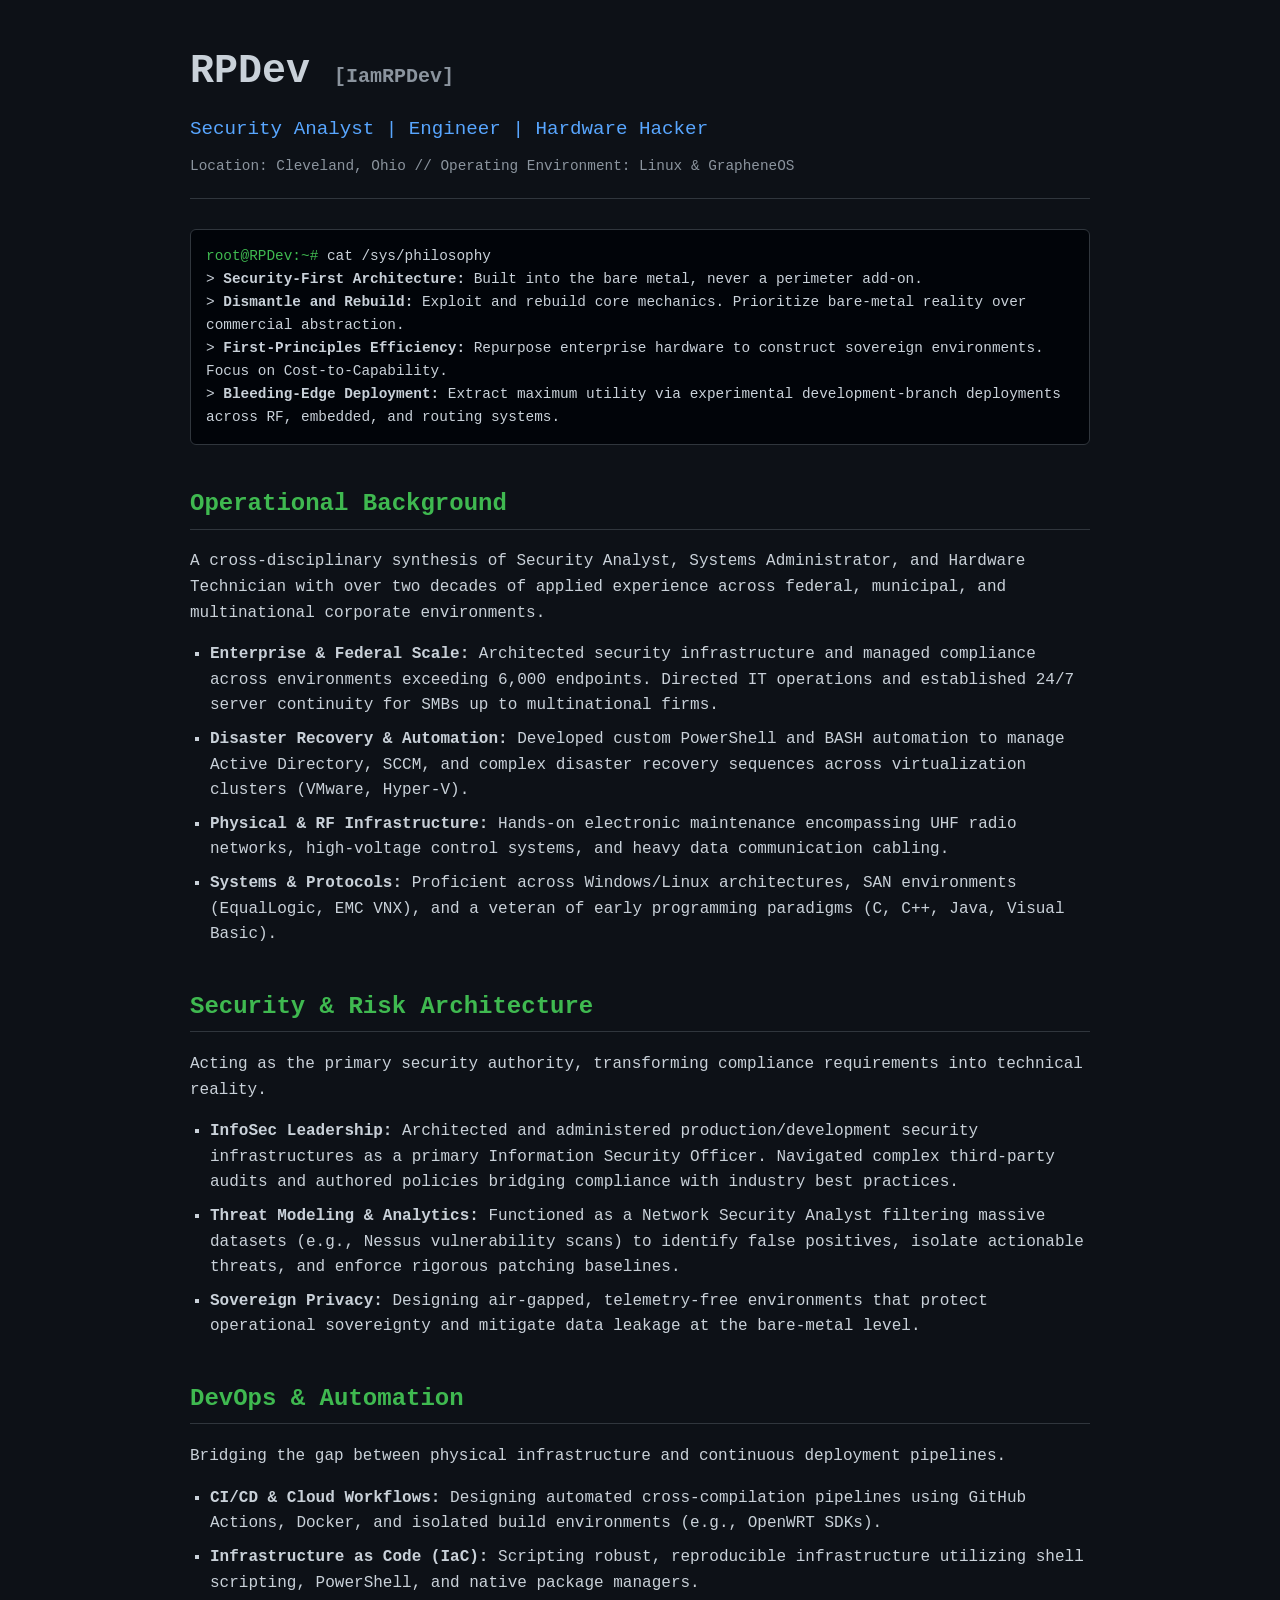
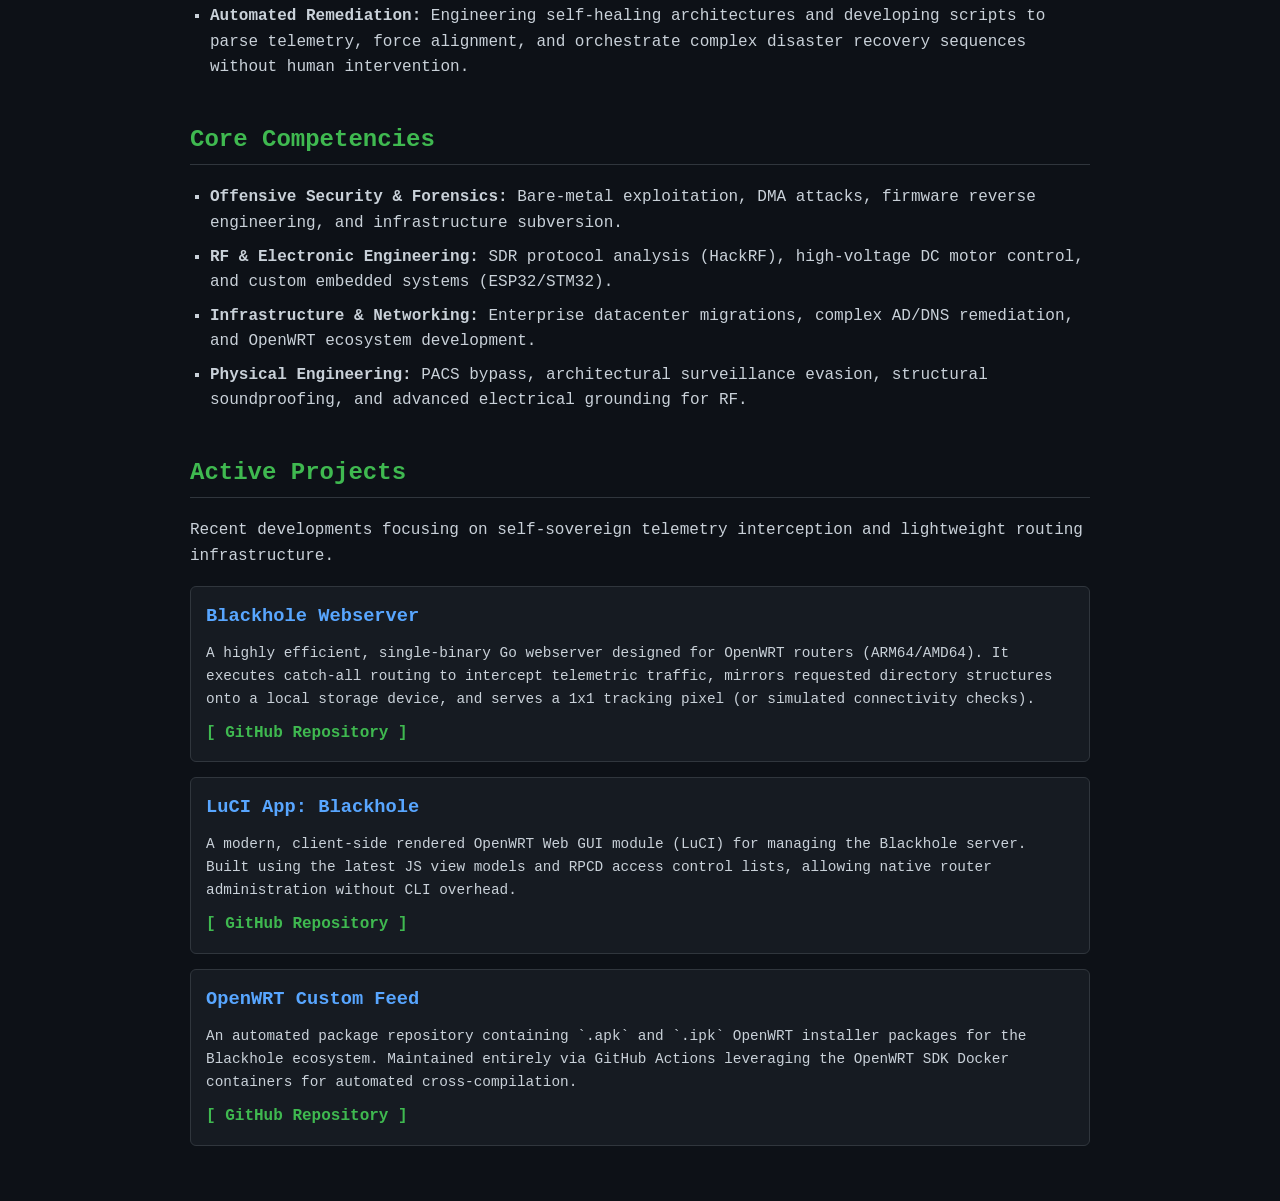
<file: index.html>
<!DOCTYPE html>
<html lang="en">
<head>
    <meta charset="UTF-8">
    <meta name="viewport" content="width=device-width, initial-scale=1.0">
    <title>RPDev | Security Analyst & Engineer</title>
    <style>
        :root {
            --bg-color: #0d1117;
            --text-main: #c9d1d9;
            --accent: #58a6ff;
            --terminal-green: #3fb950;
            --border: #30363d;
        }
        body {
            background-color: var(--bg-color);
            color: var(--text-main);
            font-family: 'Courier New', Courier, monospace;
            line-height: 1.6;
            margin: 0;
            padding: 0;
        }
        .container {
            max-width: 900px;
            margin: 0 auto;
            padding: 40px 20px;
        }
        header {
            border-bottom: 1px solid var(--border);
            padding-bottom: 20px;
            margin-bottom: 30px;
        }
        h1 {
            color: var(--text-main);
            font-size: 2.5em;
            margin: 0 0 10px 0;
        }
        .tagline {
            color: var(--accent);
            font-size: 1.2em;
            margin: 0 0 10px 0;
        }
        .location {
            color: #8b949e;
            font-size: 0.9em;
        }
        h2 {
            color: var(--terminal-green);
            border-bottom: 1px solid var(--border);
            padding-bottom: 5px;
            margin-top: 40px;
        }
        h3 {
            color: var(--text-main);
            margin-bottom: 5px;
        }
        ul {
            list-style-type: square;
            padding-left: 20px;
        }
        li {
            margin-bottom: 8px;
        }
        .project-card {
            border: 1px solid var(--border);
            padding: 15px;
            margin-bottom: 15px;
            border-radius: 6px;
            background-color: #161b22;
        }
        .project-card h3 {
            margin-top: 0;
            color: var(--accent);
        }
        .project-card p {
            margin: 10px 0;
            font-size: 0.9em;
        }
        .project-links a {
            color: var(--terminal-green);
            text-decoration: none;
            margin-right: 15px;
            font-weight: bold;
        }
        .project-links a:hover {
            text-decoration: underline;
        }
        .terminal-block {
            background-color: #010409;
            padding: 15px;
            border-radius: 6px;
            border: 1px solid var(--border);
            font-size: 0.9em;
            overflow-x: auto;
        }
        .prompt {
            color: var(--terminal-green);
        }
    </style>
</head>
<body>
    <div class="container">
        <header>
            <h1>RPDev <span style="color:#8b949e; font-size: 0.5em;">[IamRPDev]</span></h1>
            <div class="tagline">Security Analyst | Engineer | Hardware Hacker</div>
            <div class="location">Location: Cleveland, Ohio // Operating Environment: Linux & GrapheneOS</div>
        </header>

        <div class="terminal-block">
            <span class="prompt">root@RPDev:~#</span> cat /sys/philosophy
            <br>
            > <strong>Security-First Architecture:</strong> Built into the bare metal, never a perimeter add-on.<br>
            > <strong>Dismantle and Rebuild:</strong> Exploit and rebuild core mechanics. Prioritize bare-metal reality over commercial abstraction.<br>
            > <strong>First-Principles Efficiency:</strong> Repurpose enterprise hardware to construct sovereign environments. Focus on Cost-to-Capability.<br>
            > <strong>Bleeding-Edge Deployment:</strong> Extract maximum utility via experimental development-branch deployments across RF, embedded, and routing systems.
        </div>

        <section>
            <h2>Operational Background</h2>
            <p>A cross-disciplinary synthesis of Security Analyst, Systems Administrator, and Hardware Technician with over two decades of applied experience across federal, municipal, and multinational corporate environments.</p>
            <ul>
                <li><strong>Enterprise & Federal Scale:</strong> Architected security infrastructure and managed compliance across environments exceeding 6,000 endpoints. Directed IT operations and established 24/7 server continuity for SMBs up to multinational firms.</li>
                <li><strong>Disaster Recovery & Automation:</strong> Developed custom PowerShell and BASH automation to manage Active Directory, SCCM, and complex disaster recovery sequences across virtualization clusters (VMware, Hyper-V).</li>
                <li><strong>Physical & RF Infrastructure:</strong> Hands-on electronic maintenance encompassing UHF radio networks, high-voltage control systems, and heavy data communication cabling.</li>
                <li><strong>Systems & Protocols:</strong> Proficient across Windows/Linux architectures, SAN environments (EqualLogic, EMC VNX), and a veteran of early programming paradigms (C, C++, Java, Visual Basic).</li>
            </ul>
        </section>

        <section>
            <h2>Security & Risk Architecture</h2>
            <p>Acting as the primary security authority, transforming compliance requirements into technical reality.</p>
            <ul>
                <li><strong>InfoSec Leadership:</strong> Architected and administered production/development security infrastructures as a primary Information Security Officer. Navigated complex third-party audits and authored policies bridging compliance with industry best practices.</li>
                <li><strong>Threat Modeling & Analytics:</strong> Functioned as a Network Security Analyst filtering massive datasets (e.g., Nessus vulnerability scans) to identify false positives, isolate actionable threats, and enforce rigorous patching baselines.</li>
                <li><strong>Sovereign Privacy:</strong> Designing air-gapped, telemetry-free environments that protect operational sovereignty and mitigate data leakage at the bare-metal level.</li>
            </ul>
        </section>

        <section>
            <h2>DevOps & Automation</h2>
            <p>Bridging the gap between physical infrastructure and continuous deployment pipelines.</p>
            <ul>
                <li><strong>CI/CD & Cloud Workflows:</strong> Designing automated cross-compilation pipelines using GitHub Actions, Docker, and isolated build environments (e.g., OpenWRT SDKs).</li>
                <li><strong>Infrastructure as Code (IaC):</strong> Scripting robust, reproducible infrastructure utilizing shell scripting, PowerShell, and native package managers.</li>
                <li><strong>Automated Remediation:</strong> Engineering self-healing architectures and developing scripts to parse telemetry, force alignment, and orchestrate complex disaster recovery sequences without human intervention.</li>
            </ul>
        </section>

        <section>
            <h2>Core Competencies</h2>
            <ul>
                <li><strong>Offensive Security & Forensics:</strong> Bare-metal exploitation, DMA attacks, firmware reverse engineering, and infrastructure subversion.</li>
                <li><strong>RF & Electronic Engineering:</strong> SDR protocol analysis (HackRF), high-voltage DC motor control, and custom embedded systems (ESP32/STM32).</li>
                <li><strong>Infrastructure & Networking:</strong> Enterprise datacenter migrations, complex AD/DNS remediation, and OpenWRT ecosystem development.</li>
                <li><strong>Physical Engineering:</strong> PACS bypass, architectural surveillance evasion, structural soundproofing, and advanced electrical grounding for RF.</li>
            </ul>
        </section>

        <section>
            <h2>Active Projects</h2>
            <p>Recent developments focusing on self-sovereign telemetry interception and lightweight routing infrastructure.</p>
            
            <div class="project-card">
                <h3>Blackhole Webserver</h3>
                <p>A highly efficient, single-binary Go webserver designed for OpenWRT routers (ARM64/AMD64). It executes catch-all routing to intercept telemetric traffic, mirrors requested directory structures onto a local storage device, and serves a 1x1 tracking pixel (or simulated connectivity checks).</p>
                <div class="project-links">
                    <a href="https://github.com/IamRPDev/blackhole-server" target="_blank">[ GitHub Repository ]</a>
                </div>
            </div>

            <div class="project-card">
                <h3>LuCI App: Blackhole</h3>
                <p>A modern, client-side rendered OpenWRT Web GUI module (LuCI) for managing the Blackhole server. Built using the latest JS view models and RPCD access control lists, allowing native router administration without CLI overhead.</p>
                <div class="project-links">
                    <a href="https://github.com/IamRPDev/luci-app-blackhole" target="_blank">[ GitHub Repository ]</a>
                </div>
            </div>

            <div class="project-card">
                <h3>OpenWRT Custom Feed</h3>
                <p>An automated package repository containing `.apk` and `.ipk` OpenWRT installer packages for the Blackhole ecosystem. Maintained entirely via GitHub Actions leveraging the OpenWRT SDK Docker containers for automated cross-compilation.</p>
                <div class="project-links">
                    <a href="https://github.com/IamRPDev/openwrt-blackhole-feed" target="_blank">[ GitHub Repository ]</a>
                </div>
            </div>
        </section>
    </div>
</body>
</html>
</file>
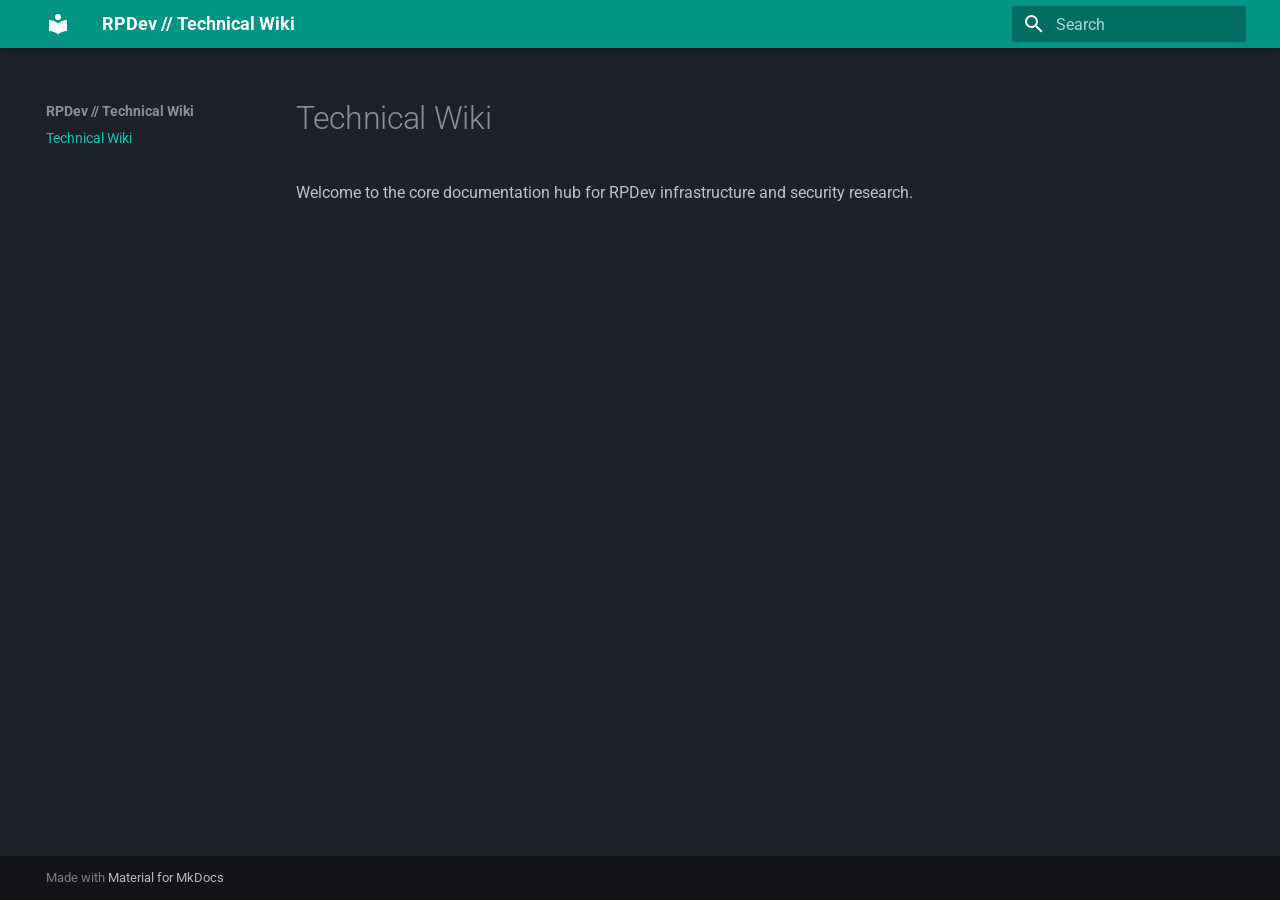
<file: wiki/index.html>
<!doctype html>
<html lang="en" class="no-js">
  <head>
    
      <meta charset="utf-8">
      <meta name="viewport" content="width=device-width,initial-scale=1">
      
      
      
      
      
      
        
      
      
      <link rel="icon" href="assets/images/favicon.png">
      <meta name="generator" content="mkdocs-1.6.1, mkdocs-material-9.7.6">
    
    
      
        <title>RPDev // Technical Wiki</title>
      
    
    
      <link rel="stylesheet" href="assets/stylesheets/main.484c7ddc.min.css">
      
        
        <link rel="stylesheet" href="assets/stylesheets/palette.ab4e12ef.min.css">
      
      


    
    
      
    
    
      
        
        
        <link rel="preconnect" href="https://fonts.gstatic.com" crossorigin>
        <link rel="stylesheet" href="https://fonts.googleapis.com/css?family=Roboto:300,300i,400,400i,700,700i%7CRoboto+Mono:400,400i,700,700i&display=fallback">
        <style>:root{--md-text-font:"Roboto";--md-code-font:"Roboto Mono"}</style>
      
    
    
    <script>__md_scope=new URL(".",location),__md_hash=e=>[...e].reduce(((e,_)=>(e<<5)-e+_.charCodeAt(0)),0),__md_get=(e,_=localStorage,t=__md_scope)=>JSON.parse(_.getItem(t.pathname+"."+e)),__md_set=(e,_,t=localStorage,a=__md_scope)=>{try{t.setItem(a.pathname+"."+e,JSON.stringify(_))}catch(e){}}</script>
    
      

    
    
  </head>
  
  
    
    
    
    
    
    <body dir="ltr" data-md-color-scheme="slate" data-md-color-primary="teal" data-md-color-accent="indigo">
  
    
    <input class="md-toggle" data-md-toggle="drawer" type="checkbox" id="__drawer" autocomplete="off">
    <input class="md-toggle" data-md-toggle="search" type="checkbox" id="__search" autocomplete="off">
    <label class="md-overlay" for="__drawer"></label>
    <div data-md-component="skip">
      
        
        <a href="#technical-wiki" class="md-skip">
          Skip to content
        </a>
      
    </div>
    <div data-md-component="announce">
      
    </div>
    
    
      

  

<header class="md-header md-header--shadow" data-md-component="header">
  <nav class="md-header__inner md-grid" aria-label="Header">
    <a href="." title="RPDev // Technical Wiki" class="md-header__button md-logo" aria-label="RPDev // Technical Wiki" data-md-component="logo">
      
  
  <svg xmlns="http://www.w3.org/2000/svg" viewBox="0 0 24 24"><path d="M12 8a3 3 0 0 0 3-3 3 3 0 0 0-3-3 3 3 0 0 0-3 3 3 3 0 0 0 3 3m0 3.54C9.64 9.35 6.5 8 3 8v11c3.5 0 6.64 1.35 9 3.54 2.36-2.19 5.5-3.54 9-3.54V8c-3.5 0-6.64 1.35-9 3.54"/></svg>

    </a>
    <label class="md-header__button md-icon" for="__drawer">
      
      <svg xmlns="http://www.w3.org/2000/svg" viewBox="0 0 24 24"><path d="M3 6h18v2H3zm0 5h18v2H3zm0 5h18v2H3z"/></svg>
    </label>
    <div class="md-header__title" data-md-component="header-title">
      <div class="md-header__ellipsis">
        <div class="md-header__topic">
          <span class="md-ellipsis">
            RPDev // Technical Wiki
          </span>
        </div>
        <div class="md-header__topic" data-md-component="header-topic">
          <span class="md-ellipsis">
            
              Technical Wiki
            
          </span>
        </div>
      </div>
    </div>
    
      
    
    
    
    
      
      
        <label class="md-header__button md-icon" for="__search">
          
          <svg xmlns="http://www.w3.org/2000/svg" viewBox="0 0 24 24"><path d="M9.5 3A6.5 6.5 0 0 1 16 9.5c0 1.61-.59 3.09-1.56 4.23l.27.27h.79l5 5-1.5 1.5-5-5v-.79l-.27-.27A6.52 6.52 0 0 1 9.5 16 6.5 6.5 0 0 1 3 9.5 6.5 6.5 0 0 1 9.5 3m0 2C7 5 5 7 5 9.5S7 14 9.5 14 14 12 14 9.5 12 5 9.5 5"/></svg>
        </label>
        <div class="md-search" data-md-component="search" role="dialog">
  <label class="md-search__overlay" for="__search"></label>
  <div class="md-search__inner" role="search">
    <form class="md-search__form" name="search">
      <input type="text" class="md-search__input" name="query" aria-label="Search" placeholder="Search" autocapitalize="off" autocorrect="off" autocomplete="off" spellcheck="false" data-md-component="search-query" required>
      <label class="md-search__icon md-icon" for="__search">
        
        <svg xmlns="http://www.w3.org/2000/svg" viewBox="0 0 24 24"><path d="M9.5 3A6.5 6.5 0 0 1 16 9.5c0 1.61-.59 3.09-1.56 4.23l.27.27h.79l5 5-1.5 1.5-5-5v-.79l-.27-.27A6.52 6.52 0 0 1 9.5 16 6.5 6.5 0 0 1 3 9.5 6.5 6.5 0 0 1 9.5 3m0 2C7 5 5 7 5 9.5S7 14 9.5 14 14 12 14 9.5 12 5 9.5 5"/></svg>
        
        <svg xmlns="http://www.w3.org/2000/svg" viewBox="0 0 24 24"><path d="M20 11v2H8l5.5 5.5-1.42 1.42L4.16 12l7.92-7.92L13.5 5.5 8 11z"/></svg>
      </label>
      <nav class="md-search__options" aria-label="Search">
        
        <button type="reset" class="md-search__icon md-icon" title="Clear" aria-label="Clear" tabindex="-1">
          
          <svg xmlns="http://www.w3.org/2000/svg" viewBox="0 0 24 24"><path d="M19 6.41 17.59 5 12 10.59 6.41 5 5 6.41 10.59 12 5 17.59 6.41 19 12 13.41 17.59 19 19 17.59 13.41 12z"/></svg>
        </button>
      </nav>
      
    </form>
    <div class="md-search__output">
      <div class="md-search__scrollwrap" tabindex="0" data-md-scrollfix>
        <div class="md-search-result" data-md-component="search-result">
          <div class="md-search-result__meta">
            Initializing search
          </div>
          <ol class="md-search-result__list" role="presentation"></ol>
        </div>
      </div>
    </div>
  </div>
</div>
      
    
    
  </nav>
  
</header>
    
    <div class="md-container" data-md-component="container">
      
      
        
          
        
      
      <main class="md-main" data-md-component="main">
        <div class="md-main__inner md-grid">
          
            
              
              <div class="md-sidebar md-sidebar--primary" data-md-component="sidebar" data-md-type="navigation" >
                <div class="md-sidebar__scrollwrap">
                  <div class="md-sidebar__inner">
                    



<nav class="md-nav md-nav--primary" aria-label="Navigation" data-md-level="0">
  <label class="md-nav__title" for="__drawer">
    <a href="." title="RPDev // Technical Wiki" class="md-nav__button md-logo" aria-label="RPDev // Technical Wiki" data-md-component="logo">
      
  
  <svg xmlns="http://www.w3.org/2000/svg" viewBox="0 0 24 24"><path d="M12 8a3 3 0 0 0 3-3 3 3 0 0 0-3-3 3 3 0 0 0-3 3 3 3 0 0 0 3 3m0 3.54C9.64 9.35 6.5 8 3 8v11c3.5 0 6.64 1.35 9 3.54 2.36-2.19 5.5-3.54 9-3.54V8c-3.5 0-6.64 1.35-9 3.54"/></svg>

    </a>
    RPDev // Technical Wiki
  </label>
  
  <ul class="md-nav__list" data-md-scrollfix>
    
      
      
  
  
    
  
  
  
    <li class="md-nav__item md-nav__item--active">
      
      <input class="md-nav__toggle md-toggle" type="checkbox" id="__toc">
      
      
        
      
      
      <a href="." class="md-nav__link md-nav__link--active">
        
  
  
  <span class="md-ellipsis">
    
  
    Technical Wiki
  

    
  </span>
  
  

      </a>
      
    </li>
  

    
  </ul>
</nav>
                  </div>
                </div>
              </div>
            
            
              
              <div class="md-sidebar md-sidebar--secondary" data-md-component="sidebar" data-md-type="toc" >
                <div class="md-sidebar__scrollwrap">
                  <div class="md-sidebar__inner">
                    

<nav class="md-nav md-nav--secondary" aria-label="Table of contents">
  
  
  
    
  
  
</nav>
                  </div>
                </div>
              </div>
            
          
          
            <div class="md-content" data-md-component="content">
              
              <article class="md-content__inner md-typeset">
                
                  



<h1 id="technical-wiki">Technical Wiki</h1>
<p>Welcome to the core documentation hub for RPDev infrastructure and security research.</p>












                
              </article>
            </div>
          
          
<script>var target=document.getElementById(location.hash.slice(1));target&&target.name&&(target.checked=target.name.startsWith("__tabbed_"))</script>
        </div>
        
      </main>
      
        <footer class="md-footer">
  
  <div class="md-footer-meta md-typeset">
    <div class="md-footer-meta__inner md-grid">
      <div class="md-copyright">
  
  
    Made with
    <a href="https://squidfunk.github.io/mkdocs-material/" target="_blank" rel="noopener">
      Material for MkDocs
    </a>
  
</div>
      
    </div>
  </div>
</footer>
      
    </div>
    <div class="md-dialog" data-md-component="dialog">
      <div class="md-dialog__inner md-typeset"></div>
    </div>
    
    
    
      
      
      <script id="__config" type="application/json">{"annotate": null, "base": ".", "features": [], "search": "assets/javascripts/workers/search.2c215733.min.js", "tags": null, "translations": {"clipboard.copied": "Copied to clipboard", "clipboard.copy": "Copy to clipboard", "search.result.more.one": "1 more on this page", "search.result.more.other": "# more on this page", "search.result.none": "No matching documents", "search.result.one": "1 matching document", "search.result.other": "# matching documents", "search.result.placeholder": "Type to start searching", "search.result.term.missing": "Missing", "select.version": "Select version"}, "version": null}</script>
    
    
      <script src="assets/javascripts/bundle.79ae519e.min.js"></script>
      
    
  </body>
</html>
</file>
<file: wiki/assets/stylesheets/main.484c7ddc.min.css>
@charset "UTF-8";html{-webkit-text-size-adjust:none;-moz-text-size-adjust:none;text-size-adjust:none;box-sizing:border-box}*,:after,:before{box-sizing:inherit}@media (prefers-reduced-motion){*,:after,:before{transition:none!important}}body{margin:0}a,button,input,label{-webkit-tap-highlight-color:transparent}a{color:inherit;text-decoration:none}hr{border:0;box-sizing:initial;display:block;height:.05rem;overflow:visible;padding:0}small{font-size:80%}sub,sup{line-height:1em}img{border-style:none}table{border-collapse:initial;border-spacing:0}td,th{font-weight:400;vertical-align:top}button{background:#0000;border:0;font-family:inherit;font-size:inherit;margin:0;padding:0}input{border:0;outline:none}:root{--md-primary-fg-color:#4051b5;--md-primary-fg-color--light:#5d6cc0;--md-primary-fg-color--dark:#303fa1;--md-primary-bg-color:#fff;--md-primary-bg-color--light:#ffffffb3;--md-accent-fg-color:#526cfe;--md-accent-fg-color--transparent:#526cfe1a;--md-accent-bg-color:#fff;--md-accent-bg-color--light:#ffffffb3}[data-md-color-scheme=default]{color-scheme:light}[data-md-color-scheme=default] img[src$="#gh-dark-mode-only"],[data-md-color-scheme=default] img[src$="#only-dark"]{display:none}:root,[data-md-color-scheme=default]{--md-hue:225deg;--md-default-fg-color:#000000de;--md-default-fg-color--light:#0000008a;--md-default-fg-color--lighter:#00000052;--md-default-fg-color--lightest:#00000012;--md-default-bg-color:#fff;--md-default-bg-color--light:#ffffffb3;--md-default-bg-color--lighter:#ffffff4d;--md-default-bg-color--lightest:#ffffff1f;--md-code-fg-color:#36464e;--md-code-bg-color:#f5f5f5;--md-code-bg-color--light:#f5f5f5b3;--md-code-bg-color--lighter:#f5f5f54d;--md-code-hl-color:#4287ff;--md-code-hl-color--light:#4287ff1a;--md-code-hl-number-color:#d52a2a;--md-code-hl-special-color:#db1457;--md-code-hl-function-color:#a846b9;--md-code-hl-constant-color:#6e59d9;--md-code-hl-keyword-color:#3f6ec6;--md-code-hl-string-color:#1c7d4d;--md-code-hl-name-color:var(--md-code-fg-color);--md-code-hl-operator-color:var(--md-default-fg-color--light);--md-code-hl-punctuation-color:var(--md-default-fg-color--light);--md-code-hl-comment-color:var(--md-default-fg-color--light);--md-code-hl-generic-color:var(--md-default-fg-color--light);--md-code-hl-variable-color:var(--md-default-fg-color--light);--md-typeset-color:var(--md-default-fg-color);--md-typeset-a-color:var(--md-primary-fg-color);--md-typeset-del-color:#f5503d26;--md-typeset-ins-color:#0bd57026;--md-typeset-kbd-color:#fafafa;--md-typeset-kbd-accent-color:#fff;--md-typeset-kbd-border-color:#b8b8b8;--md-typeset-mark-color:#ffff0080;--md-typeset-table-color:#0000001f;--md-typeset-table-color--light:rgba(0,0,0,.035);--md-admonition-fg-color:var(--md-default-fg-color);--md-admonition-bg-color:var(--md-default-bg-color);--md-warning-fg-color:#000000de;--md-warning-bg-color:#ff9;--md-footer-fg-color:#fff;--md-footer-fg-color--light:#ffffffb3;--md-footer-fg-color--lighter:#ffffff73;--md-footer-bg-color:#000000de;--md-footer-bg-color--dark:#00000052;--md-shadow-z1:0 0.2rem 0.5rem #0000000d,0 0 0.05rem #0000001a;--md-shadow-z2:0 0.2rem 0.5rem #0000001a,0 0 0.05rem #00000040;--md-shadow-z3:0 0.2rem 0.5rem #0003,0 0 0.05rem #00000059}.md-icon svg{fill:currentcolor;display:block;height:1.2rem;width:1.2rem}body{-webkit-font-smoothing:antialiased;-moz-osx-font-smoothing:grayscale;--md-text-font-family:var(--md-text-font,_),-apple-system,BlinkMacSystemFont,Helvetica,Arial,sans-serif;--md-code-font-family:var(--md-code-font,_),SFMono-Regular,Consolas,Menlo,monospace}aside,body,input{font-feature-settings:"kern","liga";color:var(--md-typeset-color);font-family:var(--md-text-font-family)}code,kbd,pre{font-feature-settings:"kern";font-family:var(--md-code-font-family)}:root{--md-typeset-table-sort-icon:url('data:image/svg+xml;charset=utf-8,<svg xmlns="http://www.w3.org/2000/svg" viewBox="0 0 24 24"><path d="m18 21-4-4h3V7h-3l4-4 4 4h-3v10h3M2 19v-2h10v2M2 13v-2h7v2M2 7V5h4v2z"/></svg>');--md-typeset-table-sort-icon--asc:url('data:image/svg+xml;charset=utf-8,<svg xmlns="http://www.w3.org/2000/svg" viewBox="0 0 24 24"><path d="M19 17h3l-4 4-4-4h3V3h2M2 17h10v2H2M6 5v2H2V5m0 6h7v2H2z"/></svg>');--md-typeset-table-sort-icon--desc:url('data:image/svg+xml;charset=utf-8,<svg xmlns="http://www.w3.org/2000/svg" viewBox="0 0 24 24"><path d="M19 7h3l-4-4-4 4h3v14h2M2 17h10v2H2M6 5v2H2V5m0 6h7v2H2z"/></svg>')}.md-typeset{-webkit-print-color-adjust:exact;color-adjust:exact;font-size:.8rem;line-height:1.6;overflow-wrap:break-word}@media print{.md-typeset{font-size:.68rem}}.md-typeset blockquote,.md-typeset dl,.md-typeset figure,.md-typeset ol,.md-typeset pre,.md-typeset ul{margin-bottom:1em;margin-top:1em}.md-typeset h1{color:var(--md-default-fg-color--light);font-size:2em;line-height:1.3;margin:0 0 1.25em}.md-typeset h1,.md-typeset h2{font-weight:300;letter-spacing:-.01em}.md-typeset h2{font-size:1.5625em;line-height:1.4;margin:1.6em 0 .64em}.md-typeset h3{font-size:1.25em;font-weight:400;letter-spacing:-.01em;line-height:1.5;margin:1.6em 0 .8em}.md-typeset h2+h3{margin-top:.8em}.md-typeset h4{font-weight:700;letter-spacing:-.01em;margin:1em 0}.md-typeset h5,.md-typeset h6{color:var(--md-default-fg-color--light);font-size:.8em;font-weight:700;letter-spacing:-.01em;margin:1.25em 0}.md-typeset h5{text-transform:uppercase}.md-typeset h5 code{text-transform:none}.md-typeset hr{border-bottom:.05rem solid var(--md-default-fg-color--lightest);display:flow-root;margin:1.5em 0}.md-typeset a{color:var(--md-typeset-a-color);word-break:break-word}.md-typeset a,.md-typeset a:before{transition:color 125ms}.md-typeset a:focus,.md-typeset a:hover{color:var(--md-accent-fg-color)}.md-typeset a:focus code,.md-typeset a:hover code{background-color:var(--md-accent-fg-color--transparent);color:var(--md-accent-fg-color)}.md-typeset a code{color:var(--md-typeset-a-color)}.md-typeset a.focus-visible{outline-color:var(--md-accent-fg-color);outline-offset:.2rem}.md-typeset code,.md-typeset kbd,.md-typeset pre{color:var(--md-code-fg-color);direction:ltr;font-variant-ligatures:none;transition:background-color 125ms}@media print{.md-typeset code,.md-typeset kbd,.md-typeset pre{white-space:pre-wrap}}.md-typeset code{background-color:var(--md-code-bg-color);border-radius:.1rem;-webkit-box-decoration-break:clone;box-decoration-break:clone;font-size:.85em;padding:0 .2941176471em;transition:color 125ms,background-color 125ms;word-break:break-word}.md-typeset code:not(.focus-visible){-webkit-tap-highlight-color:transparent;outline:none}.md-typeset pre{display:flow-root;line-height:1.4;position:relative}.md-typeset pre>code{-webkit-box-decoration-break:slice;box-decoration-break:slice;box-shadow:none;display:block;margin:0;outline-color:var(--md-accent-fg-color);overflow:auto;padding:.7720588235em 1.1764705882em;scrollbar-color:var(--md-default-fg-color--lighter) #0000;scrollbar-width:thin;touch-action:auto;word-break:normal}.md-typeset pre>code:hover{scrollbar-color:var(--md-accent-fg-color) #0000}.md-typeset pre>code::-webkit-scrollbar{height:.2rem;width:.2rem}.md-typeset pre>code::-webkit-scrollbar-thumb{background-color:var(--md-default-fg-color--lighter)}.md-typeset pre>code::-webkit-scrollbar-thumb:hover{background-color:var(--md-accent-fg-color)}.md-typeset kbd{background-color:var(--md-typeset-kbd-color);border-radius:.1rem;box-shadow:0 .1rem 0 .05rem var(--md-typeset-kbd-border-color),0 .1rem 0 var(--md-typeset-kbd-border-color),0 -.1rem .2rem var(--md-typeset-kbd-accent-color) inset;color:var(--md-default-fg-color);display:inline-block;font-size:.75em;padding:0 .6666666667em;vertical-align:text-top;word-break:break-word}.md-typeset mark{background-color:var(--md-typeset-mark-color);-webkit-box-decoration-break:clone;box-decoration-break:clone;color:inherit;word-break:break-word}.md-typeset abbr{cursor:help;text-decoration:none}.md-typeset [data-preview],.md-typeset abbr{border-bottom:.05rem dotted var(--md-default-fg-color--light)}.md-typeset small{opacity:.75}[dir=ltr] .md-typeset sub,[dir=ltr] .md-typeset sup{margin-left:.078125em}[dir=rtl] .md-typeset sub,[dir=rtl] .md-typeset sup{margin-right:.078125em}[dir=ltr] .md-typeset blockquote{padding-left:.6rem}[dir=rtl] .md-typeset blockquote{padding-right:.6rem}[dir=ltr] .md-typeset blockquote{border-left:.2rem solid var(--md-default-fg-color--lighter)}[dir=rtl] .md-typeset blockquote{border-right:.2rem solid var(--md-default-fg-color--lighter)}.md-typeset blockquote{color:var(--md-default-fg-color--light);margin-left:0;margin-right:0}.md-typeset ul{list-style-type:disc}.md-typeset ul[type]{list-style-type:revert-layer}[dir=ltr] .md-typeset ol,[dir=ltr] .md-typeset ul{margin-left:.625em}[dir=rtl] .md-typeset ol,[dir=rtl] .md-typeset ul{margin-right:.625em}.md-typeset ol,.md-typeset ul{padding:0}.md-typeset ol:not([hidden]),.md-typeset ul:not([hidden]){display:flow-root}.md-typeset ol ol,.md-typeset ul ol{list-style-type:lower-alpha}.md-typeset ol ol ol,.md-typeset ul ol ol{list-style-type:lower-roman}.md-typeset ol ol ol ol,.md-typeset ul ol ol ol{list-style-type:upper-alpha}.md-typeset ol ol ol ol ol,.md-typeset ul ol ol ol ol{list-style-type:upper-roman}.md-typeset ol[type],.md-typeset ul[type]{list-style-type:revert-layer}[dir=ltr] .md-typeset ol li,[dir=ltr] .md-typeset ul li{margin-left:1.25em}[dir=rtl] .md-typeset ol li,[dir=rtl] .md-typeset ul li{margin-right:1.25em}.md-typeset ol li,.md-typeset ul li{margin-bottom:.5em}.md-typeset ol li blockquote,.md-typeset ol li p,.md-typeset ul li blockquote,.md-typeset ul li p{margin:.5em 0}.md-typeset ol li:last-child,.md-typeset ul li:last-child{margin-bottom:0}[dir=ltr] .md-typeset ol li ol,[dir=ltr] .md-typeset ol li ul,[dir=ltr] .md-typeset ul li ol,[dir=ltr] .md-typeset ul li ul{margin-left:.625em}[dir=rtl] .md-typeset ol li ol,[dir=rtl] .md-typeset ol li ul,[dir=rtl] .md-typeset ul li ol,[dir=rtl] .md-typeset ul li ul{margin-right:.625em}.md-typeset ol li ol,.md-typeset ol li ul,.md-typeset ul li ol,.md-typeset ul li ul{margin-bottom:.5em;margin-top:.5em}[dir=ltr] .md-typeset dd{margin-left:1.875em}[dir=rtl] .md-typeset dd{margin-right:1.875em}.md-typeset dd{margin-bottom:1.5em;margin-top:1em}.md-typeset img,.md-typeset svg,.md-typeset video{height:auto;max-width:100%}.md-typeset img[align=left]{margin:1em 1em 1em 0}.md-typeset img[align=right]{margin:1em 0 1em 1em}.md-typeset img[align]:only-child{margin-top:0}.md-typeset figure{display:flow-root;margin:1em auto;max-width:100%;text-align:center;width:fit-content}.md-typeset figure img{display:block;margin:0 auto}.md-typeset figcaption{font-style:italic;margin:1em auto;max-width:24rem}.md-typeset iframe{max-width:100%}.md-typeset table:not([class]){background-color:var(--md-default-bg-color);border:.05rem solid var(--md-typeset-table-color);border-radius:.1rem;display:inline-block;font-size:.64rem;max-width:100%;overflow:auto;touch-action:auto}@media print{.md-typeset table:not([class]){display:table}}.md-typeset table:not([class])+*{margin-top:1.5em}.md-typeset table:not([class]) td>:first-child,.md-typeset table:not([class]) th>:first-child{margin-top:0}.md-typeset table:not([class]) td>:last-child,.md-typeset table:not([class]) th>:last-child{margin-bottom:0}.md-typeset table:not([class]) td:not([align]),.md-typeset table:not([class]) th:not([align]){text-align:left}[dir=rtl] .md-typeset table:not([class]) td:not([align]),[dir=rtl] .md-typeset table:not([class]) th:not([align]){text-align:right}.md-typeset table:not([class]) th{font-weight:700;min-width:5rem;padding:.9375em 1.25em;vertical-align:top}.md-typeset table:not([class]) td{border-top:.05rem solid var(--md-typeset-table-color);padding:.9375em 1.25em;vertical-align:top}.md-typeset table:not([class]) tbody tr{transition:background-color 125ms}.md-typeset table:not([class]) tbody tr:hover{background-color:var(--md-typeset-table-color--light);box-shadow:0 .05rem 0 var(--md-default-bg-color) inset}.md-typeset table:not([class]) a{word-break:normal}.md-typeset table th[role=columnheader]{cursor:pointer}[dir=ltr] .md-typeset table th[role=columnheader]:after{margin-left:.5em}[dir=rtl] .md-typeset table th[role=columnheader]:after{margin-right:.5em}.md-typeset table th[role=columnheader]:after{content:"";display:inline-block;height:1.2em;-webkit-mask-image:var(--md-typeset-table-sort-icon);mask-image:var(--md-typeset-table-sort-icon);-webkit-mask-repeat:no-repeat;mask-repeat:no-repeat;-webkit-mask-size:contain;mask-size:contain;transition:background-color 125ms;vertical-align:text-bottom;width:1.2em}.md-typeset table th[role=columnheader]:hover:after{background-color:var(--md-default-fg-color--lighter)}.md-typeset table th[role=columnheader][aria-sort=ascending]:after{background-color:var(--md-default-fg-color--light);-webkit-mask-image:var(--md-typeset-table-sort-icon--asc);mask-image:var(--md-typeset-table-sort-icon--asc)}.md-typeset table th[role=columnheader][aria-sort=descending]:after{background-color:var(--md-default-fg-color--light);-webkit-mask-image:var(--md-typeset-table-sort-icon--desc);mask-image:var(--md-typeset-table-sort-icon--desc)}.md-typeset__scrollwrap{margin:1em -.8rem;overflow-x:auto;touch-action:auto}.md-typeset__table{display:inline-block;margin-bottom:.5em;padding:0 .8rem}@media print{.md-typeset__table{display:block}}html .md-typeset__table table{display:table;margin:0;overflow:hidden;width:100%}@media screen and (max-width:44.984375em){.md-content__inner>pre{margin:1em -.8rem}.md-content__inner>pre code{border-radius:0}}.md-typeset .md-author{border-radius:100%;display:block;flex-shrink:0;height:1.6rem;overflow:hidden;position:relative;transition:color 125ms,transform 125ms;width:1.6rem}.md-typeset .md-author img{display:block}.md-typeset .md-author--more{background:var(--md-default-fg-color--lightest);color:var(--md-default-fg-color--lighter);font-size:.6rem;font-weight:700;line-height:1.6rem;text-align:center}.md-typeset .md-author--long{height:2.4rem;width:2.4rem}.md-typeset a.md-author{transform:scale(1)}.md-typeset a.md-author img{border-radius:100%;filter:grayscale(100%) opacity(75%);transition:filter 125ms}.md-typeset a.md-author:focus,.md-typeset a.md-author:hover{transform:scale(1.1);z-index:1}.md-typeset a.md-author:focus img,.md-typeset a.md-author:hover img{filter:grayscale(0)}.md-banner{background-color:var(--md-footer-bg-color);color:var(--md-footer-fg-color);overflow:auto}@media print{.md-banner{display:none}}.md-banner--warning{background-color:var(--md-warning-bg-color);color:var(--md-warning-fg-color)}.md-banner__inner{font-size:.7rem;margin:.6rem auto;padding:0 .8rem}[dir=ltr] .md-banner__button{float:right}[dir=rtl] .md-banner__button{float:left}.md-banner__button{color:inherit;cursor:pointer;transition:opacity .25s}.no-js .md-banner__button{display:none}.md-banner__button:hover{opacity:.7}html{font-size:125%;height:100%;overflow-x:hidden}@media screen and (min-width:100em){html{font-size:137.5%}}@media screen and (min-width:125em){html{font-size:150%}}body{background-color:var(--md-default-bg-color);display:flex;flex-direction:column;font-size:.5rem;min-height:100%;position:relative;width:100%}@media print{body{display:block}}@media screen and (max-width:59.984375em){body[data-md-scrolllock]{position:fixed}}.md-grid{margin-left:auto;margin-right:auto;max-width:61rem}.md-container{display:flex;flex-direction:column;flex-grow:1}@media print{.md-container{display:block}}.md-main{flex-grow:1}.md-main__inner{display:flex;height:100%;margin-top:1.5rem}.md-ellipsis{overflow:hidden;text-overflow:ellipsis}.md-toggle{display:none}.md-option{height:0;opacity:0;position:absolute;width:0}.md-option:checked+label:not([hidden]){display:block}.md-option.focus-visible+label{outline-color:var(--md-accent-fg-color);outline-style:auto}.md-skip{background-color:var(--md-default-fg-color);border-radius:.1rem;color:var(--md-default-bg-color);font-size:.64rem;margin:.5rem;opacity:0;outline-color:var(--md-accent-fg-color);padding:.3rem .5rem;position:fixed;transform:translateY(.4rem);z-index:-1}.md-skip:focus{opacity:1;transform:translateY(0);transition:transform .25s cubic-bezier(.4,0,.2,1),opacity 175ms 75ms;z-index:10}@page{margin:25mm}:root{--md-clipboard-icon:url('data:image/svg+xml;charset=utf-8,<svg xmlns="http://www.w3.org/2000/svg" viewBox="0 0 24 24"><path d="M19 21H8V7h11m0-2H8a2 2 0 0 0-2 2v14a2 2 0 0 0 2 2h11a2 2 0 0 0 2-2V7a2 2 0 0 0-2-2m-3-4H4a2 2 0 0 0-2 2v14h2V3h12z"/></svg>')}.md-clipboard{border-radius:.1rem;color:var(--md-default-fg-color--lightest);cursor:pointer;height:1.5em;outline-color:var(--md-accent-fg-color);outline-offset:.1rem;transition:color .25s;width:1.5em;z-index:1}@media print{.md-clipboard{display:none}}.md-clipboard:not(.focus-visible){-webkit-tap-highlight-color:transparent;outline:none}:hover>.md-clipboard{color:var(--md-default-fg-color--light)}.md-clipboard:focus,.md-clipboard:hover{color:var(--md-accent-fg-color)}.md-clipboard:after{background-color:currentcolor;content:"";display:block;height:1.125em;margin:0 auto;-webkit-mask-image:var(--md-clipboard-icon);mask-image:var(--md-clipboard-icon);-webkit-mask-position:center;mask-position:center;-webkit-mask-repeat:no-repeat;mask-repeat:no-repeat;-webkit-mask-size:contain;mask-size:contain;width:1.125em}.md-clipboard--inline{cursor:pointer}.md-clipboard--inline code{transition:color .25s,background-color .25s}.md-clipboard--inline:focus code,.md-clipboard--inline:hover code{background-color:var(--md-accent-fg-color--transparent);color:var(--md-accent-fg-color)}:root{--md-code-select-icon:url('data:image/svg+xml;charset=utf-8,<svg xmlns="http://www.w3.org/2000/svg" viewBox="0 0 24 24"><path d="M19 19h-4v2h4c1.1 0 2-.9 2-2v-4h-2m0-12h-4v2h4v4h2V5c0-1.1-.9-2-2-2M5 5h4V3H5c-1.1 0-2 .9-2 2v4h2m0 6H3v4c0 1.1.9 2 2 2h4v-2H5zm2-4h2v2H7zm4 0h2v2h-2zm4 0h2v2h-2zM7 7h2v2H7zm4 0h2v2h-2zm4 0h2v2h-2zm-8 8h2v2H7zm4 0h2v2h-2zm4 0h2v2h-2z"/></svg>');--md-code-copy-icon:url('data:image/svg+xml;charset=utf-8,<svg xmlns="http://www.w3.org/2000/svg" viewBox="0 0 24 24"><path d="M19 21H8V7h11m0-2H8a2 2 0 0 0-2 2v14a2 2 0 0 0 2 2h11a2 2 0 0 0 2-2V7a2 2 0 0 0-2-2m-3-4H4a2 2 0 0 0-2 2v14h2V3h12z"/></svg>')}.md-typeset .md-code__content{display:grid}.md-code__nav{background-color:var(--md-code-bg-color--lighter);border-radius:.1rem;display:flex;gap:.2rem;padding:.2rem;position:absolute;right:.25em;top:.25em;transition:background-color .25s;z-index:1}:hover>.md-code__nav{background-color:var(--md-code-bg-color--light)}.md-code__button{color:var(--md-default-fg-color--lightest);cursor:pointer;display:block;height:1.5em;outline-color:var(--md-accent-fg-color);outline-offset:.1rem;transition:color .25s;width:1.5em}:hover>*>.md-code__button{color:var(--md-default-fg-color--light)}.md-code__button.focus-visible,.md-code__button:hover{color:var(--md-accent-fg-color)}.md-code__button--active{color:var(--md-default-fg-color)!important}.md-code__button:after{background-color:currentcolor;content:"";display:block;height:1.125em;margin:0 auto;-webkit-mask-position:center;mask-position:center;-webkit-mask-repeat:no-repeat;mask-repeat:no-repeat;-webkit-mask-size:contain;mask-size:contain;width:1.125em}.md-code__button[data-md-type=select]:after{-webkit-mask-image:var(--md-code-select-icon);mask-image:var(--md-code-select-icon)}.md-code__button[data-md-type=copy]:after{-webkit-mask-image:var(--md-code-copy-icon);mask-image:var(--md-code-copy-icon)}@keyframes consent{0%{opacity:0;transform:translateY(100%)}to{opacity:1;transform:translateY(0)}}@keyframes overlay{0%{opacity:0}to{opacity:1}}.md-consent__overlay{animation:overlay .25s both;-webkit-backdrop-filter:blur(.1rem);backdrop-filter:blur(.1rem);background-color:#0000008a;height:100%;opacity:1;position:fixed;top:0;width:100%;z-index:5}.md-consent__inner{animation:consent .5s cubic-bezier(.1,.7,.1,1) both;background-color:var(--md-default-bg-color);border:0;border-radius:.1rem;bottom:0;box-shadow:0 0 .2rem #0000001a,0 .2rem .4rem #0003;max-height:100%;overflow:auto;padding:0;position:fixed;width:100%;z-index:5}.md-consent__form{padding:.8rem}.md-consent__settings{display:none;margin:1em 0}input:checked+.md-consent__settings{display:block}.md-consent__controls{margin-bottom:.8rem}.md-typeset .md-consent__controls .md-button{display:inline}@media screen and (max-width:44.984375em){.md-typeset .md-consent__controls .md-button{display:block;margin-top:.4rem;text-align:center;width:100%}}.md-consent label{cursor:pointer}.md-content{flex-grow:1;min-width:0}.md-content__inner{margin:0 .8rem 1.2rem;padding-top:.6rem}@media screen and (min-width:76.25em){[dir=ltr] .md-sidebar--primary:not([hidden])~.md-content>.md-content__inner{margin-left:1.2rem}[dir=ltr] .md-sidebar--secondary:not([hidden])~.md-content>.md-content__inner,[dir=rtl] .md-sidebar--primary:not([hidden])~.md-content>.md-content__inner{margin-right:1.2rem}[dir=rtl] .md-sidebar--secondary:not([hidden])~.md-content>.md-content__inner{margin-left:1.2rem}}.md-content__inner:before{content:"";display:block;height:.4rem}.md-content__inner>:last-child{margin-bottom:0}[dir=ltr] .md-content__button{float:right}[dir=rtl] .md-content__button{float:left}[dir=ltr] .md-content__button{margin-left:.4rem}[dir=rtl] .md-content__button{margin-right:.4rem}.md-content__button{margin:.4rem 0;padding:0}@media print{.md-content__button{display:none}}.md-typeset .md-content__button{color:var(--md-default-fg-color--lighter)}.md-content__button svg{display:inline;vertical-align:top}[dir=rtl] .md-content__button svg{transform:scaleX(-1)}[dir=ltr] .md-dialog{right:.8rem}[dir=rtl] .md-dialog{left:.8rem}.md-dialog{background-color:var(--md-default-fg-color);border-radius:.1rem;bottom:.8rem;box-shadow:var(--md-shadow-z3);min-width:11.1rem;opacity:0;padding:.4rem .6rem;pointer-events:none;position:fixed;transform:translateY(100%);transition:transform 0ms .4s,opacity .4s;z-index:4}@media print{.md-dialog{display:none}}.md-dialog--active{opacity:1;pointer-events:auto;transform:translateY(0);transition:transform .4s cubic-bezier(.075,.85,.175,1),opacity .4s}.md-dialog__inner{color:var(--md-default-bg-color);font-size:.7rem}.md-feedback{margin:2em 0 1em;text-align:center}.md-feedback fieldset{border:none;margin:0;padding:0}.md-feedback__title{font-weight:700;margin:1em auto}.md-feedback__inner{position:relative}.md-feedback__list{display:flex;flex-wrap:wrap;place-content:baseline center;position:relative}.md-feedback__list:hover .md-icon:not(:disabled){color:var(--md-default-fg-color--lighter)}:disabled .md-feedback__list{min-height:1.8rem}.md-feedback__icon{color:var(--md-default-fg-color--light);cursor:pointer;flex-shrink:0;margin:0 .1rem;transition:color 125ms}.md-feedback__icon:not(:disabled).md-icon:hover{color:var(--md-accent-fg-color)}.md-feedback__icon:disabled{color:var(--md-default-fg-color--lightest);pointer-events:none}.md-feedback__note{opacity:0;position:relative;transform:translateY(.4rem);transition:transform .4s cubic-bezier(.1,.7,.1,1),opacity .15s}.md-feedback__note>*{margin:0 auto;max-width:16rem}:disabled .md-feedback__note{opacity:1;transform:translateY(0)}@media print{.md-feedback{display:none}}.md-footer{background-color:var(--md-footer-bg-color);color:var(--md-footer-fg-color)}@media print{.md-footer{display:none}}.md-footer__inner{justify-content:space-between;overflow:auto;padding:.2rem}.md-footer__inner:not([hidden]){display:flex}.md-footer__link{align-items:end;display:flex;flex-grow:0.01;margin-bottom:.4rem;margin-top:1rem;max-width:100%;outline-color:var(--md-accent-fg-color);overflow:hidden;transition:opacity .25s}.md-footer__link:focus,.md-footer__link:hover{opacity:.7}[dir=rtl] .md-footer__link svg{transform:scaleX(-1)}@media screen and (max-width:44.984375em){.md-footer__link--prev{flex-shrink:0}.md-footer__link--prev .md-footer__title{display:none}}[dir=ltr] .md-footer__link--next{margin-left:auto}[dir=rtl] .md-footer__link--next{margin-right:auto}.md-footer__link--next{text-align:right}[dir=rtl] .md-footer__link--next{text-align:left}.md-footer__title{flex-grow:1;font-size:.9rem;margin-bottom:.7rem;max-width:calc(100% - 2.4rem);padding:0 1rem;white-space:nowrap}.md-footer__button{margin:.2rem;padding:.4rem}.md-footer__direction{font-size:.64rem;opacity:.7}.md-footer-meta{background-color:var(--md-footer-bg-color--dark)}.md-footer-meta__inner{display:flex;flex-wrap:wrap;justify-content:space-between;padding:.2rem}html .md-footer-meta.md-typeset a{color:var(--md-footer-fg-color--light)}html .md-footer-meta.md-typeset a:focus,html .md-footer-meta.md-typeset a:hover{color:var(--md-footer-fg-color)}.md-copyright{color:var(--md-footer-fg-color--lighter);font-size:.64rem;margin:auto .6rem;padding:.4rem 0;width:100%}@media screen and (min-width:45em){.md-copyright{width:auto}}.md-copyright__highlight{color:var(--md-footer-fg-color--light)}.md-social{display:inline-flex;gap:.2rem;margin:0 .4rem;padding:.2rem 0 .6rem}@media screen and (min-width:45em){.md-social{padding:.6rem 0}}.md-social__link{display:inline-block;height:1.6rem;text-align:center;width:1.6rem}.md-social__link:before{line-height:1.9}.md-social__link svg{fill:currentcolor;max-height:.8rem;vertical-align:-25%}.md-typeset .md-button{border:.1rem solid;border-radius:.1rem;color:var(--md-primary-fg-color);cursor:pointer;display:inline-block;font-weight:700;padding:.625em 2em;transition:color 125ms,background-color 125ms,border-color 125ms}.md-typeset .md-button--primary{background-color:var(--md-primary-fg-color);border-color:var(--md-primary-fg-color);color:var(--md-primary-bg-color)}.md-typeset .md-button:focus,.md-typeset .md-button:hover{background-color:var(--md-accent-fg-color);border-color:var(--md-accent-fg-color);color:var(--md-accent-bg-color)}[dir=ltr] .md-typeset .md-input{border-top-left-radius:.1rem}[dir=ltr] .md-typeset .md-input,[dir=rtl] .md-typeset .md-input{border-top-right-radius:.1rem}[dir=rtl] .md-typeset .md-input{border-top-left-radius:.1rem}.md-typeset .md-input{border-bottom:.1rem solid var(--md-default-fg-color--lighter);box-shadow:var(--md-shadow-z1);font-size:.8rem;height:1.8rem;padding:0 .6rem;transition:border .25s,box-shadow .25s}.md-typeset .md-input:focus,.md-typeset .md-input:hover{border-bottom-color:var(--md-accent-fg-color);box-shadow:var(--md-shadow-z2)}.md-typeset .md-input--stretch{width:100%}.md-header{background-color:var(--md-primary-fg-color);box-shadow:0 0 .2rem #0000,0 .2rem .4rem #0000;color:var(--md-primary-bg-color);display:block;left:0;position:sticky;right:0;top:0;z-index:4}@media print{.md-header{display:none}}.md-header[hidden]{transform:translateY(-100%);transition:transform .25s cubic-bezier(.8,0,.6,1),box-shadow .25s}.md-header--shadow{box-shadow:0 0 .2rem #0000001a,0 .2rem .4rem #0003;transition:transform .25s cubic-bezier(.1,.7,.1,1),box-shadow .25s}.md-header__inner{align-items:center;display:flex;padding:0 .2rem}.md-header__button{color:currentcolor;cursor:pointer;margin:.2rem;outline-color:var(--md-accent-fg-color);padding:.4rem;position:relative;transition:opacity .25s;vertical-align:middle;z-index:1}.md-header__button:hover{opacity:.7}.md-header__button:not([hidden]){display:inline-block}.md-header__button:not(.focus-visible){-webkit-tap-highlight-color:transparent;outline:none}.md-header__button.md-logo{margin:.2rem;padding:.4rem}@media screen and (max-width:76.234375em){.md-header__button.md-logo{display:none}}.md-header__button.md-logo img,.md-header__button.md-logo svg{fill:currentcolor;display:block;height:1.2rem;width:auto}@media screen and (min-width:60em){.md-header__button[for=__search]{display:none}}.no-js .md-header__button[for=__search]{display:none}[dir=rtl] .md-header__button[for=__search] svg{transform:scaleX(-1)}@media screen and (min-width:76.25em){.md-header__button[for=__drawer]{display:none}}.md-header__topic{display:flex;max-width:100%;position:absolute;transition:transform .4s cubic-bezier(.1,.7,.1,1),opacity .15s;white-space:nowrap}.md-header__topic+.md-header__topic{opacity:0;pointer-events:none;transform:translateX(1.25rem);transition:transform .4s cubic-bezier(1,.7,.1,.1),opacity .15s;z-index:-1}[dir=rtl] .md-header__topic+.md-header__topic{transform:translateX(-1.25rem)}.md-header__topic:first-child{font-weight:700}[dir=ltr] .md-header__title{margin-left:1rem;margin-right:.4rem}[dir=rtl] .md-header__title{margin-left:.4rem;margin-right:1rem}.md-header__title{flex-grow:1;font-size:.9rem;height:2.4rem;line-height:2.4rem}.md-header__title--active .md-header__topic{opacity:0;pointer-events:none;transform:translateX(-1.25rem);transition:transform .4s cubic-bezier(1,.7,.1,.1),opacity .15s;z-index:-1}[dir=rtl] .md-header__title--active .md-header__topic{transform:translateX(1.25rem)}.md-header__title--active .md-header__topic+.md-header__topic{opacity:1;pointer-events:auto;transform:translateX(0);transition:transform .4s cubic-bezier(.1,.7,.1,1),opacity .15s;z-index:0}.md-header__title>.md-header__ellipsis{height:100%;position:relative;width:100%}.md-header__option{display:flex;flex-shrink:0;max-width:100%;transition:max-width 0ms .25s,opacity .25s .25s;white-space:nowrap}[data-md-toggle=search]:checked~.md-header .md-header__option{max-width:0;opacity:0;transition:max-width 0ms,opacity 0ms}.md-header__option>input{bottom:0}.md-header__source{display:none}@media screen and (min-width:60em){[dir=ltr] .md-header__source{margin-left:1rem}[dir=rtl] .md-header__source{margin-right:1rem}.md-header__source{display:block;max-width:11.7rem;width:11.7rem}}@media screen and (min-width:76.25em){[dir=ltr] .md-header__source{margin-left:1.4rem}[dir=rtl] .md-header__source{margin-right:1.4rem}}.md-meta{color:var(--md-default-fg-color--light);font-size:.7rem;line-height:1.3}.md-meta__list{display:inline-flex;flex-wrap:wrap;list-style:none;margin:0;padding:0}.md-meta__item:not(:last-child):after{content:"·";margin-left:.2rem;margin-right:.2rem}.md-meta__link{color:var(--md-typeset-a-color)}.md-meta__link:focus,.md-meta__link:hover{color:var(--md-accent-fg-color)}.md-draft{background-color:#ff1744;border-radius:.125em;color:#fff;display:inline-block;font-weight:700;padding-left:.5714285714em;padding-right:.5714285714em}:root{--md-nav-icon--prev:url('data:image/svg+xml;charset=utf-8,<svg xmlns="http://www.w3.org/2000/svg" viewBox="0 0 24 24"><path d="M20 11v2H8l5.5 5.5-1.42 1.42L4.16 12l7.92-7.92L13.5 5.5 8 11z"/></svg>');--md-nav-icon--next:url('data:image/svg+xml;charset=utf-8,<svg xmlns="http://www.w3.org/2000/svg" viewBox="0 0 24 24"><path d="M8.59 16.58 13.17 12 8.59 7.41 10 6l6 6-6 6z"/></svg>');--md-toc-icon:url('data:image/svg+xml;charset=utf-8,<svg xmlns="http://www.w3.org/2000/svg" viewBox="0 0 24 24"><path d="M3 9h14V7H3zm0 4h14v-2H3zm0 4h14v-2H3zm16 0h2v-2h-2zm0-10v2h2V7zm0 6h2v-2h-2z"/></svg>')}.md-nav{font-size:.7rem;line-height:1.3}.md-nav__title{color:var(--md-default-fg-color--light);display:block;font-weight:700;overflow:hidden;padding:0 .6rem;text-overflow:ellipsis}.md-nav__title .md-nav__button{display:none}.md-nav__title .md-nav__button img{height:100%;width:auto}.md-nav__title .md-nav__button.md-logo img,.md-nav__title .md-nav__button.md-logo svg{fill:currentcolor;display:block;height:2.4rem;max-width:100%;object-fit:contain;width:auto}.md-nav__list{list-style:none;margin:0;padding:0}.md-nav__link{align-items:flex-start;display:flex;gap:.4rem;margin-top:.625em;scroll-snap-align:start;transition:color 125ms}.md-nav__link--passed,.md-nav__link--passed code{color:var(--md-default-fg-color--light)}.md-nav__item .md-nav__link--active,.md-nav__item .md-nav__link--active code{color:var(--md-typeset-a-color)}.md-nav__link .md-ellipsis{position:relative}.md-nav__link .md-ellipsis code{word-break:normal}[dir=ltr] .md-nav__link .md-icon:last-child{margin-left:auto}[dir=rtl] .md-nav__link .md-icon:last-child{margin-right:auto}.md-nav__link .md-typeset{font-size:.7rem;line-height:1.3}.md-nav__link svg{fill:currentcolor;flex-shrink:0;height:1.3em;position:relative}.md-nav__link[for]:focus,.md-nav__link[for]:hover,.md-nav__link[href]:focus,.md-nav__link[href]:hover{color:var(--md-accent-fg-color);cursor:pointer}.md-nav__link[for]:focus code,.md-nav__link[for]:hover code,.md-nav__link[href]:focus code,.md-nav__link[href]:hover code{background-color:var(--md-accent-fg-color--transparent);color:var(--md-accent-fg-color)}.md-nav__link.focus-visible{outline-color:var(--md-accent-fg-color);outline-offset:.2rem}.md-nav--primary .md-nav__link[for=__toc]{display:none}.md-nav--primary .md-nav__link[for=__toc] .md-icon:after{background-color:currentcolor;display:block;height:100%;-webkit-mask-image:var(--md-toc-icon);mask-image:var(--md-toc-icon);width:100%}.md-nav--primary .md-nav__link[for=__toc]~.md-nav{display:none}.md-nav__container>.md-nav__link{margin-top:0}.md-nav__container>.md-nav__link:first-child{flex-grow:1;min-width:0}.md-nav__icon{flex-shrink:0}.md-nav__source{display:none}@media screen and (max-width:76.234375em){.md-nav--primary,.md-nav--primary .md-nav{background-color:var(--md-default-bg-color);display:flex;flex-direction:column;height:100%;left:0;position:absolute;right:0;top:0;z-index:1}.md-nav--primary .md-nav__item,.md-nav--primary .md-nav__title{font-size:.8rem;line-height:1.5}.md-nav--primary .md-nav__title{background-color:var(--md-default-fg-color--lightest);color:var(--md-default-fg-color--light);cursor:pointer;height:5.6rem;line-height:2.4rem;padding:3rem .8rem .2rem;position:relative;white-space:nowrap}[dir=ltr] .md-nav--primary .md-nav__title .md-nav__icon{left:.4rem}[dir=rtl] .md-nav--primary .md-nav__title .md-nav__icon{right:.4rem}.md-nav--primary .md-nav__title .md-nav__icon{display:block;height:1.2rem;margin:.2rem;position:absolute;top:.4rem;width:1.2rem}.md-nav--primary .md-nav__title .md-nav__icon:after{background-color:currentcolor;content:"";display:block;height:100%;-webkit-mask-image:var(--md-nav-icon--prev);mask-image:var(--md-nav-icon--prev);-webkit-mask-position:center;mask-position:center;-webkit-mask-repeat:no-repeat;mask-repeat:no-repeat;-webkit-mask-size:contain;mask-size:contain;width:100%}.md-nav--primary .md-nav__title~.md-nav__list{background-color:var(--md-default-bg-color);box-shadow:0 .05rem 0 var(--md-default-fg-color--lightest) inset;overflow-y:auto;scroll-snap-type:y mandatory;touch-action:pan-y}.md-nav--primary .md-nav__title~.md-nav__list>:first-child{border-top:0}.md-nav--primary .md-nav__title[for=__drawer]{background-color:var(--md-primary-fg-color);color:var(--md-primary-bg-color);font-weight:700}.md-nav--primary .md-nav__title .md-logo{display:block;left:.2rem;margin:.2rem;padding:.4rem;position:absolute;right:.2rem;top:.2rem}.md-nav--primary .md-nav__list{flex:1}.md-nav--primary .md-nav__item{border-top:.05rem solid var(--md-default-fg-color--lightest)}.md-nav--primary .md-nav__item--active>.md-nav__link{color:var(--md-typeset-a-color)}.md-nav--primary .md-nav__item--active>.md-nav__link:focus,.md-nav--primary .md-nav__item--active>.md-nav__link:hover{color:var(--md-accent-fg-color)}.md-nav--primary .md-nav__link{margin-top:0;padding:.6rem .8rem}.md-nav--primary .md-nav__link svg{margin-top:.1em}.md-nav--primary .md-nav__link>.md-nav__link{padding:0}[dir=ltr] .md-nav--primary .md-nav__link .md-nav__icon{margin-right:-.2rem}[dir=rtl] .md-nav--primary .md-nav__link .md-nav__icon{margin-left:-.2rem}.md-nav--primary .md-nav__link .md-nav__icon{font-size:1.2rem;height:1.2rem;width:1.2rem}.md-nav--primary .md-nav__link .md-nav__icon:after{background-color:currentcolor;content:"";display:block;height:100%;-webkit-mask-image:var(--md-nav-icon--next);mask-image:var(--md-nav-icon--next);-webkit-mask-position:center;mask-position:center;-webkit-mask-repeat:no-repeat;mask-repeat:no-repeat;-webkit-mask-size:contain;mask-size:contain;width:100%}[dir=rtl] .md-nav--primary .md-nav__icon:after{transform:scale(-1)}.md-nav--primary .md-nav--secondary .md-nav{background-color:initial;position:static}[dir=ltr] .md-nav--primary .md-nav--secondary .md-nav .md-nav__link{padding-left:1.4rem}[dir=rtl] .md-nav--primary .md-nav--secondary .md-nav .md-nav__link{padding-right:1.4rem}[dir=ltr] .md-nav--primary .md-nav--secondary .md-nav .md-nav .md-nav__link{padding-left:2rem}[dir=rtl] .md-nav--primary .md-nav--secondary .md-nav .md-nav .md-nav__link{padding-right:2rem}[dir=ltr] .md-nav--primary .md-nav--secondary .md-nav .md-nav .md-nav .md-nav__link{padding-left:2.6rem}[dir=rtl] .md-nav--primary .md-nav--secondary .md-nav .md-nav .md-nav .md-nav__link{padding-right:2.6rem}[dir=ltr] .md-nav--primary .md-nav--secondary .md-nav .md-nav .md-nav .md-nav .md-nav__link{padding-left:3.2rem}[dir=rtl] .md-nav--primary .md-nav--secondary .md-nav .md-nav .md-nav .md-nav .md-nav__link{padding-right:3.2rem}.md-nav--secondary{background-color:initial}.md-nav__toggle~.md-nav{display:flex;opacity:0;transform:translateX(100%);transition:transform .25s cubic-bezier(.8,0,.6,1),opacity 125ms 50ms}[dir=rtl] .md-nav__toggle~.md-nav{transform:translateX(-100%)}.md-nav__toggle:checked~.md-nav{opacity:1;transform:translateX(0);transition:transform .25s cubic-bezier(.4,0,.2,1),opacity 125ms 125ms}.md-nav__toggle:checked~.md-nav>.md-nav__list{backface-visibility:hidden}}@media screen and (max-width:59.984375em){.md-nav--primary .md-nav__link[for=__toc]{display:flex}.md-nav--primary .md-nav__link[for=__toc] .md-icon:after{content:""}.md-nav--primary .md-nav__link[for=__toc]+.md-nav__link{display:none}.md-nav--primary .md-nav__link[for=__toc]~.md-nav{display:flex}.md-nav__source{background-color:var(--md-primary-fg-color--dark);color:var(--md-primary-bg-color);display:block;padding:0 .2rem}}@media screen and (min-width:60em) and (max-width:76.234375em){.md-nav--integrated .md-nav__link[for=__toc]{display:flex}.md-nav--integrated .md-nav__link[for=__toc] .md-icon:after{content:""}.md-nav--integrated .md-nav__link[for=__toc]+.md-nav__link{display:none}.md-nav--integrated .md-nav__link[for=__toc]~.md-nav{display:flex}}@media screen and (min-width:60em){.md-nav{margin-bottom:-.4rem}.md-nav--secondary .md-nav__title{background:var(--md-default-bg-color);box-shadow:0 0 .4rem .4rem var(--md-default-bg-color);position:sticky;top:0;z-index:1}.md-nav--secondary .md-nav__title[for=__toc]{scroll-snap-align:start}.md-nav--secondary .md-nav__title .md-nav__icon{display:none}[dir=ltr] .md-nav--secondary .md-nav__list{padding-left:.6rem}[dir=rtl] .md-nav--secondary .md-nav__list{padding-right:.6rem}.md-nav--secondary .md-nav__list{padding-bottom:.4rem}[dir=ltr] .md-nav--secondary .md-nav__item>.md-nav__link{margin-right:.4rem}[dir=rtl] .md-nav--secondary .md-nav__item>.md-nav__link{margin-left:.4rem}}@media screen and (min-width:76.25em){.md-nav{margin-bottom:-.4rem;transition:max-height .25s cubic-bezier(.86,0,.07,1)}.md-nav--primary .md-nav__title{background:var(--md-default-bg-color);box-shadow:0 0 .4rem .4rem var(--md-default-bg-color);position:sticky;top:0;z-index:1}.md-nav--primary .md-nav__title[for=__drawer]{scroll-snap-align:start}.md-nav--primary .md-nav__title .md-nav__icon{display:none}[dir=ltr] .md-nav--primary .md-nav__list{padding-left:.6rem}[dir=rtl] .md-nav--primary .md-nav__list{padding-right:.6rem}.md-nav--primary .md-nav__list{padding-bottom:.4rem}[dir=ltr] .md-nav--primary .md-nav__item>.md-nav__link{margin-right:.4rem}[dir=rtl] .md-nav--primary .md-nav__item>.md-nav__link{margin-left:.4rem}.md-nav__toggle~.md-nav{display:grid;grid-template-rows:minmax(.4rem,0fr);opacity:0;transition:grid-template-rows .25s cubic-bezier(.86,0,.07,1),opacity .25s,visibility 0ms .25s;visibility:collapse}.md-nav__toggle~.md-nav>.md-nav__list{overflow:hidden}.md-nav__toggle.md-toggle--indeterminate~.md-nav,.md-nav__toggle:checked~.md-nav{grid-template-rows:minmax(.4rem,1fr);opacity:1;transition:grid-template-rows .25s cubic-bezier(.86,0,.07,1),opacity .15s .1s,visibility 0ms;visibility:visible}.md-nav__toggle.md-toggle--indeterminate~.md-nav{transition:none}.md-nav__item--nested>.md-nav>.md-nav__title{display:none}.md-nav__item--section{display:block;margin:1.25em 0}.md-nav__item--section:last-child{margin-bottom:0}.md-nav__item--section>.md-nav__link{font-weight:700}.md-nav__item--section>.md-nav__link[for]{color:var(--md-default-fg-color--light)}.md-nav__item--section>.md-nav__link:not(.md-nav__container){pointer-events:none}.md-nav__item--section>.md-nav__link .md-icon,.md-nav__item--section>.md-nav__link>[for]{display:none}[dir=ltr] .md-nav__item--section>.md-nav{margin-left:-.6rem}[dir=rtl] .md-nav__item--section>.md-nav{margin-right:-.6rem}.md-nav__item--section>.md-nav{display:block;opacity:1;visibility:visible}.md-nav__item--section>.md-nav>.md-nav__list>.md-nav__item{padding:0}.md-nav__icon{border-radius:100%;height:.9rem;transition:background-color .25s;width:.9rem}.md-nav__icon:hover{background-color:var(--md-accent-fg-color--transparent)}.md-nav__icon:after{background-color:currentcolor;border-radius:100%;content:"";display:inline-block;height:100%;-webkit-mask-image:var(--md-nav-icon--next);mask-image:var(--md-nav-icon--next);-webkit-mask-position:center;mask-position:center;-webkit-mask-repeat:no-repeat;mask-repeat:no-repeat;-webkit-mask-size:contain;mask-size:contain;transition:transform .25s;vertical-align:-.1rem;width:100%}[dir=rtl] .md-nav__icon:after{transform:rotate(180deg)}.md-nav__item--nested .md-nav__toggle:checked~.md-nav__link .md-nav__icon:after,.md-nav__item--nested .md-toggle--indeterminate~.md-nav__link .md-nav__icon:after{transform:rotate(90deg)}.md-nav--lifted>.md-nav__list>.md-nav__item,.md-nav--lifted>.md-nav__title{display:none}.md-nav--lifted>.md-nav__list>.md-nav__item--active{display:block}.md-nav--lifted>.md-nav__list>.md-nav__item--active>.md-nav__link{background:var(--md-default-bg-color);box-shadow:0 0 .4rem .4rem var(--md-default-bg-color);margin-top:0;position:sticky;top:0;z-index:1}.md-nav--lifted>.md-nav__list>.md-nav__item--active>.md-nav__link:not(.md-nav__container){pointer-events:none}.md-nav--lifted>.md-nav__list>.md-nav__item--active.md-nav__item--section{margin:0}[dir=ltr] .md-nav--lifted>.md-nav__list>.md-nav__item>.md-nav:not(.md-nav--secondary){margin-left:-.6rem}[dir=rtl] .md-nav--lifted>.md-nav__list>.md-nav__item>.md-nav:not(.md-nav--secondary){margin-right:-.6rem}.md-nav--lifted>.md-nav__list>.md-nav__item>[for]{color:var(--md-default-fg-color--light)}.md-nav--lifted .md-nav[data-md-level="1"]{grid-template-rows:minmax(.4rem,1fr);opacity:1;visibility:visible}[dir=ltr] .md-nav--integrated>.md-nav__list>.md-nav__item--active .md-nav--secondary{border-left:.05rem solid var(--md-primary-fg-color)}[dir=rtl] .md-nav--integrated>.md-nav__list>.md-nav__item--active .md-nav--secondary{border-right:.05rem solid var(--md-primary-fg-color)}.md-nav--integrated>.md-nav__list>.md-nav__item--active .md-nav--secondary{display:block;margin-bottom:1.25em;opacity:1;visibility:visible}.md-nav--integrated>.md-nav__list>.md-nav__item--active .md-nav--secondary>.md-nav__list{overflow:visible;padding-bottom:0}.md-nav--integrated>.md-nav__list>.md-nav__item--active .md-nav--secondary>.md-nav__title{display:none}}.md-pagination{font-size:.8rem;font-weight:700;gap:.4rem}.md-pagination,.md-pagination>*{align-items:center;display:flex;justify-content:center}.md-pagination>*{border-radius:.2rem;height:1.8rem;min-width:1.8rem;text-align:center}.md-pagination__current{background-color:var(--md-default-fg-color--lightest);color:var(--md-default-fg-color--light)}.md-pagination__link{transition:color 125ms,background-color 125ms}.md-pagination__link:focus,.md-pagination__link:hover{background-color:var(--md-accent-fg-color--transparent);color:var(--md-accent-fg-color)}.md-pagination__link:focus svg,.md-pagination__link:hover svg{color:var(--md-accent-fg-color)}.md-pagination__link.focus-visible{outline-color:var(--md-accent-fg-color);outline-offset:.2rem}.md-pagination__link svg{fill:currentcolor;color:var(--md-default-fg-color--lighter);display:block;max-height:100%;width:1.2rem}:root{--md-path-icon:url('data:image/svg+xml;charset=utf-8,<svg xmlns="http://www.w3.org/2000/svg" viewBox="0 0 24 24"><path d="M8.59 16.58 13.17 12 8.59 7.41 10 6l6 6-6 6z"/></svg>')}.md-path{font-size:.7rem;margin:0 .8rem;overflow:auto;padding-top:1.2rem}.md-path:not([hidden]){display:block}@media screen and (min-width:76.25em){.md-path{margin:0 1.2rem}}.md-path__list{align-items:center;display:flex;gap:.2rem;list-style:none;margin:0;padding:0}.md-path__item:not(:first-child){display:inline-flex;gap:.2rem;white-space:nowrap}.md-path__item:not(:first-child):before{background-color:var(--md-default-fg-color--lighter);content:"";display:inline;height:.8rem;-webkit-mask-image:var(--md-path-icon);mask-image:var(--md-path-icon);width:.8rem}.md-path__link{align-items:center;color:var(--md-default-fg-color--light);display:flex}.md-path__link:focus,.md-path__link:hover{color:var(--md-accent-fg-color)}:root{--md-post-pin-icon:url('data:image/svg+xml;charset=utf-8,<svg xmlns="http://www.w3.org/2000/svg" viewBox="0 0 24 24"><path d="M16 12V4h1V2H7v2h1v8l-2 2v2h5.2v6h1.6v-6H18v-2z"/></svg>')}.md-post__back{border-bottom:.05rem solid var(--md-default-fg-color--lightest);margin-bottom:1.2rem;padding-bottom:1.2rem}@media screen and (max-width:76.234375em){.md-post__back{display:none}}[dir=rtl] .md-post__back svg{transform:scaleX(-1)}.md-post__authors{display:flex;flex-direction:column;gap:.6rem;margin:0 .6rem 1.2rem}.md-post .md-post__meta a{transition:color 125ms}.md-post .md-post__meta a:focus,.md-post .md-post__meta a:hover{color:var(--md-accent-fg-color)}.md-post__title{color:var(--md-default-fg-color--light);font-weight:700}.md-post--excerpt{margin-bottom:3.2rem}.md-post--excerpt .md-post__header{align-items:center;display:flex;gap:.6rem;min-height:1.6rem}.md-post--excerpt .md-post__authors{align-items:center;display:inline-flex;flex-direction:row;gap:.2rem;margin:0;min-height:2.4rem}[dir=ltr] .md-post--excerpt .md-post__meta .md-meta__list{margin-right:.4rem}[dir=rtl] .md-post--excerpt .md-post__meta .md-meta__list{margin-left:.4rem}.md-post--excerpt .md-post__content>:first-child{--md-scroll-margin:6rem;margin-top:0}.md-post>.md-nav--secondary{margin:1em 0}.md-pin{background:var(--md-default-fg-color--lightest);border-radius:1rem;margin-top:-.05rem;padding:.2rem}.md-pin:after{background-color:currentcolor;content:"";display:block;height:.6rem;margin:0 auto;-webkit-mask-image:var(--md-post-pin-icon);mask-image:var(--md-post-pin-icon);-webkit-mask-position:center;mask-position:center;-webkit-mask-repeat:no-repeat;mask-repeat:no-repeat;-webkit-mask-size:contain;mask-size:contain;width:.6rem}.md-profile{align-items:center;display:flex;font-size:.7rem;gap:.6rem;line-height:1.4;width:100%}.md-profile__description{flex-grow:1}.md-content--post{display:flex}@media screen and (max-width:76.234375em){.md-content--post{flex-flow:column-reverse}}.md-content--post>.md-content__inner{flex-grow:1;min-width:0}@media screen and (min-width:76.25em){[dir=ltr] .md-content--post>.md-content__inner{margin-left:1.2rem}[dir=rtl] .md-content--post>.md-content__inner{margin-right:1.2rem}}@media screen and (max-width:76.234375em){.md-sidebar.md-sidebar--post{padding:0;position:static;width:100%}.md-sidebar.md-sidebar--post .md-sidebar__scrollwrap{overflow:visible}.md-sidebar.md-sidebar--post .md-sidebar__inner{padding:0}.md-sidebar.md-sidebar--post .md-post__meta{margin-left:.6rem;margin-right:.6rem}.md-sidebar.md-sidebar--post .md-nav__item{border:none;display:inline}.md-sidebar.md-sidebar--post .md-nav__list{display:inline-flex;flex-wrap:wrap;gap:.6rem;padding-bottom:.6rem;padding-top:.6rem}.md-sidebar.md-sidebar--post .md-nav__link{padding:0}.md-sidebar.md-sidebar--post .md-nav{height:auto;margin-bottom:0;position:static}}:root{--md-progress-value:0;--md-progress-delay:400ms}.md-progress{background:var(--md-primary-bg-color);height:.075rem;opacity:min(clamp(0,var(--md-progress-value),1),clamp(0,100 - var(--md-progress-value),1));position:fixed;top:0;transform:scaleX(calc(var(--md-progress-value)*1%));transform-origin:left;transition:transform .5s cubic-bezier(.19,1,.22,1),opacity .25s var(--md-progress-delay);width:100%;z-index:4}:root{--md-search-result-icon:url('data:image/svg+xml;charset=utf-8,<svg xmlns="http://www.w3.org/2000/svg" viewBox="0 0 24 24"><path d="M14 2H6a2 2 0 0 0-2 2v16a2 2 0 0 0 2 2h7c-.41-.25-.8-.56-1.14-.9-.33-.33-.61-.7-.86-1.1H6V4h7v5h5v1.18c.71.16 1.39.43 2 .82V8zm6.31 16.9c1.33-2.11.69-4.9-1.4-6.22-2.11-1.33-4.91-.68-6.22 1.4-1.34 2.11-.69 4.89 1.4 6.22 1.46.93 3.32.93 4.79.02L22 23.39 23.39 22zm-3.81.1a2.5 2.5 0 0 1-2.5-2.5 2.5 2.5 0 0 1 2.5-2.5 2.5 2.5 0 0 1 2.5 2.5 2.5 2.5 0 0 1-2.5 2.5"/></svg>')}.md-search{position:relative}@media screen and (min-width:60em){.md-search{padding:.2rem 0}}.no-js .md-search{display:none}.md-search__overlay{opacity:0;z-index:1}@media screen and (max-width:59.984375em){[dir=ltr] .md-search__overlay{left:-2.2rem}[dir=rtl] .md-search__overlay{right:-2.2rem}.md-search__overlay{background-color:var(--md-default-bg-color);border-radius:1rem;height:2rem;overflow:hidden;pointer-events:none;position:absolute;top:-1rem;transform-origin:center;transition:transform .3s .1s,opacity .2s .2s;width:2rem}[data-md-toggle=search]:checked~.md-header .md-search__overlay{opacity:1;transition:transform .4s,opacity .1s}}@media screen and (min-width:60em){[dir=ltr] .md-search__overlay{left:0}[dir=rtl] .md-search__overlay{right:0}.md-search__overlay{background-color:#0000008a;cursor:pointer;height:0;position:fixed;top:0;transition:width 0ms .25s,height 0ms .25s,opacity .25s;width:0}[data-md-toggle=search]:checked~.md-header .md-search__overlay{height:200vh;opacity:1;transition:width 0ms,height 0ms,opacity .25s;width:100%}}@media screen and (max-width:29.984375em){[data-md-toggle=search]:checked~.md-header .md-search__overlay{transform:scale(45)}}@media screen and (min-width:30em) and (max-width:44.984375em){[data-md-toggle=search]:checked~.md-header .md-search__overlay{transform:scale(60)}}@media screen and (min-width:45em) and (max-width:59.984375em){[data-md-toggle=search]:checked~.md-header .md-search__overlay{transform:scale(75)}}.md-search__inner{backface-visibility:hidden}@media screen and (max-width:59.984375em){[dir=ltr] .md-search__inner{left:0}[dir=rtl] .md-search__inner{right:0}.md-search__inner{height:0;opacity:0;overflow:hidden;position:fixed;top:0;transform:translateX(5%);transition:width 0ms .3s,height 0ms .3s,transform .15s cubic-bezier(.4,0,.2,1) .15s,opacity .15s .15s;width:0;z-index:2}[dir=rtl] .md-search__inner{transform:translateX(-5%)}[data-md-toggle=search]:checked~.md-header .md-search__inner{height:100%;opacity:1;transform:translateX(0);transition:width 0ms 0ms,height 0ms 0ms,transform .15s cubic-bezier(.1,.7,.1,1) .15s,opacity .15s .15s;width:100%}}@media screen and (min-width:60em){[dir=ltr] .md-search__inner{float:right}[dir=rtl] .md-search__inner{float:left}.md-search__inner{padding:.1rem 0;position:relative;transition:width .25s cubic-bezier(.1,.7,.1,1);width:11.7rem}}@media screen and (min-width:60em) and (max-width:76.234375em){[data-md-toggle=search]:checked~.md-header .md-search__inner{width:23.4rem}}@media screen and (min-width:76.25em){[data-md-toggle=search]:checked~.md-header .md-search__inner{width:34.4rem}}.md-search__form{background-color:var(--md-default-bg-color);box-shadow:0 0 .6rem #0000;height:2.4rem;position:relative;transition:color .25s,background-color .25s;z-index:2}@media screen and (min-width:60em){.md-search__form{background-color:#00000042;border-radius:.1rem;height:1.8rem}.md-search__form:hover{background-color:#ffffff1f}}[data-md-toggle=search]:checked~.md-header .md-search__form{background-color:var(--md-default-bg-color);border-radius:.1rem .1rem 0 0;box-shadow:0 0 .6rem #00000012;color:var(--md-default-fg-color)}[dir=ltr] .md-search__input{padding-left:3.6rem;padding-right:2.2rem}[dir=rtl] .md-search__input{padding-left:2.2rem;padding-right:3.6rem}.md-search__input{background:#0000;font-size:.9rem;height:100%;position:relative;text-overflow:ellipsis;width:100%;z-index:2}.md-search__input::placeholder{transition:color .25s}.md-search__input::placeholder,.md-search__input~.md-search__icon{color:var(--md-default-fg-color--light)}.md-search__input::-ms-clear{display:none}@media screen and (max-width:59.984375em){.md-search__input{font-size:.9rem;height:2.4rem;width:100%}}@media screen and (min-width:60em){[dir=ltr] .md-search__input{padding-left:2.2rem}[dir=rtl] .md-search__input{padding-right:2.2rem}.md-search__input{color:inherit;font-size:.8rem}.md-search__input::placeholder{color:var(--md-primary-bg-color--light)}.md-search__input+.md-search__icon{color:var(--md-primary-bg-color)}[data-md-toggle=search]:checked~.md-header .md-search__input{text-overflow:clip}[data-md-toggle=search]:checked~.md-header .md-search__input+.md-search__icon{color:var(--md-default-fg-color--light)}[data-md-toggle=search]:checked~.md-header .md-search__input::placeholder{color:#0000}}.md-search__icon{cursor:pointer;display:inline-block;height:1.2rem;transition:color .25s,opacity .25s;width:1.2rem}.md-search__icon:hover{opacity:.7}[dir=ltr] .md-search__icon[for=__search]{left:.5rem}[dir=rtl] .md-search__icon[for=__search]{right:.5rem}.md-search__icon[for=__search]{position:absolute;top:.3rem;z-index:2}[dir=rtl] .md-search__icon[for=__search] svg{transform:scaleX(-1)}@media screen and (max-width:59.984375em){[dir=ltr] .md-search__icon[for=__search]{left:.8rem}[dir=rtl] .md-search__icon[for=__search]{right:.8rem}.md-search__icon[for=__search]{top:.6rem}.md-search__icon[for=__search] svg:first-child{display:none}}@media screen and (min-width:60em){.md-search__icon[for=__search]{pointer-events:none}.md-search__icon[for=__search] svg:last-child{display:none}}[dir=ltr] .md-search__options{right:.5rem}[dir=rtl] .md-search__options{left:.5rem}.md-search__options{pointer-events:none;position:absolute;top:.3rem;z-index:2}@media screen and (max-width:59.984375em){[dir=ltr] .md-search__options{right:.8rem}[dir=rtl] .md-search__options{left:.8rem}.md-search__options{top:.6rem}}[dir=ltr] .md-search__options>.md-icon{margin-left:.2rem}[dir=rtl] .md-search__options>.md-icon{margin-right:.2rem}.md-search__options>.md-icon{color:var(--md-default-fg-color--light);opacity:0;transform:scale(.75);transition:transform .15s cubic-bezier(.1,.7,.1,1),opacity .15s}.md-search__options>.md-icon:not(.focus-visible){-webkit-tap-highlight-color:transparent;outline:none}[data-md-toggle=search]:checked~.md-header .md-search__input:valid~.md-search__options>.md-icon{opacity:1;pointer-events:auto;transform:scale(1)}[data-md-toggle=search]:checked~.md-header .md-search__input:valid~.md-search__options>.md-icon:hover{opacity:.7}[dir=ltr] .md-search__suggest{padding-left:3.6rem;padding-right:2.2rem}[dir=rtl] .md-search__suggest{padding-left:2.2rem;padding-right:3.6rem}.md-search__suggest{align-items:center;color:var(--md-default-fg-color--lighter);display:flex;font-size:.9rem;height:100%;opacity:0;position:absolute;top:0;transition:opacity 50ms;white-space:nowrap;width:100%}@media screen and (min-width:60em){[dir=ltr] .md-search__suggest{padding-left:2.2rem}[dir=rtl] .md-search__suggest{padding-right:2.2rem}.md-search__suggest{font-size:.8rem}}[data-md-toggle=search]:checked~.md-header .md-search__suggest{opacity:1;transition:opacity .3s .1s}[dir=ltr] .md-search__output{border-bottom-left-radius:.1rem}[dir=ltr] .md-search__output,[dir=rtl] .md-search__output{border-bottom-right-radius:.1rem}[dir=rtl] .md-search__output{border-bottom-left-radius:.1rem}.md-search__output{overflow:hidden;position:absolute;width:100%;z-index:1}@media screen and (max-width:59.984375em){.md-search__output{bottom:0;top:2.4rem}}@media screen and (min-width:60em){.md-search__output{opacity:0;top:1.9rem;transition:opacity .4s}[data-md-toggle=search]:checked~.md-header .md-search__output{box-shadow:var(--md-shadow-z3);opacity:1}}.md-search__scrollwrap{backface-visibility:hidden;background-color:var(--md-default-bg-color);height:100%;overflow-y:auto;touch-action:pan-y}@media (-webkit-max-device-pixel-ratio:1),(max-resolution:1dppx){.md-search__scrollwrap{transform:translateZ(0)}}@media screen and (min-width:60em) and (max-width:76.234375em){.md-search__scrollwrap{width:23.4rem}}@media screen and (min-width:76.25em){.md-search__scrollwrap{width:34.4rem}}@media screen and (min-width:60em){.md-search__scrollwrap{max-height:0;scrollbar-color:var(--md-default-fg-color--lighter) #0000;scrollbar-width:thin}[data-md-toggle=search]:checked~.md-header .md-search__scrollwrap{max-height:75vh}.md-search__scrollwrap:hover{scrollbar-color:var(--md-accent-fg-color) #0000}.md-search__scrollwrap::-webkit-scrollbar{height:.2rem;width:.2rem}.md-search__scrollwrap::-webkit-scrollbar-thumb{background-color:var(--md-default-fg-color--lighter)}.md-search__scrollwrap::-webkit-scrollbar-thumb:hover{background-color:var(--md-accent-fg-color)}}.md-search-result{color:var(--md-default-fg-color);word-break:break-word}.md-search-result__meta{background-color:var(--md-default-fg-color--lightest);color:var(--md-default-fg-color--light);font-size:.64rem;line-height:1.8rem;padding:0 .8rem;scroll-snap-align:start}@media screen and (min-width:60em){[dir=ltr] .md-search-result__meta{padding-left:2.2rem}[dir=rtl] .md-search-result__meta{padding-right:2.2rem}}.md-search-result__list{list-style:none;margin:0;padding:0;-webkit-user-select:none;user-select:none}.md-search-result__item{box-shadow:0 -.05rem var(--md-default-fg-color--lightest)}.md-search-result__item:first-child{box-shadow:none}.md-search-result__link{display:block;outline:none;scroll-snap-align:start;transition:background-color .25s}.md-search-result__link:focus,.md-search-result__link:hover{background-color:var(--md-accent-fg-color--transparent)}.md-search-result__link:last-child p:last-child{margin-bottom:.6rem}.md-search-result__more>summary{cursor:pointer;display:block;outline:none;position:sticky;scroll-snap-align:start;top:0;z-index:1}.md-search-result__more>summary::marker{display:none}.md-search-result__more>summary::-webkit-details-marker{display:none}.md-search-result__more>summary>div{color:var(--md-typeset-a-color);font-size:.64rem;padding:.75em .8rem;transition:color .25s,background-color .25s}@media screen and (min-width:60em){[dir=ltr] .md-search-result__more>summary>div{padding-left:2.2rem}[dir=rtl] .md-search-result__more>summary>div{padding-right:2.2rem}}.md-search-result__more>summary:focus>div,.md-search-result__more>summary:hover>div{background-color:var(--md-accent-fg-color--transparent);color:var(--md-accent-fg-color)}.md-search-result__more[open]>summary{background-color:var(--md-default-bg-color)}.md-search-result__article{overflow:hidden;padding:0 .8rem;position:relative}@media screen and (min-width:60em){[dir=ltr] .md-search-result__article{padding-left:2.2rem}[dir=rtl] .md-search-result__article{padding-right:2.2rem}}[dir=ltr] .md-search-result__icon{left:0}[dir=rtl] .md-search-result__icon{right:0}.md-search-result__icon{color:var(--md-default-fg-color--light);height:1.2rem;margin:.5rem;position:absolute;width:1.2rem}@media screen and (max-width:59.984375em){.md-search-result__icon{display:none}}.md-search-result__icon:after{background-color:currentcolor;content:"";display:inline-block;height:100%;-webkit-mask-image:var(--md-search-result-icon);mask-image:var(--md-search-result-icon);-webkit-mask-position:center;mask-position:center;-webkit-mask-repeat:no-repeat;mask-repeat:no-repeat;-webkit-mask-size:contain;mask-size:contain;width:100%}[dir=rtl] .md-search-result__icon:after{transform:scaleX(-1)}.md-search-result .md-typeset{color:var(--md-default-fg-color--light);font-size:.64rem;line-height:1.6}.md-search-result .md-typeset h1{color:var(--md-default-fg-color);font-size:.8rem;font-weight:400;line-height:1.4;margin:.55rem 0}.md-search-result .md-typeset h1 mark{text-decoration:none}.md-search-result .md-typeset h2{color:var(--md-default-fg-color);font-size:.64rem;font-weight:700;line-height:1.6;margin:.5em 0}.md-search-result .md-typeset h2 mark{text-decoration:none}.md-search-result__terms{color:var(--md-default-fg-color);display:block;font-size:.64rem;font-style:italic;margin:.5em 0}.md-search-result mark{background-color:initial;color:var(--md-accent-fg-color);text-decoration:underline}.md-select{position:relative;z-index:1}.md-select__inner{background-color:var(--md-default-bg-color);border-radius:.1rem;box-shadow:var(--md-shadow-z2);color:var(--md-default-fg-color);left:50%;margin-top:.2rem;max-height:0;opacity:0;position:absolute;top:calc(100% - .2rem);transform:translate3d(-50%,.3rem,0);transition:transform .25s 375ms,opacity .25s .25s,max-height 0ms .5s}.md-select:focus-within .md-select__inner,.md-select:hover .md-select__inner{max-height:10rem;opacity:1;transform:translate3d(-50%,0,0);transition:transform .25s cubic-bezier(.1,.7,.1,1),opacity .25s,max-height 0ms}.md-select__inner:after{border-bottom:.2rem solid #0000;border-bottom-color:var(--md-default-bg-color);border-left:.2rem solid #0000;border-right:.2rem solid #0000;border-top:0;content:"";height:0;left:50%;margin-left:-.2rem;margin-top:-.2rem;position:absolute;top:0;width:0}.md-select__list{border-radius:.1rem;font-size:.8rem;list-style-type:none;margin:0;max-height:inherit;overflow:auto;padding:0}.md-select__item{line-height:1.8rem}[dir=ltr] .md-select__link{padding-left:.6rem;padding-right:1.2rem}[dir=rtl] .md-select__link{padding-left:1.2rem;padding-right:.6rem}.md-select__link{cursor:pointer;display:block;outline:none;scroll-snap-align:start;transition:background-color .25s,color .25s;width:100%}.md-select__link:focus,.md-select__link:hover{color:var(--md-accent-fg-color)}.md-select__link:focus{background-color:var(--md-default-fg-color--lightest)}.md-sidebar{align-self:flex-start;flex-shrink:0;padding:1.2rem 0;position:sticky;top:2.4rem;width:12.1rem}@media print{.md-sidebar{display:none}}@media screen and (max-width:76.234375em){[dir=ltr] .md-sidebar--primary{left:-12.1rem}[dir=rtl] .md-sidebar--primary{right:-12.1rem}.md-sidebar--primary{background-color:var(--md-default-bg-color);display:block;height:100%;position:fixed;top:0;transform:translateX(0);transition:transform .25s cubic-bezier(.4,0,.2,1),box-shadow .25s;width:12.1rem;z-index:5}[data-md-toggle=drawer]:checked~.md-container .md-sidebar--primary{box-shadow:var(--md-shadow-z3);transform:translateX(12.1rem)}[dir=rtl] [data-md-toggle=drawer]:checked~.md-container .md-sidebar--primary{transform:translateX(-12.1rem)}.md-sidebar--primary .md-sidebar__scrollwrap{bottom:0;left:0;margin:0;overflow:hidden;position:absolute;right:0;scroll-snap-type:none;top:0}}@media screen and (min-width:76.25em){.md-sidebar{height:0}.no-js .md-sidebar{height:auto}.md-header--lifted~.md-container .md-sidebar{top:4.8rem}}.md-sidebar--secondary{display:none;order:2}@media screen and (min-width:60em){.md-sidebar--secondary{height:0}.no-js .md-sidebar--secondary{height:auto}.md-sidebar--secondary:not([hidden]){display:block}.md-sidebar--secondary .md-sidebar__scrollwrap{touch-action:pan-y}}.md-sidebar__scrollwrap{backface-visibility:hidden;margin:0 .2rem;overflow-y:auto;scrollbar-color:var(--md-default-fg-color--lighter) #0000}@media screen and (min-width:60em){.md-sidebar__scrollwrap{scrollbar-gutter:stable;scrollbar-width:thin}}.md-sidebar__scrollwrap::-webkit-scrollbar{height:.2rem;width:.2rem}.md-sidebar__scrollwrap:focus-within,.md-sidebar__scrollwrap:hover{scrollbar-color:var(--md-accent-fg-color) #0000}.md-sidebar__scrollwrap:focus-within::-webkit-scrollbar-thumb,.md-sidebar__scrollwrap:hover::-webkit-scrollbar-thumb{background-color:var(--md-default-fg-color--lighter)}.md-sidebar__scrollwrap:focus-within::-webkit-scrollbar-thumb:hover,.md-sidebar__scrollwrap:hover::-webkit-scrollbar-thumb:hover{background-color:var(--md-accent-fg-color)}@supports selector(::-webkit-scrollbar){.md-sidebar__scrollwrap{scrollbar-gutter:auto}[dir=ltr] .md-sidebar__inner{padding-right:calc(100% - 11.5rem)}[dir=rtl] .md-sidebar__inner{padding-left:calc(100% - 11.5rem)}}@media screen and (max-width:76.234375em){.md-overlay{background-color:#0000008a;height:0;opacity:0;position:fixed;top:0;transition:width 0ms .25s,height 0ms .25s,opacity .25s;width:0;z-index:5}[data-md-toggle=drawer]:checked~.md-overlay{height:100%;opacity:1;transition:width 0ms,height 0ms,opacity .25s;width:100%}}@keyframes facts{0%{height:0}to{height:.65rem}}@keyframes fact{0%{opacity:0;transform:translateY(100%)}50%{opacity:0}to{opacity:1;transform:translateY(0)}}:root{--md-source-forks-icon:url('data:image/svg+xml;charset=utf-8,<svg xmlns="http://www.w3.org/2000/svg" viewBox="0 0 16 16"><path d="M5 5.372v.878c0 .414.336.75.75.75h4.5a.75.75 0 0 0 .75-.75v-.878a2.25 2.25 0 1 1 1.5 0v.878a2.25 2.25 0 0 1-2.25 2.25h-1.5v2.128a2.251 2.251 0 1 1-1.5 0V8.5h-1.5A2.25 2.25 0 0 1 3.5 6.25v-.878a2.25 2.25 0 1 1 1.5 0M5 3.25a.75.75 0 1 0-1.5 0 .75.75 0 0 0 1.5 0m6.75.75a.75.75 0 1 0 0-1.5.75.75 0 0 0 0 1.5m-3 8.75a.75.75 0 1 0-1.5 0 .75.75 0 0 0 1.5 0"/></svg>');--md-source-repositories-icon:url('data:image/svg+xml;charset=utf-8,<svg xmlns="http://www.w3.org/2000/svg" viewBox="0 0 16 16"><path d="M2 2.5A2.5 2.5 0 0 1 4.5 0h8.75a.75.75 0 0 1 .75.75v12.5a.75.75 0 0 1-.75.75h-2.5a.75.75 0 0 1 0-1.5h1.75v-2h-8a1 1 0 0 0-.714 1.7.75.75 0 1 1-1.072 1.05A2.5 2.5 0 0 1 2 11.5Zm10.5-1h-8a1 1 0 0 0-1 1v6.708A2.5 2.5 0 0 1 4.5 9h8ZM5 12.25a.25.25 0 0 1 .25-.25h3.5a.25.25 0 0 1 .25.25v3.25a.25.25 0 0 1-.4.2l-1.45-1.087a.25.25 0 0 0-.3 0L5.4 15.7a.25.25 0 0 1-.4-.2Z"/></svg>');--md-source-stars-icon:url('data:image/svg+xml;charset=utf-8,<svg xmlns="http://www.w3.org/2000/svg" viewBox="0 0 16 16"><path d="M8 .25a.75.75 0 0 1 .673.418l1.882 3.815 4.21.612a.75.75 0 0 1 .416 1.279l-3.046 2.97.719 4.192a.751.751 0 0 1-1.088.791L8 12.347l-3.766 1.98a.75.75 0 0 1-1.088-.79l.72-4.194L.818 6.374a.75.75 0 0 1 .416-1.28l4.21-.611L7.327.668A.75.75 0 0 1 8 .25m0 2.445L6.615 5.5a.75.75 0 0 1-.564.41l-3.097.45 2.24 2.184a.75.75 0 0 1 .216.664l-.528 3.084 2.769-1.456a.75.75 0 0 1 .698 0l2.77 1.456-.53-3.084a.75.75 0 0 1 .216-.664l2.24-2.183-3.096-.45a.75.75 0 0 1-.564-.41z"/></svg>');--md-source-version-icon:url('data:image/svg+xml;charset=utf-8,<svg xmlns="http://www.w3.org/2000/svg" viewBox="0 0 16 16"><path d="M1 7.775V2.75C1 1.784 1.784 1 2.75 1h5.025c.464 0 .91.184 1.238.513l6.25 6.25a1.75 1.75 0 0 1 0 2.474l-5.026 5.026a1.75 1.75 0 0 1-2.474 0l-6.25-6.25A1.75 1.75 0 0 1 1 7.775m1.5 0c0 .066.026.13.073.177l6.25 6.25a.25.25 0 0 0 .354 0l5.025-5.025a.25.25 0 0 0 0-.354l-6.25-6.25a.25.25 0 0 0-.177-.073H2.75a.25.25 0 0 0-.25.25ZM6 5a1 1 0 1 1 0 2 1 1 0 0 1 0-2"/></svg>')}.md-source{backface-visibility:hidden;display:block;font-size:.65rem;line-height:1.2;outline-color:var(--md-accent-fg-color);transition:opacity .25s;white-space:nowrap}.md-source:hover{opacity:.7}.md-source__icon{display:inline-block;height:2.4rem;vertical-align:middle;width:2rem}[dir=ltr] .md-source__icon svg{margin-left:.6rem}[dir=rtl] .md-source__icon svg{margin-right:.6rem}.md-source__icon svg{margin-top:.6rem}[dir=ltr] .md-source__icon+.md-source__repository{padding-left:2rem}[dir=rtl] .md-source__icon+.md-source__repository{padding-right:2rem}[dir=ltr] .md-source__icon+.md-source__repository{margin-left:-2rem}[dir=rtl] .md-source__icon+.md-source__repository{margin-right:-2rem}[dir=ltr] .md-source__repository{margin-left:.6rem}[dir=rtl] .md-source__repository{margin-right:.6rem}.md-source__repository{display:inline-block;max-width:calc(100% - 1.2rem);overflow:hidden;text-overflow:ellipsis;vertical-align:middle}.md-source__facts{display:flex;font-size:.55rem;gap:.4rem;list-style-type:none;margin:.1rem 0 0;opacity:.75;overflow:hidden;padding:0;width:100%}.md-source__repository--active .md-source__facts{animation:facts .25s ease-in}.md-source__fact{overflow:hidden;text-overflow:ellipsis}.md-source__repository--active .md-source__fact{animation:fact .4s ease-out}[dir=ltr] .md-source__fact:before{margin-right:.1rem}[dir=rtl] .md-source__fact:before{margin-left:.1rem}.md-source__fact:before{background-color:currentcolor;content:"";display:inline-block;height:.6rem;-webkit-mask-position:center;mask-position:center;-webkit-mask-repeat:no-repeat;mask-repeat:no-repeat;-webkit-mask-size:contain;mask-size:contain;vertical-align:text-top;width:.6rem}.md-source__fact:nth-child(1n+2){flex-shrink:0}.md-source__fact--version:before{-webkit-mask-image:var(--md-source-version-icon);mask-image:var(--md-source-version-icon)}.md-source__fact--stars:before{-webkit-mask-image:var(--md-source-stars-icon);mask-image:var(--md-source-stars-icon)}.md-source__fact--forks:before{-webkit-mask-image:var(--md-source-forks-icon);mask-image:var(--md-source-forks-icon)}.md-source__fact--repositories:before{-webkit-mask-image:var(--md-source-repositories-icon);mask-image:var(--md-source-repositories-icon)}.md-source-file{margin:1em 0}[dir=ltr] .md-source-file__fact{margin-right:.6rem}[dir=rtl] .md-source-file__fact{margin-left:.6rem}.md-source-file__fact{align-items:center;color:var(--md-default-fg-color--light);display:inline-flex;font-size:.68rem;gap:.3rem}.md-source-file__fact .md-icon{flex-shrink:0;margin-bottom:.05rem}[dir=ltr] .md-source-file__fact .md-author{float:left}[dir=rtl] .md-source-file__fact .md-author{float:right}.md-source-file__fact .md-author{margin-right:.2rem}.md-source-file__fact svg{width:.9rem}:root{--md-status:url('data:image/svg+xml;charset=utf-8,<svg xmlns="http://www.w3.org/2000/svg" viewBox="0 0 24 24"><path d="M11 9h2V7h-2m1 13c-4.41 0-8-3.59-8-8s3.59-8 8-8 8 3.59 8 8-3.59 8-8 8m0-18A10 10 0 0 0 2 12a10 10 0 0 0 10 10 10 10 0 0 0 10-10A10 10 0 0 0 12 2m-1 15h2v-6h-2z"/></svg>');--md-status--new:url('data:image/svg+xml;charset=utf-8,<svg xmlns="http://www.w3.org/2000/svg" viewBox="0 0 24 24"><path d="m23 12-2.44-2.78.34-3.68-3.61-.82-1.89-3.18L12 3 8.6 1.54 6.71 4.72l-3.61.81.34 3.68L1 12l2.44 2.78-.34 3.69 3.61.82 1.89 3.18L12 21l3.4 1.46 1.89-3.18 3.61-.82-.34-3.68zm-10 5h-2v-2h2zm0-4h-2V7h2z"/></svg>');--md-status--deprecated:url('data:image/svg+xml;charset=utf-8,<svg xmlns="http://www.w3.org/2000/svg" viewBox="0 0 24 24"><path d="M9 3v1H4v2h1v13a2 2 0 0 0 2 2h10a2 2 0 0 0 2-2V6h1V4h-5V3zm0 5h2v9H9zm4 0h2v9h-2z"/></svg>');--md-status--encrypted:url('data:image/svg+xml;charset=utf-8,<svg xmlns="http://www.w3.org/2000/svg" viewBox="0 0 24 24"><path d="M12 1 3 5v6c0 5.55 3.84 10.74 9 12 5.16-1.26 9-6.45 9-12V5zm0 6c1.4 0 2.8 1.1 2.8 2.5V11c.6 0 1.2.6 1.2 1.3v3.5c0 .6-.6 1.2-1.3 1.2H9.2c-.6 0-1.2-.6-1.2-1.3v-3.5c0-.6.6-1.2 1.2-1.2V9.5C9.2 8.1 10.6 7 12 7m0 1.2c-.8 0-1.5.5-1.5 1.3V11h3V9.5c0-.8-.7-1.3-1.5-1.3"/></svg>')}.md-status:after{background-color:var(--md-default-fg-color--light);content:"";display:inline-block;height:1.125em;-webkit-mask-image:var(--md-status);mask-image:var(--md-status);-webkit-mask-position:center;mask-position:center;-webkit-mask-repeat:no-repeat;mask-repeat:no-repeat;-webkit-mask-size:contain;mask-size:contain;vertical-align:text-bottom;width:1.125em}.md-status:hover:after{background-color:currentcolor}.md-status--new:after{-webkit-mask-image:var(--md-status--new);mask-image:var(--md-status--new)}.md-status--deprecated:after{-webkit-mask-image:var(--md-status--deprecated);mask-image:var(--md-status--deprecated)}.md-status--encrypted:after{-webkit-mask-image:var(--md-status--encrypted);mask-image:var(--md-status--encrypted)}.md-tabs{background-color:var(--md-primary-fg-color);color:var(--md-primary-bg-color);display:block;line-height:1.3;overflow:auto;width:100%;z-index:3}@media print{.md-tabs{display:none}}@media screen and (max-width:76.234375em){.md-tabs{display:none}}.md-tabs[hidden]{pointer-events:none}[dir=ltr] .md-tabs__list{margin-left:.2rem}[dir=rtl] .md-tabs__list{margin-right:.2rem}.md-tabs__list{contain:content;display:flex;list-style:none;margin:0;overflow:auto;padding:0;scrollbar-width:none;white-space:nowrap}.md-tabs__list::-webkit-scrollbar{display:none}.md-tabs__item{height:2.4rem;padding-left:.6rem;padding-right:.6rem}.md-tabs__item--active .md-tabs__link{color:inherit;opacity:1}.md-tabs__link{backface-visibility:hidden;display:flex;font-size:.7rem;margin-top:.8rem;opacity:.7;outline-color:var(--md-accent-fg-color);outline-offset:.2rem;transition:transform .4s cubic-bezier(.1,.7,.1,1),opacity .25s}.md-tabs__link:focus,.md-tabs__link:hover{color:inherit;opacity:1}[dir=ltr] .md-tabs__link svg{margin-right:.4rem}[dir=rtl] .md-tabs__link svg{margin-left:.4rem}.md-tabs__link svg{fill:currentcolor;height:1.3em}.md-tabs__item:nth-child(2) .md-tabs__link{transition-delay:20ms}.md-tabs__item:nth-child(3) .md-tabs__link{transition-delay:40ms}.md-tabs__item:nth-child(4) .md-tabs__link{transition-delay:60ms}.md-tabs__item:nth-child(5) .md-tabs__link{transition-delay:80ms}.md-tabs__item:nth-child(6) .md-tabs__link{transition-delay:.1s}.md-tabs__item:nth-child(7) .md-tabs__link{transition-delay:.12s}.md-tabs__item:nth-child(8) .md-tabs__link{transition-delay:.14s}.md-tabs__item:nth-child(9) .md-tabs__link{transition-delay:.16s}.md-tabs__item:nth-child(10) .md-tabs__link{transition-delay:.18s}.md-tabs__item:nth-child(11) .md-tabs__link{transition-delay:.2s}.md-tabs__item:nth-child(12) .md-tabs__link{transition-delay:.22s}.md-tabs__item:nth-child(13) .md-tabs__link{transition-delay:.24s}.md-tabs__item:nth-child(14) .md-tabs__link{transition-delay:.26s}.md-tabs__item:nth-child(15) .md-tabs__link{transition-delay:.28s}.md-tabs__item:nth-child(16) .md-tabs__link{transition-delay:.3s}.md-tabs[hidden] .md-tabs__link{opacity:0;transform:translateY(50%);transition:transform 0ms .1s,opacity .1s}:root{--md-tag-icon:url('data:image/svg+xml;charset=utf-8,<svg xmlns="http://www.w3.org/2000/svg" viewBox="0 0 24 24"><path d="m5.41 21 .71-4h-4l.35-2h4l1.06-6h-4l.35-2h4l.71-4h2l-.71 4h6l.71-4h2l-.71 4h4l-.35 2h-4l-1.06 6h4l-.35 2h-4l-.71 4h-2l.71-4h-6l-.71 4zM9.53 9l-1.06 6h6l1.06-6z"/></svg>')}.md-typeset .md-tags:not([hidden]){display:inline-flex;flex-wrap:wrap;gap:.5em;margin-bottom:.75em;margin-top:-.125em}.md-typeset .md-tag{align-items:center;background:var(--md-default-fg-color--lightest);border-radius:2.4rem;display:inline-flex;font-size:.64rem;font-size:min(.8em,.64rem);font-weight:700;gap:.5em;letter-spacing:normal;line-height:1.6;padding:.3125em .78125em}.md-typeset .md-tag[href]{-webkit-tap-highlight-color:transparent;color:inherit;outline:none;transition:color 125ms,background-color 125ms}.md-typeset .md-tag[href]:focus,.md-typeset .md-tag[href]:hover{background-color:var(--md-accent-fg-color);color:var(--md-accent-bg-color)}[id]>.md-typeset .md-tag{vertical-align:text-top}.md-typeset .md-tag-shadow{opacity:.5}.md-typeset .md-tag-icon:before{background-color:var(--md-default-fg-color--lighter);content:"";display:inline-block;height:1.2em;-webkit-mask-image:var(--md-tag-icon);mask-image:var(--md-tag-icon);-webkit-mask-position:center;mask-position:center;-webkit-mask-repeat:no-repeat;mask-repeat:no-repeat;-webkit-mask-size:contain;mask-size:contain;transition:background-color 125ms;vertical-align:text-bottom;width:1.2em}.md-typeset .md-tag-icon[href]:focus:before,.md-typeset .md-tag-icon[href]:hover:before{background-color:var(--md-accent-bg-color)}@keyframes pulse{0%{transform:scale(.95)}75%{transform:scale(1)}to{transform:scale(.95)}}:root{--md-annotation-bg-icon:url('data:image/svg+xml;charset=utf-8,<svg xmlns="http://www.w3.org/2000/svg" viewBox="0 0 24 24"><path d="M12 2A10 10 0 0 0 2 12a10 10 0 0 0 10 10 10 10 0 0 0 10-10A10 10 0 0 0 12 2"/></svg>');--md-annotation-icon:url('data:image/svg+xml;charset=utf-8,<svg xmlns="http://www.w3.org/2000/svg" viewBox="0 0 24 24"><path d="M17 13h-4v4h-2v-4H7v-2h4V7h2v4h4m-5-9A10 10 0 0 0 2 12a10 10 0 0 0 10 10 10 10 0 0 0 10-10A10 10 0 0 0 12 2"/></svg>')}.md-tooltip{backface-visibility:hidden;background-color:var(--md-default-bg-color);border-radius:.1rem;box-shadow:var(--md-shadow-z2);color:var(--md-default-fg-color);font-family:var(--md-text-font-family);left:clamp(var(--md-tooltip-0,0rem) + .8rem,var(--md-tooltip-x),100vw + var(--md-tooltip-0,0rem) + .8rem - var(--md-tooltip-width) - 2 * .8rem);max-width:calc(100vw - 1.6rem);opacity:0;position:absolute;top:var(--md-tooltip-y);transform:translateY(-.4rem);transition:transform 0ms .25s,opacity .25s,z-index .25s;width:var(--md-tooltip-width);z-index:0}.md-tooltip--active{opacity:1;transform:translateY(0);transition:transform .25s cubic-bezier(.1,.7,.1,1),opacity .25s,z-index 0ms;z-index:2}.md-tooltip--inline{font-weight:700;-webkit-user-select:none;user-select:none;width:auto}.md-tooltip--inline:not(.md-tooltip--active){transform:translateY(.2rem) scale(.9)}.md-tooltip--inline .md-tooltip__inner{font-size:.5rem;padding:.2rem .4rem}[hidden]+.md-tooltip--inline{display:none}.focus-visible>.md-tooltip,.md-tooltip:target{outline:var(--md-accent-fg-color) auto}.md-tooltip__inner{font-size:.64rem;padding:.8rem}.md-tooltip__inner.md-typeset>:first-child{margin-top:0}.md-tooltip__inner.md-typeset>:last-child{margin-bottom:0}.md-annotation{font-style:normal;font-weight:400;outline:none;text-align:initial;vertical-align:text-bottom;white-space:normal}[dir=rtl] .md-annotation{direction:rtl}code .md-annotation{font-family:var(--md-code-font-family);font-size:inherit}.md-annotation:not([hidden]){display:inline-block;line-height:1.25}.md-annotation__index{border-radius:.01px;cursor:pointer;display:inline-block;margin-left:.4ch;margin-right:.4ch;outline:none;overflow:hidden;position:relative;-webkit-user-select:none;user-select:none;vertical-align:text-top;z-index:0}.md-annotation .md-annotation__index{transition:z-index .25s}@media screen{.md-annotation__index{width:2.2ch}[data-md-visible]>.md-annotation__index{animation:pulse 2s infinite}.md-annotation__index:before{background:var(--md-default-bg-color);-webkit-mask-image:var(--md-annotation-bg-icon);mask-image:var(--md-annotation-bg-icon)}.md-annotation__index:after,.md-annotation__index:before{content:"";height:2.2ch;-webkit-mask-position:center;mask-position:center;-webkit-mask-repeat:no-repeat;mask-repeat:no-repeat;-webkit-mask-size:contain;mask-size:contain;position:absolute;top:-.1ch;width:2.2ch;z-index:-1}.md-annotation__index:after{background-color:var(--md-default-fg-color--lighter);-webkit-mask-image:var(--md-annotation-icon);mask-image:var(--md-annotation-icon);transform:scale(1.0001);transition:background-color .25s,transform .25s}.md-tooltip--active+.md-annotation__index:after{transform:rotate(45deg)}.md-tooltip--active+.md-annotation__index:after,:hover>.md-annotation__index:after{background-color:var(--md-accent-fg-color)}}.md-tooltip--active+.md-annotation__index{animation-play-state:paused;transition-duration:0ms;z-index:2}.md-annotation__index [data-md-annotation-id]{display:inline-block}@media print{.md-annotation__index [data-md-annotation-id]{background:var(--md-default-fg-color--lighter);border-radius:2ch;color:var(--md-default-bg-color);font-weight:700;padding:0 .6ch;white-space:nowrap}.md-annotation__index [data-md-annotation-id]:after{content:attr(data-md-annotation-id)}}.md-typeset .md-annotation-list{counter-reset:annotation;list-style:none!important}.md-typeset .md-annotation-list li{position:relative}[dir=ltr] .md-typeset .md-annotation-list li:before{left:-2.125em}[dir=rtl] .md-typeset .md-annotation-list li:before{right:-2.125em}.md-typeset .md-annotation-list li:before{background:var(--md-default-fg-color--lighter);border-radius:2ch;color:var(--md-default-bg-color);content:counter(annotation);counter-increment:annotation;font-size:.8875em;font-weight:700;height:2ch;line-height:1.25;min-width:2ch;padding:0 .6ch;position:absolute;text-align:center;top:.25em}:root{--md-tooltip-width:20rem;--md-tooltip-tail:0.3rem}.md-tooltip2{backface-visibility:hidden;color:var(--md-default-fg-color);font-family:var(--md-text-font-family);opacity:0;pointer-events:none;position:absolute;top:calc(var(--md-tooltip-host-y) + var(--md-tooltip-y));transform:translateY(-.4rem);transform-origin:calc(var(--md-tooltip-host-x) + var(--md-tooltip-x)) 0;transition:transform 0ms .25s,opacity .25s,z-index .25s;width:100%;z-index:0}.md-tooltip2:before{border-left:var(--md-tooltip-tail) solid #0000;border-right:var(--md-tooltip-tail) solid #0000;content:"";display:block;left:clamp(1.5 * .8rem,var(--md-tooltip-host-x) + var(--md-tooltip-x) - var(--md-tooltip-tail),100vw - 2 * var(--md-tooltip-tail) - 1.5 * .8rem);position:absolute;z-index:1}.md-tooltip2--top:before{border-top:var(--md-tooltip-tail) solid var(--md-default-bg-color);bottom:calc(var(--md-tooltip-tail)*-1 + .025rem);filter:drop-shadow(0 1px 0 hsla(0,0%,0%,.05))}.md-tooltip2--bottom:before{border-bottom:var(--md-tooltip-tail) solid var(--md-default-bg-color);filter:drop-shadow(0 -1px 0 hsla(0,0%,0%,.05));top:calc(var(--md-tooltip-tail)*-1 + .025rem)}.md-tooltip2--active{opacity:1;transform:translateY(0);transition:transform .4s cubic-bezier(0,1,.5,1),opacity .25s,z-index 0ms;z-index:2}.md-tooltip2__inner{scrollbar-gutter:stable;background-color:var(--md-default-bg-color);border-radius:.1rem;box-shadow:var(--md-shadow-z2);left:clamp(.8rem,var(--md-tooltip-host-x) - .8rem,100vw - var(--md-tooltip-width) - .8rem);max-height:40vh;max-width:calc(100vw - 1.6rem);position:relative;scrollbar-width:thin}.md-tooltip2__inner::-webkit-scrollbar{height:.2rem;width:.2rem}.md-tooltip2__inner::-webkit-scrollbar-thumb{background-color:var(--md-default-fg-color--lighter)}.md-tooltip2__inner::-webkit-scrollbar-thumb:hover{background-color:var(--md-accent-fg-color)}[role=dialog]>.md-tooltip2__inner{font-size:.64rem;overflow:auto;padding:0 .8rem;pointer-events:auto;width:var(--md-tooltip-width)}[role=dialog]>.md-tooltip2__inner:after,[role=dialog]>.md-tooltip2__inner:before{content:"";display:block;height:.8rem;position:sticky;width:100%;z-index:10}[role=dialog]>.md-tooltip2__inner:before{background:linear-gradient(var(--md-default-bg-color),#0000 75%);top:0}[role=dialog]>.md-tooltip2__inner:after{background:linear-gradient(#0000,var(--md-default-bg-color) 75%);bottom:0}[role=tooltip]>.md-tooltip2__inner{font-size:.5rem;font-weight:700;left:clamp(.8rem,var(--md-tooltip-host-x) + var(--md-tooltip-x) - var(--md-tooltip-width)/2,100vw - var(--md-tooltip-width) - .8rem);max-width:min(100vw - 2 * .8rem,400px);padding:.2rem .4rem;-webkit-user-select:none;user-select:none;width:fit-content}.md-tooltip2__inner.md-typeset>:first-child{margin-top:0}.md-tooltip2__inner.md-typeset>:last-child{margin-bottom:0}[dir=ltr] .md-top{margin-left:50%}[dir=rtl] .md-top{margin-right:50%}.md-top{background-color:var(--md-default-bg-color);border-radius:1.6rem;box-shadow:var(--md-shadow-z2);color:var(--md-default-fg-color--light);cursor:pointer;display:block;font-size:.7rem;outline:none;padding:.4rem .8rem;position:fixed;top:3.2rem;transform:translate(-50%);transition:color 125ms,background-color 125ms,transform 125ms cubic-bezier(.4,0,.2,1),opacity 125ms;z-index:2}@media print{.md-top{display:none}}[dir=rtl] .md-top{transform:translate(50%)}.md-top[hidden]{opacity:0;pointer-events:none;transform:translate(-50%,.2rem);transition-duration:0ms}[dir=rtl] .md-top[hidden]{transform:translate(50%,.2rem)}.md-top:focus,.md-top:hover{background-color:var(--md-accent-fg-color);color:var(--md-accent-bg-color)}.md-top svg{display:inline-block;vertical-align:-.5em}@keyframes hoverfix{0%{pointer-events:none}}:root{--md-version-icon:url('data:image/svg+xml;charset=utf-8,<svg xmlns="http://www.w3.org/2000/svg" viewBox="0 0 320 512"><!--! Font Awesome Free 7.1.0 by @fontawesome - https://fontawesome.com License - https://fontawesome.com/license/free (Icons: CC BY 4.0, Fonts: SIL OFL 1.1, Code: MIT License) Copyright 2025 Fonticons, Inc.--><path d="M140.3 376.8c12.6 10.2 31.1 9.5 42.8-2.2l128-128c9.2-9.2 11.9-22.9 6.9-34.9S301.4 192 288.5 192h-256c-12.9 0-24.6 7.8-29.6 19.8s-2.2 25.7 7 34.8l128 128z"/></svg>')}.md-version{flex-shrink:0;font-size:.8rem;height:2.4rem}[dir=ltr] .md-version__current{margin-left:1.4rem;margin-right:.4rem}[dir=rtl] .md-version__current{margin-left:.4rem;margin-right:1.4rem}.md-version__current{color:inherit;cursor:pointer;outline:none;position:relative;top:.05rem}[dir=ltr] .md-version__current:after{margin-left:.4rem}[dir=rtl] .md-version__current:after{margin-right:.4rem}.md-version__current:after{background-color:currentcolor;content:"";display:inline-block;height:.6rem;-webkit-mask-image:var(--md-version-icon);mask-image:var(--md-version-icon);-webkit-mask-position:center;mask-position:center;-webkit-mask-repeat:no-repeat;mask-repeat:no-repeat;-webkit-mask-size:contain;mask-size:contain;width:.4rem}.md-version__alias{margin-left:.3rem;opacity:.7}.md-version__list{background-color:var(--md-default-bg-color);border-radius:.1rem;box-shadow:var(--md-shadow-z2);color:var(--md-default-fg-color);list-style-type:none;margin:.2rem .8rem;max-height:0;opacity:0;overflow:auto;padding:0;position:absolute;scroll-snap-type:y mandatory;top:.15rem;transition:max-height 0ms .5s,opacity .25s .25s;z-index:3}.md-version:focus-within .md-version__list,.md-version:hover .md-version__list{max-height:10rem;opacity:1;transition:max-height 0ms,opacity .25s}@media (hover:none),(pointer:coarse){.md-version:hover .md-version__list{animation:hoverfix .25s forwards}.md-version:focus-within .md-version__list{animation:none}}.md-version__item{line-height:1.8rem}[dir=ltr] .md-version__link{padding-left:.6rem;padding-right:1.2rem}[dir=rtl] .md-version__link{padding-left:1.2rem;padding-right:.6rem}.md-version__link{cursor:pointer;display:block;outline:none;scroll-snap-align:start;transition:color .25s,background-color .25s;white-space:nowrap;width:100%}.md-version__link:focus,.md-version__link:hover{color:var(--md-accent-fg-color)}.md-version__link:focus{background-color:var(--md-default-fg-color--lightest)}:root{--md-admonition-icon--note:url('data:image/svg+xml;charset=utf-8,<svg xmlns="http://www.w3.org/2000/svg" viewBox="0 0 24 24"><path d="M12 2C6.47 2 2 6.47 2 12s4.47 10 10 10 10-4.47 10-10S17.53 2 12 2m3.1 5.07c.14 0 .28.05.4.16l1.27 1.27c.23.22.23.57 0 .78l-1 1-2.05-2.05 1-1c.1-.11.24-.16.38-.16m-1.97 1.74 2.06 2.06-6.06 6.06H7.07v-2.06z"/></svg>');--md-admonition-icon--abstract:url('data:image/svg+xml;charset=utf-8,<svg xmlns="http://www.w3.org/2000/svg" viewBox="0 0 24 24"><path d="M17 9H7V7h10m0 6H7v-2h10m-3 6H7v-2h7M12 3a1 1 0 0 1 1 1 1 1 0 0 1-1 1 1 1 0 0 1-1-1 1 1 0 0 1 1-1m7 0h-4.18C14.4 1.84 13.3 1 12 1s-2.4.84-2.82 2H5a2 2 0 0 0-2 2v14a2 2 0 0 0 2 2h14a2 2 0 0 0 2-2V5a2 2 0 0 0-2-2"/></svg>');--md-admonition-icon--info:url('data:image/svg+xml;charset=utf-8,<svg xmlns="http://www.w3.org/2000/svg" viewBox="0 0 24 24"><path d="M13 9h-2V7h2m0 10h-2v-6h2m-1-9A10 10 0 0 0 2 12a10 10 0 0 0 10 10 10 10 0 0 0 10-10A10 10 0 0 0 12 2"/></svg>');--md-admonition-icon--tip:url('data:image/svg+xml;charset=utf-8,<svg xmlns="http://www.w3.org/2000/svg" viewBox="0 0 24 24"><path d="M17.66 11.2c-.23-.3-.51-.56-.77-.82-.67-.6-1.43-1.03-2.07-1.66C13.33 7.26 13 4.85 13.95 3c-.95.23-1.78.75-2.49 1.32-2.59 2.08-3.61 5.75-2.39 8.9.04.1.08.2.08.33 0 .22-.15.42-.35.5-.23.1-.47.04-.66-.12a.6.6 0 0 1-.14-.17c-1.13-1.43-1.31-3.48-.55-5.12C5.78 10 4.87 12.3 5 14.47c.06.5.12 1 .29 1.5.14.6.41 1.2.71 1.73 1.08 1.73 2.95 2.97 4.96 3.22 2.14.27 4.43-.12 6.07-1.6 1.83-1.66 2.47-4.32 1.53-6.6l-.13-.26c-.21-.46-.77-1.26-.77-1.26m-3.16 6.3c-.28.24-.74.5-1.1.6-1.12.4-2.24-.16-2.9-.82 1.19-.28 1.9-1.16 2.11-2.05.17-.8-.15-1.46-.28-2.23-.12-.74-.1-1.37.17-2.06.19.38.39.76.63 1.06.77 1 1.98 1.44 2.24 2.8.04.14.06.28.06.43.03.82-.33 1.72-.93 2.27"/></svg>');--md-admonition-icon--success:url('data:image/svg+xml;charset=utf-8,<svg xmlns="http://www.w3.org/2000/svg" viewBox="0 0 24 24"><path d="M21 7 9 19l-5.5-5.5 1.41-1.41L9 16.17 19.59 5.59z"/></svg>');--md-admonition-icon--question:url('data:image/svg+xml;charset=utf-8,<svg xmlns="http://www.w3.org/2000/svg" viewBox="0 0 24 24"><path d="m15.07 11.25-.9.92C13.45 12.89 13 13.5 13 15h-2v-.5c0-1.11.45-2.11 1.17-2.83l1.24-1.26c.37-.36.59-.86.59-1.41a2 2 0 0 0-2-2 2 2 0 0 0-2 2H8a4 4 0 0 1 4-4 4 4 0 0 1 4 4 3.2 3.2 0 0 1-.93 2.25M13 19h-2v-2h2M12 2A10 10 0 0 0 2 12a10 10 0 0 0 10 10 10 10 0 0 0 10-10c0-5.53-4.5-10-10-10"/></svg>');--md-admonition-icon--warning:url('data:image/svg+xml;charset=utf-8,<svg xmlns="http://www.w3.org/2000/svg" viewBox="0 0 24 24"><path d="M13 14h-2V9h2m0 9h-2v-2h2M1 21h22L12 2z"/></svg>');--md-admonition-icon--failure:url('data:image/svg+xml;charset=utf-8,<svg xmlns="http://www.w3.org/2000/svg" viewBox="0 0 24 24"><path d="M19 6.41 17.59 5 12 10.59 6.41 5 5 6.41 10.59 12 5 17.59 6.41 19 12 13.41 17.59 19 19 17.59 13.41 12z"/></svg>');--md-admonition-icon--danger:url('data:image/svg+xml;charset=utf-8,<svg xmlns="http://www.w3.org/2000/svg" viewBox="0 0 24 24"><path d="m11.5 20 4.86-9.73H13V4l-5 9.73h3.5zM12 2c2.75 0 5.1 1 7.05 2.95S22 9.25 22 12s-1 5.1-2.95 7.05S14.75 22 12 22s-5.1-1-7.05-2.95S2 14.75 2 12s1-5.1 2.95-7.05S9.25 2 12 2"/></svg>');--md-admonition-icon--bug:url('data:image/svg+xml;charset=utf-8,<svg xmlns="http://www.w3.org/2000/svg" viewBox="0 0 24 24"><path d="M11 13h2v1h-2zm10-8v6c0 5.5-3.8 10.7-9 12-5.2-1.3-9-6.5-9-12V5l9-4zm-4 5h-2.2c-.2-.6-.6-1.1-1.1-1.5l1.2-1.2-.7-.7L12.8 8H12c-.2 0-.5 0-.7.1L9.9 6.6l-.8.8 1.2 1.2c-.5.3-.9.8-1.1 1.4H7v1h2v1H7v1h2v1H7v1h2.2c.4 1.2 1.5 2 2.8 2s2.4-.8 2.8-2H17v-1h-2v-1h2v-1h-2v-1h2zm-6 2h2v-1h-2z"/></svg>');--md-admonition-icon--example:url('data:image/svg+xml;charset=utf-8,<svg xmlns="http://www.w3.org/2000/svg" viewBox="0 0 24 24"><path d="M7 2v2h1v14a4 4 0 0 0 4 4 4 4 0 0 0 4-4V4h1V2zm4 14c-.6 0-1-.4-1-1s.4-1 1-1 1 .4 1 1-.4 1-1 1m2-4c-.6 0-1-.4-1-1s.4-1 1-1 1 .4 1 1-.4 1-1 1m1-5h-4V4h4z"/></svg>');--md-admonition-icon--quote:url('data:image/svg+xml;charset=utf-8,<svg xmlns="http://www.w3.org/2000/svg" viewBox="0 0 24 24"><path d="M14 17h3l2-4V7h-6v6h3M6 17h3l2-4V7H5v6h3z"/></svg>')}.md-typeset .admonition,.md-typeset details{background-color:var(--md-admonition-bg-color);border:.075rem solid #448aff;border-radius:.2rem;box-shadow:var(--md-shadow-z1);color:var(--md-admonition-fg-color);display:flow-root;font-size:.64rem;margin:1.5625em 0;padding:0 .6rem;page-break-inside:avoid;transition:box-shadow 125ms}@media print{.md-typeset .admonition,.md-typeset details{box-shadow:none}}.md-typeset .admonition:focus-within,.md-typeset details:focus-within{box-shadow:0 0 0 .2rem #448aff1a}.md-typeset .admonition>*,.md-typeset details>*{box-sizing:border-box}.md-typeset .admonition .admonition,.md-typeset .admonition details,.md-typeset details .admonition,.md-typeset details details{margin-bottom:1em;margin-top:1em}.md-typeset .admonition .md-typeset__scrollwrap,.md-typeset details .md-typeset__scrollwrap{margin:1em -.6rem}.md-typeset .admonition .md-typeset__table,.md-typeset details .md-typeset__table{padding:0 .6rem}.md-typeset .admonition>.tabbed-set:only-child,.md-typeset details>.tabbed-set:only-child{margin-top:0}html .md-typeset .admonition>:last-child,html .md-typeset details>:last-child{margin-bottom:.6rem}[dir=ltr] .md-typeset .admonition-title,[dir=ltr] .md-typeset summary{padding-left:2rem;padding-right:.6rem}[dir=rtl] .md-typeset .admonition-title,[dir=rtl] .md-typeset summary{padding-left:.6rem;padding-right:2rem}[dir=ltr] .md-typeset .admonition-title,[dir=ltr] .md-typeset summary{border-left-width:.2rem}[dir=rtl] .md-typeset .admonition-title,[dir=rtl] .md-typeset summary{border-right-width:.2rem}[dir=ltr] .md-typeset .admonition-title,[dir=ltr] .md-typeset summary{border-top-left-radius:.1rem}[dir=ltr] .md-typeset .admonition-title,[dir=ltr] .md-typeset summary,[dir=rtl] .md-typeset .admonition-title,[dir=rtl] .md-typeset summary{border-top-right-radius:.1rem}[dir=rtl] .md-typeset .admonition-title,[dir=rtl] .md-typeset summary{border-top-left-radius:.1rem}.md-typeset .admonition-title,.md-typeset summary{background-color:#448aff1a;border:none;font-weight:700;margin:0 -.6rem;padding-bottom:.4rem;padding-top:.4rem;position:relative}html .md-typeset .admonition-title:last-child,html .md-typeset summary:last-child{margin-bottom:0}[dir=ltr] .md-typeset .admonition-title:before,[dir=ltr] .md-typeset summary:before{left:.6rem}[dir=rtl] .md-typeset .admonition-title:before,[dir=rtl] .md-typeset summary:before{right:.6rem}.md-typeset .admonition-title:before,.md-typeset summary:before{background-color:#448aff;content:"";height:1rem;-webkit-mask-image:var(--md-admonition-icon--note);mask-image:var(--md-admonition-icon--note);-webkit-mask-position:center;mask-position:center;-webkit-mask-repeat:no-repeat;mask-repeat:no-repeat;-webkit-mask-size:contain;mask-size:contain;position:absolute;top:.625em;width:1rem}.md-typeset .admonition-title code,.md-typeset summary code{box-shadow:0 0 0 .05rem var(--md-default-fg-color--lightest)}.md-typeset .admonition.note,.md-typeset details.note{border-color:#448aff}.md-typeset .admonition.note:focus-within,.md-typeset details.note:focus-within{box-shadow:0 0 0 .2rem #448aff1a}.md-typeset .note>.admonition-title,.md-typeset .note>summary{background-color:#448aff1a}.md-typeset .note>.admonition-title:before,.md-typeset .note>summary:before{background-color:#448aff;-webkit-mask-image:var(--md-admonition-icon--note);mask-image:var(--md-admonition-icon--note)}.md-typeset .note>.admonition-title:after,.md-typeset .note>summary:after{color:#448aff}.md-typeset .admonition.abstract,.md-typeset details.abstract{border-color:#00b0ff}.md-typeset .admonition.abstract:focus-within,.md-typeset details.abstract:focus-within{box-shadow:0 0 0 .2rem #00b0ff1a}.md-typeset .abstract>.admonition-title,.md-typeset .abstract>summary{background-color:#00b0ff1a}.md-typeset .abstract>.admonition-title:before,.md-typeset .abstract>summary:before{background-color:#00b0ff;-webkit-mask-image:var(--md-admonition-icon--abstract);mask-image:var(--md-admonition-icon--abstract)}.md-typeset .abstract>.admonition-title:after,.md-typeset .abstract>summary:after{color:#00b0ff}.md-typeset .admonition.info,.md-typeset details.info{border-color:#00b8d4}.md-typeset .admonition.info:focus-within,.md-typeset details.info:focus-within{box-shadow:0 0 0 .2rem #00b8d41a}.md-typeset .info>.admonition-title,.md-typeset .info>summary{background-color:#00b8d41a}.md-typeset .info>.admonition-title:before,.md-typeset .info>summary:before{background-color:#00b8d4;-webkit-mask-image:var(--md-admonition-icon--info);mask-image:var(--md-admonition-icon--info)}.md-typeset .info>.admonition-title:after,.md-typeset .info>summary:after{color:#00b8d4}.md-typeset .admonition.tip,.md-typeset details.tip{border-color:#00bfa5}.md-typeset .admonition.tip:focus-within,.md-typeset details.tip:focus-within{box-shadow:0 0 0 .2rem #00bfa51a}.md-typeset .tip>.admonition-title,.md-typeset .tip>summary{background-color:#00bfa51a}.md-typeset .tip>.admonition-title:before,.md-typeset .tip>summary:before{background-color:#00bfa5;-webkit-mask-image:var(--md-admonition-icon--tip);mask-image:var(--md-admonition-icon--tip)}.md-typeset .tip>.admonition-title:after,.md-typeset .tip>summary:after{color:#00bfa5}.md-typeset .admonition.success,.md-typeset details.success{border-color:#00c853}.md-typeset .admonition.success:focus-within,.md-typeset details.success:focus-within{box-shadow:0 0 0 .2rem #00c8531a}.md-typeset .success>.admonition-title,.md-typeset .success>summary{background-color:#00c8531a}.md-typeset .success>.admonition-title:before,.md-typeset .success>summary:before{background-color:#00c853;-webkit-mask-image:var(--md-admonition-icon--success);mask-image:var(--md-admonition-icon--success)}.md-typeset .success>.admonition-title:after,.md-typeset .success>summary:after{color:#00c853}.md-typeset .admonition.question,.md-typeset details.question{border-color:#64dd17}.md-typeset .admonition.question:focus-within,.md-typeset details.question:focus-within{box-shadow:0 0 0 .2rem #64dd171a}.md-typeset .question>.admonition-title,.md-typeset .question>summary{background-color:#64dd171a}.md-typeset .question>.admonition-title:before,.md-typeset .question>summary:before{background-color:#64dd17;-webkit-mask-image:var(--md-admonition-icon--question);mask-image:var(--md-admonition-icon--question)}.md-typeset .question>.admonition-title:after,.md-typeset .question>summary:after{color:#64dd17}.md-typeset .admonition.warning,.md-typeset details.warning{border-color:#ff9100}.md-typeset .admonition.warning:focus-within,.md-typeset details.warning:focus-within{box-shadow:0 0 0 .2rem #ff91001a}.md-typeset .warning>.admonition-title,.md-typeset .warning>summary{background-color:#ff91001a}.md-typeset .warning>.admonition-title:before,.md-typeset .warning>summary:before{background-color:#ff9100;-webkit-mask-image:var(--md-admonition-icon--warning);mask-image:var(--md-admonition-icon--warning)}.md-typeset .warning>.admonition-title:after,.md-typeset .warning>summary:after{color:#ff9100}.md-typeset .admonition.failure,.md-typeset details.failure{border-color:#ff5252}.md-typeset .admonition.failure:focus-within,.md-typeset details.failure:focus-within{box-shadow:0 0 0 .2rem #ff52521a}.md-typeset .failure>.admonition-title,.md-typeset .failure>summary{background-color:#ff52521a}.md-typeset .failure>.admonition-title:before,.md-typeset .failure>summary:before{background-color:#ff5252;-webkit-mask-image:var(--md-admonition-icon--failure);mask-image:var(--md-admonition-icon--failure)}.md-typeset .failure>.admonition-title:after,.md-typeset .failure>summary:after{color:#ff5252}.md-typeset .admonition.danger,.md-typeset details.danger{border-color:#ff1744}.md-typeset .admonition.danger:focus-within,.md-typeset details.danger:focus-within{box-shadow:0 0 0 .2rem #ff17441a}.md-typeset .danger>.admonition-title,.md-typeset .danger>summary{background-color:#ff17441a}.md-typeset .danger>.admonition-title:before,.md-typeset .danger>summary:before{background-color:#ff1744;-webkit-mask-image:var(--md-admonition-icon--danger);mask-image:var(--md-admonition-icon--danger)}.md-typeset .danger>.admonition-title:after,.md-typeset .danger>summary:after{color:#ff1744}.md-typeset .admonition.bug,.md-typeset details.bug{border-color:#f50057}.md-typeset .admonition.bug:focus-within,.md-typeset details.bug:focus-within{box-shadow:0 0 0 .2rem #f500571a}.md-typeset .bug>.admonition-title,.md-typeset .bug>summary{background-color:#f500571a}.md-typeset .bug>.admonition-title:before,.md-typeset .bug>summary:before{background-color:#f50057;-webkit-mask-image:var(--md-admonition-icon--bug);mask-image:var(--md-admonition-icon--bug)}.md-typeset .bug>.admonition-title:after,.md-typeset .bug>summary:after{color:#f50057}.md-typeset .admonition.example,.md-typeset details.example{border-color:#7c4dff}.md-typeset .admonition.example:focus-within,.md-typeset details.example:focus-within{box-shadow:0 0 0 .2rem #7c4dff1a}.md-typeset .example>.admonition-title,.md-typeset .example>summary{background-color:#7c4dff1a}.md-typeset .example>.admonition-title:before,.md-typeset .example>summary:before{background-color:#7c4dff;-webkit-mask-image:var(--md-admonition-icon--example);mask-image:var(--md-admonition-icon--example)}.md-typeset .example>.admonition-title:after,.md-typeset .example>summary:after{color:#7c4dff}.md-typeset .admonition.quote,.md-typeset details.quote{border-color:#9e9e9e}.md-typeset .admonition.quote:focus-within,.md-typeset details.quote:focus-within{box-shadow:0 0 0 .2rem #9e9e9e1a}.md-typeset .quote>.admonition-title,.md-typeset .quote>summary{background-color:#9e9e9e1a}.md-typeset .quote>.admonition-title:before,.md-typeset .quote>summary:before{background-color:#9e9e9e;-webkit-mask-image:var(--md-admonition-icon--quote);mask-image:var(--md-admonition-icon--quote)}.md-typeset .quote>.admonition-title:after,.md-typeset .quote>summary:after{color:#9e9e9e}:root{--md-footnotes-icon:url('data:image/svg+xml;charset=utf-8,<svg xmlns="http://www.w3.org/2000/svg" viewBox="0 0 24 24"><path d="M19 7v4H5.83l3.58-3.59L8 6l-6 6 6 6 1.41-1.42L5.83 13H21V7z"/></svg>')}.md-typeset .footnote{color:var(--md-default-fg-color--light);font-size:.64rem}[dir=ltr] .md-typeset .footnote>ol{margin-left:0}[dir=rtl] .md-typeset .footnote>ol{margin-right:0}.md-typeset .footnote>ol>li{transition:color 125ms}.md-typeset .footnote>ol>li:target{color:var(--md-default-fg-color)}.md-typeset .footnote>ol>li:focus-within .footnote-backref{opacity:1;transform:translateX(0);transition:none}.md-typeset .footnote>ol>li:hover .footnote-backref,.md-typeset .footnote>ol>li:target .footnote-backref{opacity:1;transform:translateX(0)}.md-typeset .footnote>ol>li>:first-child{margin-top:0}.md-typeset .footnote-ref{font-size:.75em;font-weight:700}html .md-typeset .footnote-ref{outline-offset:.1rem}.md-typeset [id^="fnref:"]:target>.footnote-ref{outline:auto}.md-typeset .footnote-backref{color:var(--md-typeset-a-color);display:inline-block;font-size:0;opacity:0;transform:translateX(.25rem);transition:color .25s,transform .25s .25s,opacity 125ms .25s;vertical-align:text-bottom}@media print{.md-typeset .footnote-backref{color:var(--md-typeset-a-color);opacity:1;transform:translateX(0)}}[dir=rtl] .md-typeset .footnote-backref{transform:translateX(-.25rem)}.md-typeset .footnote-backref:hover{color:var(--md-accent-fg-color)}.md-typeset .footnote-backref:before{background-color:currentcolor;content:"";display:inline-block;height:.8rem;-webkit-mask-image:var(--md-footnotes-icon);mask-image:var(--md-footnotes-icon);-webkit-mask-position:center;mask-position:center;-webkit-mask-repeat:no-repeat;mask-repeat:no-repeat;-webkit-mask-size:contain;mask-size:contain;width:.8rem}[dir=rtl] .md-typeset .footnote-backref:before{transform:scaleX(-1)}[dir=ltr] .md-typeset .headerlink{margin-left:.5rem}[dir=rtl] .md-typeset .headerlink{margin-right:.5rem}.md-typeset .headerlink{color:var(--md-default-fg-color--lighter);display:inline-block;opacity:0;transition:color .25s,opacity 125ms}@media print{.md-typeset .headerlink{display:none}}.md-typeset .headerlink:focus,.md-typeset :hover>.headerlink,.md-typeset :target>.headerlink{opacity:1;transition:color .25s,opacity 125ms}.md-typeset .headerlink:focus,.md-typeset .headerlink:hover,.md-typeset :target>.headerlink{color:var(--md-accent-fg-color)}.md-typeset :target{--md-scroll-margin:3.6rem;--md-scroll-offset:0rem;scroll-margin-top:calc(var(--md-scroll-margin) - var(--md-scroll-offset))}@media screen and (min-width:76.25em){.md-header--lifted~.md-container .md-typeset :target{--md-scroll-margin:6rem}}.md-typeset h1:target,.md-typeset h2:target,.md-typeset h3:target{--md-scroll-offset:0.2rem}.md-typeset h4:target{--md-scroll-offset:0.15rem}.md-typeset div.arithmatex{overflow:auto}@media screen and (max-width:44.984375em){.md-typeset div.arithmatex{margin:0 -.8rem}.md-typeset div.arithmatex>*{width:min-content}}.md-typeset div.arithmatex>*{margin-left:auto!important;margin-right:auto!important;padding:0 .8rem;touch-action:auto}.md-typeset div.arithmatex>* mjx-container{margin:0!important}.md-typeset div.arithmatex mjx-assistive-mml{height:0}.md-typeset .katex-html svg{max-width:revert}.md-typeset del.critic{background-color:var(--md-typeset-del-color)}.md-typeset del.critic,.md-typeset ins.critic{-webkit-box-decoration-break:clone;box-decoration-break:clone}.md-typeset ins.critic{background-color:var(--md-typeset-ins-color)}.md-typeset .critic.comment{-webkit-box-decoration-break:clone;box-decoration-break:clone;color:var(--md-code-hl-comment-color)}.md-typeset .critic.comment:before{content:"/* "}.md-typeset .critic.comment:after{content:" */"}.md-typeset .critic.block{box-shadow:none;display:block;margin:1em 0;overflow:auto;padding-left:.8rem;padding-right:.8rem}.md-typeset .critic.block>:first-child{margin-top:.5em}.md-typeset .critic.block>:last-child{margin-bottom:.5em}:root{--md-details-icon:url('data:image/svg+xml;charset=utf-8,<svg xmlns="http://www.w3.org/2000/svg" viewBox="0 0 24 24"><path d="M8.59 16.58 13.17 12 8.59 7.41 10 6l6 6-6 6z"/></svg>')}.md-typeset details{display:flow-root;overflow:visible;padding-top:0}.md-typeset details[open]>summary:after{transform:rotate(90deg)}.md-typeset details:not([open]){box-shadow:none;padding-bottom:0}.md-typeset details:not([open])>summary{border-radius:.1rem}[dir=ltr] .md-typeset summary{padding-right:1.8rem}[dir=rtl] .md-typeset summary{padding-left:1.8rem}[dir=ltr] .md-typeset summary{border-top-left-radius:.1rem}[dir=ltr] .md-typeset summary,[dir=rtl] .md-typeset summary{border-top-right-radius:.1rem}[dir=rtl] .md-typeset summary{border-top-left-radius:.1rem}.md-typeset summary{cursor:pointer;display:block;min-height:1rem;overflow:hidden}.md-typeset summary.focus-visible{outline-color:var(--md-accent-fg-color);outline-offset:.2rem}.md-typeset summary:not(.focus-visible){-webkit-tap-highlight-color:transparent;outline:none}[dir=ltr] .md-typeset summary:after{right:.4rem}[dir=rtl] .md-typeset summary:after{left:.4rem}.md-typeset summary:after{background-color:currentcolor;content:"";height:1rem;-webkit-mask-image:var(--md-details-icon);mask-image:var(--md-details-icon);-webkit-mask-position:center;mask-position:center;-webkit-mask-repeat:no-repeat;mask-repeat:no-repeat;-webkit-mask-size:contain;mask-size:contain;position:absolute;top:.625em;transform:rotate(0deg);transition:transform .25s;width:1rem}[dir=rtl] .md-typeset summary:after{transform:rotate(180deg)}.md-typeset summary::marker{display:none}.md-typeset summary::-webkit-details-marker{display:none}.md-typeset .emojione,.md-typeset .gemoji,.md-typeset .twemoji{--md-icon-size:1.125em;display:inline-flex;height:var(--md-icon-size);vertical-align:text-top}.md-typeset .emojione svg,.md-typeset .gemoji svg,.md-typeset .twemoji svg{fill:currentcolor;max-height:100%;width:var(--md-icon-size)}.md-typeset .lg,.md-typeset .xl,.md-typeset .xxl,.md-typeset .xxxl{vertical-align:text-bottom}.md-typeset .middle{vertical-align:middle}.md-typeset .lg{--md-icon-size:1.5em}.md-typeset .xl{--md-icon-size:2.25em}.md-typeset .xxl{--md-icon-size:3em}.md-typeset .xxxl{--md-icon-size:4em}.highlight .o,.highlight .ow{color:var(--md-code-hl-operator-color)}.highlight .p{color:var(--md-code-hl-punctuation-color)}.highlight .cpf,.highlight .l,.highlight .s,.highlight .s1,.highlight .s2,.highlight .sb,.highlight .sc,.highlight .si,.highlight .ss{color:var(--md-code-hl-string-color)}.highlight .cp,.highlight .se,.highlight .sh,.highlight .sr,.highlight .sx{color:var(--md-code-hl-special-color)}.highlight .il,.highlight .m,.highlight .mb,.highlight .mf,.highlight .mh,.highlight .mi,.highlight .mo{color:var(--md-code-hl-number-color)}.highlight .k,.highlight .kd,.highlight .kn,.highlight .kp,.highlight .kr,.highlight .kt{color:var(--md-code-hl-keyword-color)}.highlight .kc,.highlight .n{color:var(--md-code-hl-name-color)}.highlight .bp,.highlight .nb,.highlight .no{color:var(--md-code-hl-constant-color)}.highlight .nc,.highlight .ne,.highlight .nf,.highlight .nn{color:var(--md-code-hl-function-color)}.highlight .nd,.highlight .ni,.highlight .nl,.highlight .nt{color:var(--md-code-hl-keyword-color)}.highlight .c,.highlight .c1,.highlight .ch,.highlight .cm,.highlight .cs,.highlight .sd{color:var(--md-code-hl-comment-color)}.highlight .na,.highlight .nv,.highlight .vc,.highlight .vg,.highlight .vi{color:var(--md-code-hl-variable-color)}.highlight .ge,.highlight .gh,.highlight .go,.highlight .gp,.highlight .gr,.highlight .gs,.highlight .gt,.highlight .gu{color:var(--md-code-hl-generic-color)}.highlight .gd,.highlight .gi{border-radius:.1rem;margin:0 -.125em;padding:0 .125em}.highlight .gd{background-color:var(--md-typeset-del-color)}.highlight .gi{background-color:var(--md-typeset-ins-color)}.highlight .hll{background-color:var(--md-code-hl-color--light);box-shadow:2px 0 0 0 var(--md-code-hl-color) inset;display:block;margin:0 -1.1764705882em;padding:0 1.1764705882em}.highlight span.filename{background-color:var(--md-code-bg-color);border-bottom:.05rem solid var(--md-default-fg-color--lightest);border-top-left-radius:.1rem;border-top-right-radius:.1rem;display:flow-root;font-size:.85em;font-weight:700;margin-top:1em;padding:.6617647059em 1.1764705882em;position:relative}.highlight span.filename+pre{margin-top:0}.highlight span.filename+pre>code{border-top-left-radius:0;border-top-right-radius:0}.highlight [data-linenos]:before{background-color:var(--md-code-bg-color);box-shadow:-.05rem 0 var(--md-default-fg-color--lightest) inset;color:var(--md-default-fg-color--light);content:attr(data-linenos);float:left;left:-1.1764705882em;margin-left:-1.1764705882em;margin-right:1.1764705882em;padding-left:1.1764705882em;position:sticky;-webkit-user-select:none;user-select:none;z-index:3}.highlight code a[id]{position:absolute;visibility:hidden}.highlight code[data-md-copying]{display:initial}.highlight code[data-md-copying] .hll{display:contents}.highlight code[data-md-copying] .md-annotation{display:none}.highlighttable{display:flow-root}.highlighttable tbody,.highlighttable td{display:block;padding:0}.highlighttable tr{display:flex}.highlighttable pre{margin:0}.highlighttable th.filename{flex-grow:1;padding:0;text-align:left}.highlighttable th.filename span.filename{margin-top:0}.highlighttable .linenos{background-color:var(--md-code-bg-color);border-bottom-left-radius:.1rem;border-top-left-radius:.1rem;font-size:.85em;padding:.7720588235em 0 .7720588235em 1.1764705882em;-webkit-user-select:none;user-select:none}.highlighttable .linenodiv{box-shadow:-.05rem 0 var(--md-default-fg-color--lightest) inset}.highlighttable .linenodiv pre{color:var(--md-default-fg-color--light);text-align:right}.highlighttable .linenodiv span[class]{padding-right:.5882352941em}.highlighttable .code{flex:1;min-width:0}.linenodiv a{color:inherit}.md-typeset .highlighttable{direction:ltr;margin:1em 0}.md-typeset .highlighttable>tbody>tr>.code>div>pre>code{border-bottom-left-radius:0;border-top-left-radius:0}.md-typeset .highlight+.result{border:.05rem solid var(--md-code-bg-color);border-bottom-left-radius:.1rem;border-bottom-right-radius:.1rem;border-top-width:.1rem;margin-top:-1.125em;overflow:visible;padding:0 1em}.md-typeset .highlight+.result:after{clear:both;content:"";display:block}@media screen and (max-width:44.984375em){.md-content__inner>.highlight{margin:1em -.8rem}.md-content__inner>.highlight>.filename,.md-content__inner>.highlight>.highlighttable>tbody>tr>.code>div>pre>code,.md-content__inner>.highlight>.highlighttable>tbody>tr>.filename span.filename,.md-content__inner>.highlight>.highlighttable>tbody>tr>.linenos,.md-content__inner>.highlight>pre>code{border-radius:0}.md-content__inner>.highlight+.result{border-left-width:0;border-radius:0;border-right-width:0;margin-left:-.8rem;margin-right:-.8rem}}.md-typeset .keys kbd:after,.md-typeset .keys kbd:before{-moz-osx-font-smoothing:initial;-webkit-font-smoothing:initial;color:inherit;margin:0;position:relative}.md-typeset .keys span{color:var(--md-default-fg-color--light);padding:0 .2em}.md-typeset .keys .key-alt:before,.md-typeset .keys .key-left-alt:before,.md-typeset .keys .key-right-alt:before{content:"⎇";padding-right:.4em}.md-typeset .keys .key-command:before,.md-typeset .keys .key-left-command:before,.md-typeset .keys .key-right-command:before{content:"⌘";padding-right:.4em}.md-typeset .keys .key-control:before,.md-typeset .keys .key-left-control:before,.md-typeset .keys .key-right-control:before{content:"⌃";padding-right:.4em}.md-typeset .keys .key-left-meta:before,.md-typeset .keys .key-meta:before,.md-typeset .keys .key-right-meta:before{content:"◆";padding-right:.4em}.md-typeset .keys .key-left-option:before,.md-typeset .keys .key-option:before,.md-typeset .keys .key-right-option:before{content:"⌥";padding-right:.4em}.md-typeset .keys .key-left-shift:before,.md-typeset .keys .key-right-shift:before,.md-typeset .keys .key-shift:before{content:"⇧";padding-right:.4em}.md-typeset .keys .key-left-super:before,.md-typeset .keys .key-right-super:before,.md-typeset .keys .key-super:before{content:"❖";padding-right:.4em}.md-typeset .keys .key-left-windows:before,.md-typeset .keys .key-right-windows:before,.md-typeset .keys .key-windows:before{content:"⊞";padding-right:.4em}.md-typeset .keys .key-arrow-down:before{content:"↓";padding-right:.4em}.md-typeset .keys .key-arrow-left:before{content:"←";padding-right:.4em}.md-typeset .keys .key-arrow-right:before{content:"→";padding-right:.4em}.md-typeset .keys .key-arrow-up:before{content:"↑";padding-right:.4em}.md-typeset .keys .key-backspace:before{content:"⌫";padding-right:.4em}.md-typeset .keys .key-backtab:before{content:"⇤";padding-right:.4em}.md-typeset .keys .key-caps-lock:before{content:"⇪";padding-right:.4em}.md-typeset .keys .key-clear:before{content:"⌧";padding-right:.4em}.md-typeset .keys .key-context-menu:before{content:"☰";padding-right:.4em}.md-typeset .keys .key-delete:before{content:"⌦";padding-right:.4em}.md-typeset .keys .key-eject:before{content:"⏏";padding-right:.4em}.md-typeset .keys .key-end:before{content:"⤓";padding-right:.4em}.md-typeset .keys .key-escape:before{content:"⎋";padding-right:.4em}.md-typeset .keys .key-home:before{content:"⤒";padding-right:.4em}.md-typeset .keys .key-insert:before{content:"⎀";padding-right:.4em}.md-typeset .keys .key-page-down:before{content:"⇟";padding-right:.4em}.md-typeset .keys .key-page-up:before{content:"⇞";padding-right:.4em}.md-typeset .keys .key-print-screen:before{content:"⎙";padding-right:.4em}.md-typeset .keys .key-tab:after{content:"⇥";padding-left:.4em}.md-typeset .keys .key-num-enter:after{content:"⌤";padding-left:.4em}.md-typeset .keys .key-enter:after{content:"⏎";padding-left:.4em}:root{--md-tabbed-icon--prev:url('data:image/svg+xml;charset=utf-8,<svg xmlns="http://www.w3.org/2000/svg" viewBox="0 0 24 24"><path d="M15.41 16.58 10.83 12l4.58-4.59L14 6l-6 6 6 6z"/></svg>');--md-tabbed-icon--next:url('data:image/svg+xml;charset=utf-8,<svg xmlns="http://www.w3.org/2000/svg" viewBox="0 0 24 24"><path d="M8.59 16.58 13.17 12 8.59 7.41 10 6l6 6-6 6z"/></svg>')}.md-typeset .tabbed-set{border-radius:.1rem;display:flex;flex-flow:column wrap;margin:1em 0;position:relative}.md-typeset .tabbed-set>input{height:0;opacity:0;position:absolute;width:0}.md-typeset .tabbed-set>input:target{--md-scroll-offset:0.625em}.md-typeset .tabbed-set>input.focus-visible~.tabbed-labels:before{background-color:var(--md-accent-fg-color)}.md-typeset .tabbed-labels{-ms-overflow-style:none;box-shadow:0 -.05rem var(--md-default-fg-color--lightest) inset;display:flex;max-width:100%;overflow:auto;scrollbar-width:none}@media print{.md-typeset .tabbed-labels{display:contents}}@media screen{.js .md-typeset .tabbed-labels{position:relative}.js .md-typeset .tabbed-labels:before{background:var(--md-default-fg-color);bottom:0;content:"";display:block;height:2px;left:0;position:absolute;transform:translateX(var(--md-indicator-x));transition:width 225ms,background-color .25s,transform .25s;transition-timing-function:cubic-bezier(.4,0,.2,1);width:var(--md-indicator-width)}}.md-typeset .tabbed-labels::-webkit-scrollbar{display:none}.md-typeset .tabbed-labels>label{border-bottom:.1rem solid #0000;border-radius:.1rem .1rem 0 0;color:var(--md-default-fg-color--light);cursor:pointer;flex-shrink:0;font-size:.64rem;font-weight:700;padding:.78125em 1.25em .625em;scroll-margin-inline-start:1rem;transition:background-color .25s,color .25s;white-space:nowrap;width:auto}@media print{.md-typeset .tabbed-labels>label:first-child{order:1}.md-typeset .tabbed-labels>label:nth-child(2){order:2}.md-typeset .tabbed-labels>label:nth-child(3){order:3}.md-typeset .tabbed-labels>label:nth-child(4){order:4}.md-typeset .tabbed-labels>label:nth-child(5){order:5}.md-typeset .tabbed-labels>label:nth-child(6){order:6}.md-typeset .tabbed-labels>label:nth-child(7){order:7}.md-typeset .tabbed-labels>label:nth-child(8){order:8}.md-typeset .tabbed-labels>label:nth-child(9){order:9}.md-typeset .tabbed-labels>label:nth-child(10){order:10}.md-typeset .tabbed-labels>label:nth-child(11){order:11}.md-typeset .tabbed-labels>label:nth-child(12){order:12}.md-typeset .tabbed-labels>label:nth-child(13){order:13}.md-typeset .tabbed-labels>label:nth-child(14){order:14}.md-typeset .tabbed-labels>label:nth-child(15){order:15}.md-typeset .tabbed-labels>label:nth-child(16){order:16}.md-typeset .tabbed-labels>label:nth-child(17){order:17}.md-typeset .tabbed-labels>label:nth-child(18){order:18}.md-typeset .tabbed-labels>label:nth-child(19){order:19}.md-typeset .tabbed-labels>label:nth-child(20){order:20}}.md-typeset .tabbed-labels>label:hover{color:var(--md-default-fg-color)}.md-typeset .tabbed-labels>label>[href]:first-child{color:inherit}.md-typeset .tabbed-labels--linked>label{padding:0}.md-typeset .tabbed-labels--linked>label>a{display:block;padding:.78125em 1.25em .625em}.md-typeset .tabbed-content{width:100%}@media print{.md-typeset .tabbed-content{display:contents}}.md-typeset .tabbed-block{display:none}@media print{.md-typeset .tabbed-block{display:block}.md-typeset .tabbed-block:first-child{order:1}.md-typeset .tabbed-block:nth-child(2){order:2}.md-typeset .tabbed-block:nth-child(3){order:3}.md-typeset .tabbed-block:nth-child(4){order:4}.md-typeset .tabbed-block:nth-child(5){order:5}.md-typeset .tabbed-block:nth-child(6){order:6}.md-typeset .tabbed-block:nth-child(7){order:7}.md-typeset .tabbed-block:nth-child(8){order:8}.md-typeset .tabbed-block:nth-child(9){order:9}.md-typeset .tabbed-block:nth-child(10){order:10}.md-typeset .tabbed-block:nth-child(11){order:11}.md-typeset .tabbed-block:nth-child(12){order:12}.md-typeset .tabbed-block:nth-child(13){order:13}.md-typeset .tabbed-block:nth-child(14){order:14}.md-typeset .tabbed-block:nth-child(15){order:15}.md-typeset .tabbed-block:nth-child(16){order:16}.md-typeset .tabbed-block:nth-child(17){order:17}.md-typeset .tabbed-block:nth-child(18){order:18}.md-typeset .tabbed-block:nth-child(19){order:19}.md-typeset .tabbed-block:nth-child(20){order:20}}.md-typeset .tabbed-block>.highlight:first-child>pre,.md-typeset .tabbed-block>pre:first-child{margin:0}.md-typeset .tabbed-block>.highlight:first-child>pre>code,.md-typeset .tabbed-block>pre:first-child>code{border-top-left-radius:0;border-top-right-radius:0}.md-typeset .tabbed-block>.highlight:first-child>.filename{border-top-left-radius:0;border-top-right-radius:0;margin:0}.md-typeset .tabbed-block>.highlight:first-child>.highlighttable{margin:0}.md-typeset .tabbed-block>.highlight:first-child>.highlighttable>tbody>tr>.filename span.filename,.md-typeset .tabbed-block>.highlight:first-child>.highlighttable>tbody>tr>.linenos{border-top-left-radius:0;border-top-right-radius:0;margin:0}.md-typeset .tabbed-block>.highlight:first-child>.highlighttable>tbody>tr>.code>div>pre>code{border-top-left-radius:0;border-top-right-radius:0}.md-typeset .tabbed-block>.highlight:first-child+.result{margin-top:-.125em}.md-typeset .tabbed-block>.tabbed-set{margin:0}.md-typeset .tabbed-button{align-self:center;border-radius:100%;color:var(--md-default-fg-color--light);cursor:pointer;display:block;height:.9rem;margin-top:.1rem;pointer-events:auto;transition:background-color .25s;width:.9rem}.md-typeset .tabbed-button:hover{background-color:var(--md-accent-fg-color--transparent);color:var(--md-accent-fg-color)}.md-typeset .tabbed-button:after{background-color:currentcolor;content:"";display:block;height:100%;-webkit-mask-image:var(--md-tabbed-icon--prev);mask-image:var(--md-tabbed-icon--prev);-webkit-mask-position:center;mask-position:center;-webkit-mask-repeat:no-repeat;mask-repeat:no-repeat;-webkit-mask-size:contain;mask-size:contain;transition:background-color .25s,transform .25s;width:100%}.md-typeset .tabbed-control{background:linear-gradient(to right,var(--md-default-bg-color) 60%,#0000);display:flex;height:1.9rem;justify-content:start;pointer-events:none;position:absolute;transition:opacity 125ms;width:1.2rem}[dir=rtl] .md-typeset .tabbed-control{transform:rotate(180deg)}.md-typeset .tabbed-control[hidden]{opacity:0}.md-typeset .tabbed-control--next{background:linear-gradient(to left,var(--md-default-bg-color) 60%,#0000);justify-content:end;right:0}.md-typeset .tabbed-control--next .tabbed-button:after{-webkit-mask-image:var(--md-tabbed-icon--next);mask-image:var(--md-tabbed-icon--next)}@media screen and (max-width:44.984375em){[dir=ltr] .md-content__inner>.tabbed-set .tabbed-labels{padding-left:.8rem}[dir=rtl] .md-content__inner>.tabbed-set .tabbed-labels{padding-right:.8rem}.md-content__inner>.tabbed-set .tabbed-labels{margin:0 -.8rem;max-width:100vw;scroll-padding-inline-start:.8rem}[dir=ltr] .md-content__inner>.tabbed-set .tabbed-labels:after{padding-right:.8rem}[dir=rtl] .md-content__inner>.tabbed-set .tabbed-labels:after{padding-left:.8rem}.md-content__inner>.tabbed-set .tabbed-labels:after{content:""}[dir=ltr] .md-content__inner>.tabbed-set .tabbed-labels~.tabbed-control--prev{padding-left:.8rem}[dir=rtl] .md-content__inner>.tabbed-set .tabbed-labels~.tabbed-control--prev{padding-right:.8rem}[dir=ltr] .md-content__inner>.tabbed-set .tabbed-labels~.tabbed-control--prev{margin-left:-.8rem}[dir=rtl] .md-content__inner>.tabbed-set .tabbed-labels~.tabbed-control--prev{margin-right:-.8rem}.md-content__inner>.tabbed-set .tabbed-labels~.tabbed-control--prev{width:2rem}[dir=ltr] .md-content__inner>.tabbed-set .tabbed-labels~.tabbed-control--next{padding-right:.8rem}[dir=rtl] .md-content__inner>.tabbed-set .tabbed-labels~.tabbed-control--next{padding-left:.8rem}[dir=ltr] .md-content__inner>.tabbed-set .tabbed-labels~.tabbed-control--next{margin-right:-.8rem}[dir=rtl] .md-content__inner>.tabbed-set .tabbed-labels~.tabbed-control--next{margin-left:-.8rem}.md-content__inner>.tabbed-set .tabbed-labels~.tabbed-control--next{width:2rem}}@media screen{.md-typeset .tabbed-set>input:first-child:checked~.tabbed-labels>:first-child,.md-typeset .tabbed-set>input:nth-child(10):checked~.tabbed-labels>:nth-child(10),.md-typeset .tabbed-set>input:nth-child(11):checked~.tabbed-labels>:nth-child(11),.md-typeset .tabbed-set>input:nth-child(12):checked~.tabbed-labels>:nth-child(12),.md-typeset .tabbed-set>input:nth-child(13):checked~.tabbed-labels>:nth-child(13),.md-typeset .tabbed-set>input:nth-child(14):checked~.tabbed-labels>:nth-child(14),.md-typeset .tabbed-set>input:nth-child(15):checked~.tabbed-labels>:nth-child(15),.md-typeset .tabbed-set>input:nth-child(16):checked~.tabbed-labels>:nth-child(16),.md-typeset .tabbed-set>input:nth-child(17):checked~.tabbed-labels>:nth-child(17),.md-typeset .tabbed-set>input:nth-child(18):checked~.tabbed-labels>:nth-child(18),.md-typeset .tabbed-set>input:nth-child(19):checked~.tabbed-labels>:nth-child(19),.md-typeset .tabbed-set>input:nth-child(2):checked~.tabbed-labels>:nth-child(2),.md-typeset .tabbed-set>input:nth-child(20):checked~.tabbed-labels>:nth-child(20),.md-typeset .tabbed-set>input:nth-child(3):checked~.tabbed-labels>:nth-child(3),.md-typeset .tabbed-set>input:nth-child(4):checked~.tabbed-labels>:nth-child(4),.md-typeset .tabbed-set>input:nth-child(5):checked~.tabbed-labels>:nth-child(5),.md-typeset .tabbed-set>input:nth-child(6):checked~.tabbed-labels>:nth-child(6),.md-typeset .tabbed-set>input:nth-child(7):checked~.tabbed-labels>:nth-child(7),.md-typeset .tabbed-set>input:nth-child(8):checked~.tabbed-labels>:nth-child(8),.md-typeset .tabbed-set>input:nth-child(9):checked~.tabbed-labels>:nth-child(9){color:var(--md-default-fg-color)}.md-typeset .no-js .tabbed-set>input:first-child:checked~.tabbed-labels>:first-child,.md-typeset .no-js .tabbed-set>input:nth-child(10):checked~.tabbed-labels>:nth-child(10),.md-typeset .no-js .tabbed-set>input:nth-child(11):checked~.tabbed-labels>:nth-child(11),.md-typeset .no-js .tabbed-set>input:nth-child(12):checked~.tabbed-labels>:nth-child(12),.md-typeset .no-js .tabbed-set>input:nth-child(13):checked~.tabbed-labels>:nth-child(13),.md-typeset .no-js .tabbed-set>input:nth-child(14):checked~.tabbed-labels>:nth-child(14),.md-typeset .no-js .tabbed-set>input:nth-child(15):checked~.tabbed-labels>:nth-child(15),.md-typeset .no-js .tabbed-set>input:nth-child(16):checked~.tabbed-labels>:nth-child(16),.md-typeset .no-js .tabbed-set>input:nth-child(17):checked~.tabbed-labels>:nth-child(17),.md-typeset .no-js .tabbed-set>input:nth-child(18):checked~.tabbed-labels>:nth-child(18),.md-typeset .no-js .tabbed-set>input:nth-child(19):checked~.tabbed-labels>:nth-child(19),.md-typeset .no-js .tabbed-set>input:nth-child(2):checked~.tabbed-labels>:nth-child(2),.md-typeset .no-js .tabbed-set>input:nth-child(20):checked~.tabbed-labels>:nth-child(20),.md-typeset .no-js .tabbed-set>input:nth-child(3):checked~.tabbed-labels>:nth-child(3),.md-typeset .no-js .tabbed-set>input:nth-child(4):checked~.tabbed-labels>:nth-child(4),.md-typeset .no-js .tabbed-set>input:nth-child(5):checked~.tabbed-labels>:nth-child(5),.md-typeset .no-js .tabbed-set>input:nth-child(6):checked~.tabbed-labels>:nth-child(6),.md-typeset .no-js .tabbed-set>input:nth-child(7):checked~.tabbed-labels>:nth-child(7),.md-typeset .no-js .tabbed-set>input:nth-child(8):checked~.tabbed-labels>:nth-child(8),.md-typeset .no-js .tabbed-set>input:nth-child(9):checked~.tabbed-labels>:nth-child(9),.md-typeset [role=dialog] .tabbed-set>input:first-child:checked~.tabbed-labels>:first-child,.md-typeset [role=dialog] .tabbed-set>input:nth-child(10):checked~.tabbed-labels>:nth-child(10),.md-typeset [role=dialog] .tabbed-set>input:nth-child(11):checked~.tabbed-labels>:nth-child(11),.md-typeset [role=dialog] .tabbed-set>input:nth-child(12):checked~.tabbed-labels>:nth-child(12),.md-typeset [role=dialog] .tabbed-set>input:nth-child(13):checked~.tabbed-labels>:nth-child(13),.md-typeset [role=dialog] .tabbed-set>input:nth-child(14):checked~.tabbed-labels>:nth-child(14),.md-typeset [role=dialog] .tabbed-set>input:nth-child(15):checked~.tabbed-labels>:nth-child(15),.md-typeset [role=dialog] .tabbed-set>input:nth-child(16):checked~.tabbed-labels>:nth-child(16),.md-typeset [role=dialog] .tabbed-set>input:nth-child(17):checked~.tabbed-labels>:nth-child(17),.md-typeset [role=dialog] .tabbed-set>input:nth-child(18):checked~.tabbed-labels>:nth-child(18),.md-typeset [role=dialog] .tabbed-set>input:nth-child(19):checked~.tabbed-labels>:nth-child(19),.md-typeset [role=dialog] .tabbed-set>input:nth-child(2):checked~.tabbed-labels>:nth-child(2),.md-typeset [role=dialog] .tabbed-set>input:nth-child(20):checked~.tabbed-labels>:nth-child(20),.md-typeset [role=dialog] .tabbed-set>input:nth-child(3):checked~.tabbed-labels>:nth-child(3),.md-typeset [role=dialog] .tabbed-set>input:nth-child(4):checked~.tabbed-labels>:nth-child(4),.md-typeset [role=dialog] .tabbed-set>input:nth-child(5):checked~.tabbed-labels>:nth-child(5),.md-typeset [role=dialog] .tabbed-set>input:nth-child(6):checked~.tabbed-labels>:nth-child(6),.md-typeset [role=dialog] .tabbed-set>input:nth-child(7):checked~.tabbed-labels>:nth-child(7),.md-typeset [role=dialog] .tabbed-set>input:nth-child(8):checked~.tabbed-labels>:nth-child(8),.md-typeset [role=dialog] .tabbed-set>input:nth-child(9):checked~.tabbed-labels>:nth-child(9),.no-js .md-typeset .tabbed-set>input:first-child:checked~.tabbed-labels>:first-child,.no-js .md-typeset .tabbed-set>input:nth-child(10):checked~.tabbed-labels>:nth-child(10),.no-js .md-typeset .tabbed-set>input:nth-child(11):checked~.tabbed-labels>:nth-child(11),.no-js .md-typeset .tabbed-set>input:nth-child(12):checked~.tabbed-labels>:nth-child(12),.no-js .md-typeset .tabbed-set>input:nth-child(13):checked~.tabbed-labels>:nth-child(13),.no-js .md-typeset .tabbed-set>input:nth-child(14):checked~.tabbed-labels>:nth-child(14),.no-js .md-typeset .tabbed-set>input:nth-child(15):checked~.tabbed-labels>:nth-child(15),.no-js .md-typeset .tabbed-set>input:nth-child(16):checked~.tabbed-labels>:nth-child(16),.no-js .md-typeset .tabbed-set>input:nth-child(17):checked~.tabbed-labels>:nth-child(17),.no-js .md-typeset .tabbed-set>input:nth-child(18):checked~.tabbed-labels>:nth-child(18),.no-js .md-typeset .tabbed-set>input:nth-child(19):checked~.tabbed-labels>:nth-child(19),.no-js .md-typeset .tabbed-set>input:nth-child(2):checked~.tabbed-labels>:nth-child(2),.no-js .md-typeset .tabbed-set>input:nth-child(20):checked~.tabbed-labels>:nth-child(20),.no-js .md-typeset .tabbed-set>input:nth-child(3):checked~.tabbed-labels>:nth-child(3),.no-js .md-typeset .tabbed-set>input:nth-child(4):checked~.tabbed-labels>:nth-child(4),.no-js .md-typeset .tabbed-set>input:nth-child(5):checked~.tabbed-labels>:nth-child(5),.no-js .md-typeset .tabbed-set>input:nth-child(6):checked~.tabbed-labels>:nth-child(6),.no-js .md-typeset .tabbed-set>input:nth-child(7):checked~.tabbed-labels>:nth-child(7),.no-js .md-typeset .tabbed-set>input:nth-child(8):checked~.tabbed-labels>:nth-child(8),.no-js .md-typeset .tabbed-set>input:nth-child(9):checked~.tabbed-labels>:nth-child(9),[role=dialog] .md-typeset .tabbed-set>input:first-child:checked~.tabbed-labels>:first-child,[role=dialog] .md-typeset .tabbed-set>input:nth-child(10):checked~.tabbed-labels>:nth-child(10),[role=dialog] .md-typeset .tabbed-set>input:nth-child(11):checked~.tabbed-labels>:nth-child(11),[role=dialog] .md-typeset .tabbed-set>input:nth-child(12):checked~.tabbed-labels>:nth-child(12),[role=dialog] .md-typeset .tabbed-set>input:nth-child(13):checked~.tabbed-labels>:nth-child(13),[role=dialog] .md-typeset .tabbed-set>input:nth-child(14):checked~.tabbed-labels>:nth-child(14),[role=dialog] .md-typeset .tabbed-set>input:nth-child(15):checked~.tabbed-labels>:nth-child(15),[role=dialog] .md-typeset .tabbed-set>input:nth-child(16):checked~.tabbed-labels>:nth-child(16),[role=dialog] .md-typeset .tabbed-set>input:nth-child(17):checked~.tabbed-labels>:nth-child(17),[role=dialog] .md-typeset .tabbed-set>input:nth-child(18):checked~.tabbed-labels>:nth-child(18),[role=dialog] .md-typeset .tabbed-set>input:nth-child(19):checked~.tabbed-labels>:nth-child(19),[role=dialog] .md-typeset .tabbed-set>input:nth-child(2):checked~.tabbed-labels>:nth-child(2),[role=dialog] .md-typeset .tabbed-set>input:nth-child(20):checked~.tabbed-labels>:nth-child(20),[role=dialog] .md-typeset .tabbed-set>input:nth-child(3):checked~.tabbed-labels>:nth-child(3),[role=dialog] .md-typeset .tabbed-set>input:nth-child(4):checked~.tabbed-labels>:nth-child(4),[role=dialog] .md-typeset .tabbed-set>input:nth-child(5):checked~.tabbed-labels>:nth-child(5),[role=dialog] .md-typeset .tabbed-set>input:nth-child(6):checked~.tabbed-labels>:nth-child(6),[role=dialog] .md-typeset .tabbed-set>input:nth-child(7):checked~.tabbed-labels>:nth-child(7),[role=dialog] .md-typeset .tabbed-set>input:nth-child(8):checked~.tabbed-labels>:nth-child(8),[role=dialog] .md-typeset .tabbed-set>input:nth-child(9):checked~.tabbed-labels>:nth-child(9){border-color:var(--md-default-fg-color)}}.md-typeset .tabbed-set>input:first-child.focus-visible~.tabbed-labels>:first-child,.md-typeset .tabbed-set>input:nth-child(10).focus-visible~.tabbed-labels>:nth-child(10),.md-typeset .tabbed-set>input:nth-child(11).focus-visible~.tabbed-labels>:nth-child(11),.md-typeset .tabbed-set>input:nth-child(12).focus-visible~.tabbed-labels>:nth-child(12),.md-typeset .tabbed-set>input:nth-child(13).focus-visible~.tabbed-labels>:nth-child(13),.md-typeset .tabbed-set>input:nth-child(14).focus-visible~.tabbed-labels>:nth-child(14),.md-typeset .tabbed-set>input:nth-child(15).focus-visible~.tabbed-labels>:nth-child(15),.md-typeset .tabbed-set>input:nth-child(16).focus-visible~.tabbed-labels>:nth-child(16),.md-typeset .tabbed-set>input:nth-child(17).focus-visible~.tabbed-labels>:nth-child(17),.md-typeset .tabbed-set>input:nth-child(18).focus-visible~.tabbed-labels>:nth-child(18),.md-typeset .tabbed-set>input:nth-child(19).focus-visible~.tabbed-labels>:nth-child(19),.md-typeset .tabbed-set>input:nth-child(2).focus-visible~.tabbed-labels>:nth-child(2),.md-typeset .tabbed-set>input:nth-child(20).focus-visible~.tabbed-labels>:nth-child(20),.md-typeset .tabbed-set>input:nth-child(3).focus-visible~.tabbed-labels>:nth-child(3),.md-typeset .tabbed-set>input:nth-child(4).focus-visible~.tabbed-labels>:nth-child(4),.md-typeset .tabbed-set>input:nth-child(5).focus-visible~.tabbed-labels>:nth-child(5),.md-typeset .tabbed-set>input:nth-child(6).focus-visible~.tabbed-labels>:nth-child(6),.md-typeset .tabbed-set>input:nth-child(7).focus-visible~.tabbed-labels>:nth-child(7),.md-typeset .tabbed-set>input:nth-child(8).focus-visible~.tabbed-labels>:nth-child(8),.md-typeset .tabbed-set>input:nth-child(9).focus-visible~.tabbed-labels>:nth-child(9){color:var(--md-accent-fg-color)}.md-typeset .tabbed-set>input:first-child:checked~.tabbed-content>:first-child,.md-typeset .tabbed-set>input:nth-child(10):checked~.tabbed-content>:nth-child(10),.md-typeset .tabbed-set>input:nth-child(11):checked~.tabbed-content>:nth-child(11),.md-typeset .tabbed-set>input:nth-child(12):checked~.tabbed-content>:nth-child(12),.md-typeset .tabbed-set>input:nth-child(13):checked~.tabbed-content>:nth-child(13),.md-typeset .tabbed-set>input:nth-child(14):checked~.tabbed-content>:nth-child(14),.md-typeset .tabbed-set>input:nth-child(15):checked~.tabbed-content>:nth-child(15),.md-typeset .tabbed-set>input:nth-child(16):checked~.tabbed-content>:nth-child(16),.md-typeset .tabbed-set>input:nth-child(17):checked~.tabbed-content>:nth-child(17),.md-typeset .tabbed-set>input:nth-child(18):checked~.tabbed-content>:nth-child(18),.md-typeset .tabbed-set>input:nth-child(19):checked~.tabbed-content>:nth-child(19),.md-typeset .tabbed-set>input:nth-child(2):checked~.tabbed-content>:nth-child(2),.md-typeset .tabbed-set>input:nth-child(20):checked~.tabbed-content>:nth-child(20),.md-typeset .tabbed-set>input:nth-child(3):checked~.tabbed-content>:nth-child(3),.md-typeset .tabbed-set>input:nth-child(4):checked~.tabbed-content>:nth-child(4),.md-typeset .tabbed-set>input:nth-child(5):checked~.tabbed-content>:nth-child(5),.md-typeset .tabbed-set>input:nth-child(6):checked~.tabbed-content>:nth-child(6),.md-typeset .tabbed-set>input:nth-child(7):checked~.tabbed-content>:nth-child(7),.md-typeset .tabbed-set>input:nth-child(8):checked~.tabbed-content>:nth-child(8),.md-typeset .tabbed-set>input:nth-child(9):checked~.tabbed-content>:nth-child(9){display:block}:root{--md-tasklist-icon:url('data:image/svg+xml;charset=utf-8,<svg xmlns="http://www.w3.org/2000/svg" viewBox="0 0 24 24"><path d="M1 12C1 5.925 5.925 1 12 1s11 4.925 11 11-4.925 11-11 11S1 18.075 1 12m16.28-2.72a.75.75 0 0 0-.018-1.042.75.75 0 0 0-1.042-.018l-5.97 5.97-2.47-2.47a.75.75 0 0 0-1.042.018.75.75 0 0 0-.018 1.042l3 3a.75.75 0 0 0 1.06 0Z"/></svg>');--md-tasklist-icon--checked:url('data:image/svg+xml;charset=utf-8,<svg xmlns="http://www.w3.org/2000/svg" viewBox="0 0 24 24"><path d="M1 12C1 5.925 5.925 1 12 1s11 4.925 11 11-4.925 11-11 11S1 18.075 1 12m16.28-2.72a.75.75 0 0 0-.018-1.042.75.75 0 0 0-1.042-.018l-5.97 5.97-2.47-2.47a.75.75 0 0 0-1.042.018.75.75 0 0 0-.018 1.042l3 3a.75.75 0 0 0 1.06 0Z"/></svg>')}.md-typeset .task-list-item{list-style-type:none;position:relative}[dir=ltr] .md-typeset .task-list-item [type=checkbox]{left:-2em}[dir=rtl] .md-typeset .task-list-item [type=checkbox]{right:-2em}.md-typeset .task-list-item [type=checkbox]{position:absolute;top:.45em}.md-typeset .task-list-control [type=checkbox]{opacity:0;z-index:-1}[dir=ltr] .md-typeset .task-list-indicator:before{left:-1.5em}[dir=rtl] .md-typeset .task-list-indicator:before{right:-1.5em}.md-typeset .task-list-indicator:before{background-color:var(--md-default-fg-color--lightest);content:"";height:1.25em;-webkit-mask-image:var(--md-tasklist-icon);mask-image:var(--md-tasklist-icon);-webkit-mask-position:center;mask-position:center;-webkit-mask-repeat:no-repeat;mask-repeat:no-repeat;-webkit-mask-size:contain;mask-size:contain;position:absolute;top:.15em;width:1.25em}.md-typeset [type=checkbox]:checked+.task-list-indicator:before{background-color:#00e676;-webkit-mask-image:var(--md-tasklist-icon--checked);mask-image:var(--md-tasklist-icon--checked)}@media print{.giscus,[id=__comments]{display:none}}:root>*{--md-mermaid-font-family:var(--md-text-font-family),sans-serif;--md-mermaid-edge-color:var(--md-code-fg-color);--md-mermaid-node-bg-color:var(--md-accent-fg-color--transparent);--md-mermaid-node-fg-color:var(--md-accent-fg-color);--md-mermaid-label-bg-color:var(--md-default-bg-color);--md-mermaid-label-fg-color:var(--md-code-fg-color);--md-mermaid-sequence-actor-bg-color:var(--md-mermaid-label-bg-color);--md-mermaid-sequence-actor-fg-color:var(--md-mermaid-label-fg-color);--md-mermaid-sequence-actor-border-color:var(--md-mermaid-node-fg-color);--md-mermaid-sequence-actor-line-color:var(--md-default-fg-color--lighter);--md-mermaid-sequence-actorman-bg-color:var(--md-mermaid-label-bg-color);--md-mermaid-sequence-actorman-line-color:var(--md-mermaid-node-fg-color);--md-mermaid-sequence-box-bg-color:var(--md-mermaid-node-bg-color);--md-mermaid-sequence-box-fg-color:var(--md-mermaid-edge-color);--md-mermaid-sequence-label-bg-color:var(--md-mermaid-node-bg-color);--md-mermaid-sequence-label-fg-color:var(--md-mermaid-node-fg-color);--md-mermaid-sequence-loop-bg-color:var(--md-mermaid-node-bg-color);--md-mermaid-sequence-loop-fg-color:var(--md-mermaid-edge-color);--md-mermaid-sequence-loop-border-color:var(--md-mermaid-node-fg-color);--md-mermaid-sequence-message-fg-color:var(--md-mermaid-edge-color);--md-mermaid-sequence-message-line-color:var(--md-mermaid-edge-color);--md-mermaid-sequence-note-bg-color:var(--md-mermaid-label-bg-color);--md-mermaid-sequence-note-fg-color:var(--md-mermaid-edge-color);--md-mermaid-sequence-note-border-color:var(--md-mermaid-label-fg-color);--md-mermaid-sequence-number-bg-color:var(--md-mermaid-node-fg-color);--md-mermaid-sequence-number-fg-color:var(--md-accent-bg-color)}.mermaid{line-height:normal;margin:1em 0}.md-typeset .grid{grid-gap:.4rem;display:grid;grid-template-columns:repeat(auto-fit,minmax(min(100%,16rem),1fr));margin:1em 0}.md-typeset .grid.cards>ol,.md-typeset .grid.cards>ul{display:contents}.md-typeset .grid.cards>ol>li,.md-typeset .grid.cards>ul>li,.md-typeset .grid>.card{border:.05rem solid var(--md-default-fg-color--lightest);border-radius:.1rem;display:block;margin:0;padding:.8rem;transition:border .25s,box-shadow .25s}.md-typeset .grid.cards>ol>li:focus-within,.md-typeset .grid.cards>ol>li:hover,.md-typeset .grid.cards>ul>li:focus-within,.md-typeset .grid.cards>ul>li:hover,.md-typeset .grid>.card:focus-within,.md-typeset .grid>.card:hover{border-color:#0000;box-shadow:var(--md-shadow-z2)}.md-typeset .grid.cards>ol>li>hr,.md-typeset .grid.cards>ul>li>hr,.md-typeset .grid>.card>hr{margin-bottom:1em;margin-top:1em}.md-typeset .grid.cards>ol>li>:first-child,.md-typeset .grid.cards>ul>li>:first-child,.md-typeset .grid>.card>:first-child{margin-top:0}.md-typeset .grid.cards>ol>li>:last-child,.md-typeset .grid.cards>ul>li>:last-child,.md-typeset .grid>.card>:last-child{margin-bottom:0}.md-typeset .grid>*,.md-typeset .grid>.admonition,.md-typeset .grid>.highlight>*,.md-typeset .grid>.highlighttable,.md-typeset .grid>.md-typeset details,.md-typeset .grid>details,.md-typeset .grid>pre{margin-bottom:0;margin-top:0}.md-typeset .grid>.highlight>pre:only-child,.md-typeset .grid>.highlight>pre>code,.md-typeset .grid>.highlighttable,.md-typeset .grid>.highlighttable>tbody,.md-typeset .grid>.highlighttable>tbody>tr,.md-typeset .grid>.highlighttable>tbody>tr>.code,.md-typeset .grid>.highlighttable>tbody>tr>.code>.highlight,.md-typeset .grid>.highlighttable>tbody>tr>.code>.highlight>pre,.md-typeset .grid>.highlighttable>tbody>tr>.code>.highlight>pre>code{height:100%}.md-typeset .grid>.tabbed-set{margin-bottom:0;margin-top:0}@media screen and (min-width:45em){[dir=ltr] .md-typeset .inline{float:left}[dir=rtl] .md-typeset .inline{float:right}[dir=ltr] .md-typeset .inline{margin-right:.8rem}[dir=rtl] .md-typeset .inline{margin-left:.8rem}.md-typeset .inline{margin-bottom:.8rem;margin-top:0;width:11.7rem}[dir=ltr] .md-typeset .inline.end{float:right}[dir=rtl] .md-typeset .inline.end{float:left}[dir=ltr] .md-typeset .inline.end{margin-left:.8rem;margin-right:0}[dir=rtl] .md-typeset .inline.end{margin-left:0;margin-right:.8rem}}
</file>
<file: wiki/assets/stylesheets/palette.ab4e12ef.min.css>
@media screen{[data-md-color-scheme=slate]{--md-default-fg-color:hsla(var(--md-hue),15%,90%,0.82);--md-default-fg-color--light:hsla(var(--md-hue),15%,90%,0.56);--md-default-fg-color--lighter:hsla(var(--md-hue),15%,90%,0.32);--md-default-fg-color--lightest:hsla(var(--md-hue),15%,90%,0.12);--md-default-bg-color:hsla(var(--md-hue),15%,14%,1);--md-default-bg-color--light:hsla(var(--md-hue),15%,14%,0.54);--md-default-bg-color--lighter:hsla(var(--md-hue),15%,14%,0.26);--md-default-bg-color--lightest:hsla(var(--md-hue),15%,14%,0.07);--md-code-fg-color:hsla(var(--md-hue),18%,86%,0.82);--md-code-bg-color:hsla(var(--md-hue),15%,18%,1);--md-code-bg-color--light:hsla(var(--md-hue),15%,18%,0.9);--md-code-bg-color--lighter:hsla(var(--md-hue),15%,18%,0.54);--md-code-hl-color:#2977ff;--md-code-hl-color--light:#2977ff1a;--md-code-hl-number-color:#e6695b;--md-code-hl-special-color:#f06090;--md-code-hl-function-color:#c973d9;--md-code-hl-constant-color:#9383e2;--md-code-hl-keyword-color:#6791e0;--md-code-hl-string-color:#2fb170;--md-code-hl-name-color:var(--md-code-fg-color);--md-code-hl-operator-color:var(--md-default-fg-color--light);--md-code-hl-punctuation-color:var(--md-default-fg-color--light);--md-code-hl-comment-color:var(--md-default-fg-color--light);--md-code-hl-generic-color:var(--md-default-fg-color--light);--md-code-hl-variable-color:var(--md-default-fg-color--light);--md-typeset-color:var(--md-default-fg-color);--md-typeset-a-color:var(--md-primary-fg-color);--md-typeset-kbd-color:hsla(var(--md-hue),15%,90%,0.12);--md-typeset-kbd-accent-color:hsla(var(--md-hue),15%,90%,0.2);--md-typeset-kbd-border-color:hsla(var(--md-hue),15%,14%,1);--md-typeset-mark-color:#4287ff4d;--md-typeset-table-color:hsla(var(--md-hue),15%,95%,0.12);--md-typeset-table-color--light:hsla(var(--md-hue),15%,95%,0.035);--md-admonition-fg-color:var(--md-default-fg-color);--md-admonition-bg-color:var(--md-default-bg-color);--md-footer-bg-color:hsla(var(--md-hue),15%,10%,0.87);--md-footer-bg-color--dark:hsla(var(--md-hue),15%,8%,1);--md-shadow-z1:0 0.2rem 0.5rem #0000000d,0 0 0.05rem #0000001a;--md-shadow-z2:0 0.2rem 0.5rem #00000040,0 0 0.05rem #00000040;--md-shadow-z3:0 0.2rem 0.5rem #0006,0 0 0.05rem #00000059;color-scheme:dark}[data-md-color-scheme=slate] img[src$="#gh-light-mode-only"],[data-md-color-scheme=slate] img[src$="#only-light"]{display:none}[data-md-color-scheme=slate][data-md-color-primary=pink]{--md-typeset-a-color:#ed5487}[data-md-color-scheme=slate][data-md-color-primary=purple]{--md-typeset-a-color:#c46fd3}[data-md-color-scheme=slate][data-md-color-primary=deep-purple]{--md-typeset-a-color:#a47bea}[data-md-color-scheme=slate][data-md-color-primary=indigo]{--md-typeset-a-color:#5488e8}[data-md-color-scheme=slate][data-md-color-primary=teal]{--md-typeset-a-color:#00ccb8}[data-md-color-scheme=slate][data-md-color-primary=green]{--md-typeset-a-color:#71c174}[data-md-color-scheme=slate][data-md-color-primary=deep-orange]{--md-typeset-a-color:#ff764d}[data-md-color-scheme=slate][data-md-color-primary=brown]{--md-typeset-a-color:#c1775c}[data-md-color-scheme=slate][data-md-color-primary=black],[data-md-color-scheme=slate][data-md-color-primary=blue-grey],[data-md-color-scheme=slate][data-md-color-primary=grey],[data-md-color-scheme=slate][data-md-color-primary=white]{--md-typeset-a-color:#5e8bde}[data-md-color-switching] *,[data-md-color-switching] :after,[data-md-color-switching] :before{transition-duration:0ms!important}}[data-md-color-accent=red]{--md-accent-fg-color:#ff1947;--md-accent-fg-color--transparent:#ff19471a;--md-accent-bg-color:#fff;--md-accent-bg-color--light:#ffffffb3}[data-md-color-accent=pink]{--md-accent-fg-color:#f50056;--md-accent-fg-color--transparent:#f500561a;--md-accent-bg-color:#fff;--md-accent-bg-color--light:#ffffffb3}[data-md-color-accent=purple]{--md-accent-fg-color:#df41fb;--md-accent-fg-color--transparent:#df41fb1a;--md-accent-bg-color:#fff;--md-accent-bg-color--light:#ffffffb3}[data-md-color-accent=deep-purple]{--md-accent-fg-color:#7c4dff;--md-accent-fg-color--transparent:#7c4dff1a;--md-accent-bg-color:#fff;--md-accent-bg-color--light:#ffffffb3}[data-md-color-accent=indigo]{--md-accent-fg-color:#526cfe;--md-accent-fg-color--transparent:#526cfe1a;--md-accent-bg-color:#fff;--md-accent-bg-color--light:#ffffffb3}[data-md-color-accent=blue]{--md-accent-fg-color:#4287ff;--md-accent-fg-color--transparent:#4287ff1a;--md-accent-bg-color:#fff;--md-accent-bg-color--light:#ffffffb3}[data-md-color-accent=light-blue]{--md-accent-fg-color:#0091eb;--md-accent-fg-color--transparent:#0091eb1a;--md-accent-bg-color:#fff;--md-accent-bg-color--light:#ffffffb3}[data-md-color-accent=cyan]{--md-accent-fg-color:#00bad6;--md-accent-fg-color--transparent:#00bad61a;--md-accent-bg-color:#fff;--md-accent-bg-color--light:#ffffffb3}[data-md-color-accent=teal]{--md-accent-fg-color:#00bda4;--md-accent-fg-color--transparent:#00bda41a;--md-accent-bg-color:#fff;--md-accent-bg-color--light:#ffffffb3}[data-md-color-accent=green]{--md-accent-fg-color:#00c753;--md-accent-fg-color--transparent:#00c7531a;--md-accent-bg-color:#fff;--md-accent-bg-color--light:#ffffffb3}[data-md-color-accent=light-green]{--md-accent-fg-color:#63de17;--md-accent-fg-color--transparent:#63de171a;--md-accent-bg-color:#fff;--md-accent-bg-color--light:#ffffffb3}[data-md-color-accent=lime]{--md-accent-fg-color:#b0eb00;--md-accent-fg-color--transparent:#b0eb001a;--md-accent-bg-color:#000000de;--md-accent-bg-color--light:#0000008a}[data-md-color-accent=yellow]{--md-accent-fg-color:#ffd500;--md-accent-fg-color--transparent:#ffd5001a;--md-accent-bg-color:#000000de;--md-accent-bg-color--light:#0000008a}[data-md-color-accent=amber]{--md-accent-fg-color:#fa0;--md-accent-fg-color--transparent:#ffaa001a;--md-accent-bg-color:#000000de;--md-accent-bg-color--light:#0000008a}[data-md-color-accent=orange]{--md-accent-fg-color:#ff9100;--md-accent-fg-color--transparent:#ff91001a;--md-accent-bg-color:#000000de;--md-accent-bg-color--light:#0000008a}[data-md-color-accent=deep-orange]{--md-accent-fg-color:#ff6e42;--md-accent-fg-color--transparent:#ff6e421a;--md-accent-bg-color:#fff;--md-accent-bg-color--light:#ffffffb3}[data-md-color-primary=red]{--md-primary-fg-color:#ef5552;--md-primary-fg-color--light:#e57171;--md-primary-fg-color--dark:#e53734;--md-primary-bg-color:#fff;--md-primary-bg-color--light:#ffffffb3}[data-md-color-primary=pink]{--md-primary-fg-color:#e92063;--md-primary-fg-color--light:#ec417a;--md-primary-fg-color--dark:#c3185d;--md-primary-bg-color:#fff;--md-primary-bg-color--light:#ffffffb3}[data-md-color-primary=purple]{--md-primary-fg-color:#ab47bd;--md-primary-fg-color--light:#bb69c9;--md-primary-fg-color--dark:#8c24a8;--md-primary-bg-color:#fff;--md-primary-bg-color--light:#ffffffb3}[data-md-color-primary=deep-purple]{--md-primary-fg-color:#7e56c2;--md-primary-fg-color--light:#9574cd;--md-primary-fg-color--dark:#673ab6;--md-primary-bg-color:#fff;--md-primary-bg-color--light:#ffffffb3}[data-md-color-primary=indigo]{--md-primary-fg-color:#4051b5;--md-primary-fg-color--light:#5d6cc0;--md-primary-fg-color--dark:#303fa1;--md-primary-bg-color:#fff;--md-primary-bg-color--light:#ffffffb3}[data-md-color-primary=blue]{--md-primary-fg-color:#2094f3;--md-primary-fg-color--light:#42a5f5;--md-primary-fg-color--dark:#1975d2;--md-primary-bg-color:#fff;--md-primary-bg-color--light:#ffffffb3}[data-md-color-primary=light-blue]{--md-primary-fg-color:#02a6f2;--md-primary-fg-color--light:#28b5f6;--md-primary-fg-color--dark:#0287cf;--md-primary-bg-color:#fff;--md-primary-bg-color--light:#ffffffb3}[data-md-color-primary=cyan]{--md-primary-fg-color:#00bdd6;--md-primary-fg-color--light:#25c5da;--md-primary-fg-color--dark:#0097a8;--md-primary-bg-color:#fff;--md-primary-bg-color--light:#ffffffb3}[data-md-color-primary=teal]{--md-primary-fg-color:#009485;--md-primary-fg-color--light:#26a699;--md-primary-fg-color--dark:#007a6c;--md-primary-bg-color:#fff;--md-primary-bg-color--light:#ffffffb3}[data-md-color-primary=green]{--md-primary-fg-color:#4cae4f;--md-primary-fg-color--light:#68bb6c;--md-primary-fg-color--dark:#398e3d;--md-primary-bg-color:#fff;--md-primary-bg-color--light:#ffffffb3}[data-md-color-primary=light-green]{--md-primary-fg-color:#8bc34b;--md-primary-fg-color--light:#9ccc66;--md-primary-fg-color--dark:#689f38;--md-primary-bg-color:#fff;--md-primary-bg-color--light:#ffffffb3}[data-md-color-primary=lime]{--md-primary-fg-color:#cbdc38;--md-primary-fg-color--light:#d3e156;--md-primary-fg-color--dark:#b0b52c;--md-primary-bg-color:#000000de;--md-primary-bg-color--light:#0000008a}[data-md-color-primary=yellow]{--md-primary-fg-color:#ffec3d;--md-primary-fg-color--light:#ffee57;--md-primary-fg-color--dark:#fbc02d;--md-primary-bg-color:#000000de;--md-primary-bg-color--light:#0000008a}[data-md-color-primary=amber]{--md-primary-fg-color:#ffc105;--md-primary-fg-color--light:#ffc929;--md-primary-fg-color--dark:#ffa200;--md-primary-bg-color:#000000de;--md-primary-bg-color--light:#0000008a}[data-md-color-primary=orange]{--md-primary-fg-color:#ffa724;--md-primary-fg-color--light:#ffa724;--md-primary-fg-color--dark:#fa8900;--md-primary-bg-color:#000000de;--md-primary-bg-color--light:#0000008a}[data-md-color-primary=deep-orange]{--md-primary-fg-color:#ff6e42;--md-primary-fg-color--light:#ff8a66;--md-primary-fg-color--dark:#f4511f;--md-primary-bg-color:#fff;--md-primary-bg-color--light:#ffffffb3}[data-md-color-primary=brown]{--md-primary-fg-color:#795649;--md-primary-fg-color--light:#8d6e62;--md-primary-fg-color--dark:#5d4037;--md-primary-bg-color:#fff;--md-primary-bg-color--light:#ffffffb3}[data-md-color-primary=grey]{--md-primary-fg-color:#757575;--md-primary-fg-color--light:#9e9e9e;--md-primary-fg-color--dark:#616161;--md-primary-bg-color:#fff;--md-primary-bg-color--light:#ffffffb3;--md-typeset-a-color:#4051b5}[data-md-color-primary=blue-grey]{--md-primary-fg-color:#546d78;--md-primary-fg-color--light:#607c8a;--md-primary-fg-color--dark:#455a63;--md-primary-bg-color:#fff;--md-primary-bg-color--light:#ffffffb3;--md-typeset-a-color:#4051b5}[data-md-color-primary=light-green]:not([data-md-color-scheme=slate]){--md-typeset-a-color:#72ad2e}[data-md-color-primary=lime]:not([data-md-color-scheme=slate]){--md-typeset-a-color:#8b990a}[data-md-color-primary=yellow]:not([data-md-color-scheme=slate]){--md-typeset-a-color:#b8a500}[data-md-color-primary=amber]:not([data-md-color-scheme=slate]){--md-typeset-a-color:#d19d00}[data-md-color-primary=orange]:not([data-md-color-scheme=slate]){--md-typeset-a-color:#e68a00}[data-md-color-primary=white]{--md-primary-fg-color:hsla(var(--md-hue),0%,100%,1);--md-primary-fg-color--light:hsla(var(--md-hue),0%,100%,0.7);--md-primary-fg-color--dark:hsla(var(--md-hue),0%,0%,0.07);--md-primary-bg-color:hsla(var(--md-hue),0%,0%,0.87);--md-primary-bg-color--light:hsla(var(--md-hue),0%,0%,0.54);--md-typeset-a-color:#4051b5}[data-md-color-primary=white] .md-button{color:var(--md-typeset-a-color)}[data-md-color-primary=white] .md-button--primary{background-color:var(--md-typeset-a-color);border-color:var(--md-typeset-a-color);color:hsla(var(--md-hue),0%,100%,1)}@media screen and (min-width:60em){[data-md-color-primary=white] .md-search__form{background-color:hsla(var(--md-hue),0%,0%,.07)}[data-md-color-primary=white] .md-search__form:hover{background-color:hsla(var(--md-hue),0%,0%,.32)}[data-md-color-primary=white] .md-search__input+.md-search__icon{color:hsla(var(--md-hue),0%,0%,.87)}}@media screen and (min-width:76.25em){[data-md-color-primary=white] .md-tabs{border-bottom:.05rem solid #00000012}}[data-md-color-primary=black]{--md-primary-fg-color:hsla(var(--md-hue),15%,9%,1);--md-primary-fg-color--light:hsla(var(--md-hue),15%,9%,0.54);--md-primary-fg-color--dark:hsla(var(--md-hue),15%,9%,1);--md-primary-bg-color:hsla(var(--md-hue),15%,100%,1);--md-primary-bg-color--light:hsla(var(--md-hue),15%,100%,0.7);--md-typeset-a-color:#4051b5}[data-md-color-primary=black] .md-button{color:var(--md-typeset-a-color)}[data-md-color-primary=black] .md-button--primary{background-color:var(--md-typeset-a-color);border-color:var(--md-typeset-a-color);color:hsla(var(--md-hue),0%,100%,1)}[data-md-color-primary=black] .md-header{background-color:hsla(var(--md-hue),15%,9%,1)}@media screen and (max-width:59.984375em){[data-md-color-primary=black] .md-nav__source{background-color:hsla(var(--md-hue),15%,11%,.87)}}@media screen and (max-width:76.234375em){html [data-md-color-primary=black] .md-nav--primary .md-nav__title[for=__drawer]{background-color:hsla(var(--md-hue),15%,9%,1)}}@media screen and (min-width:76.25em){[data-md-color-primary=black] .md-tabs{background-color:hsla(var(--md-hue),15%,9%,1)}}
</file>
